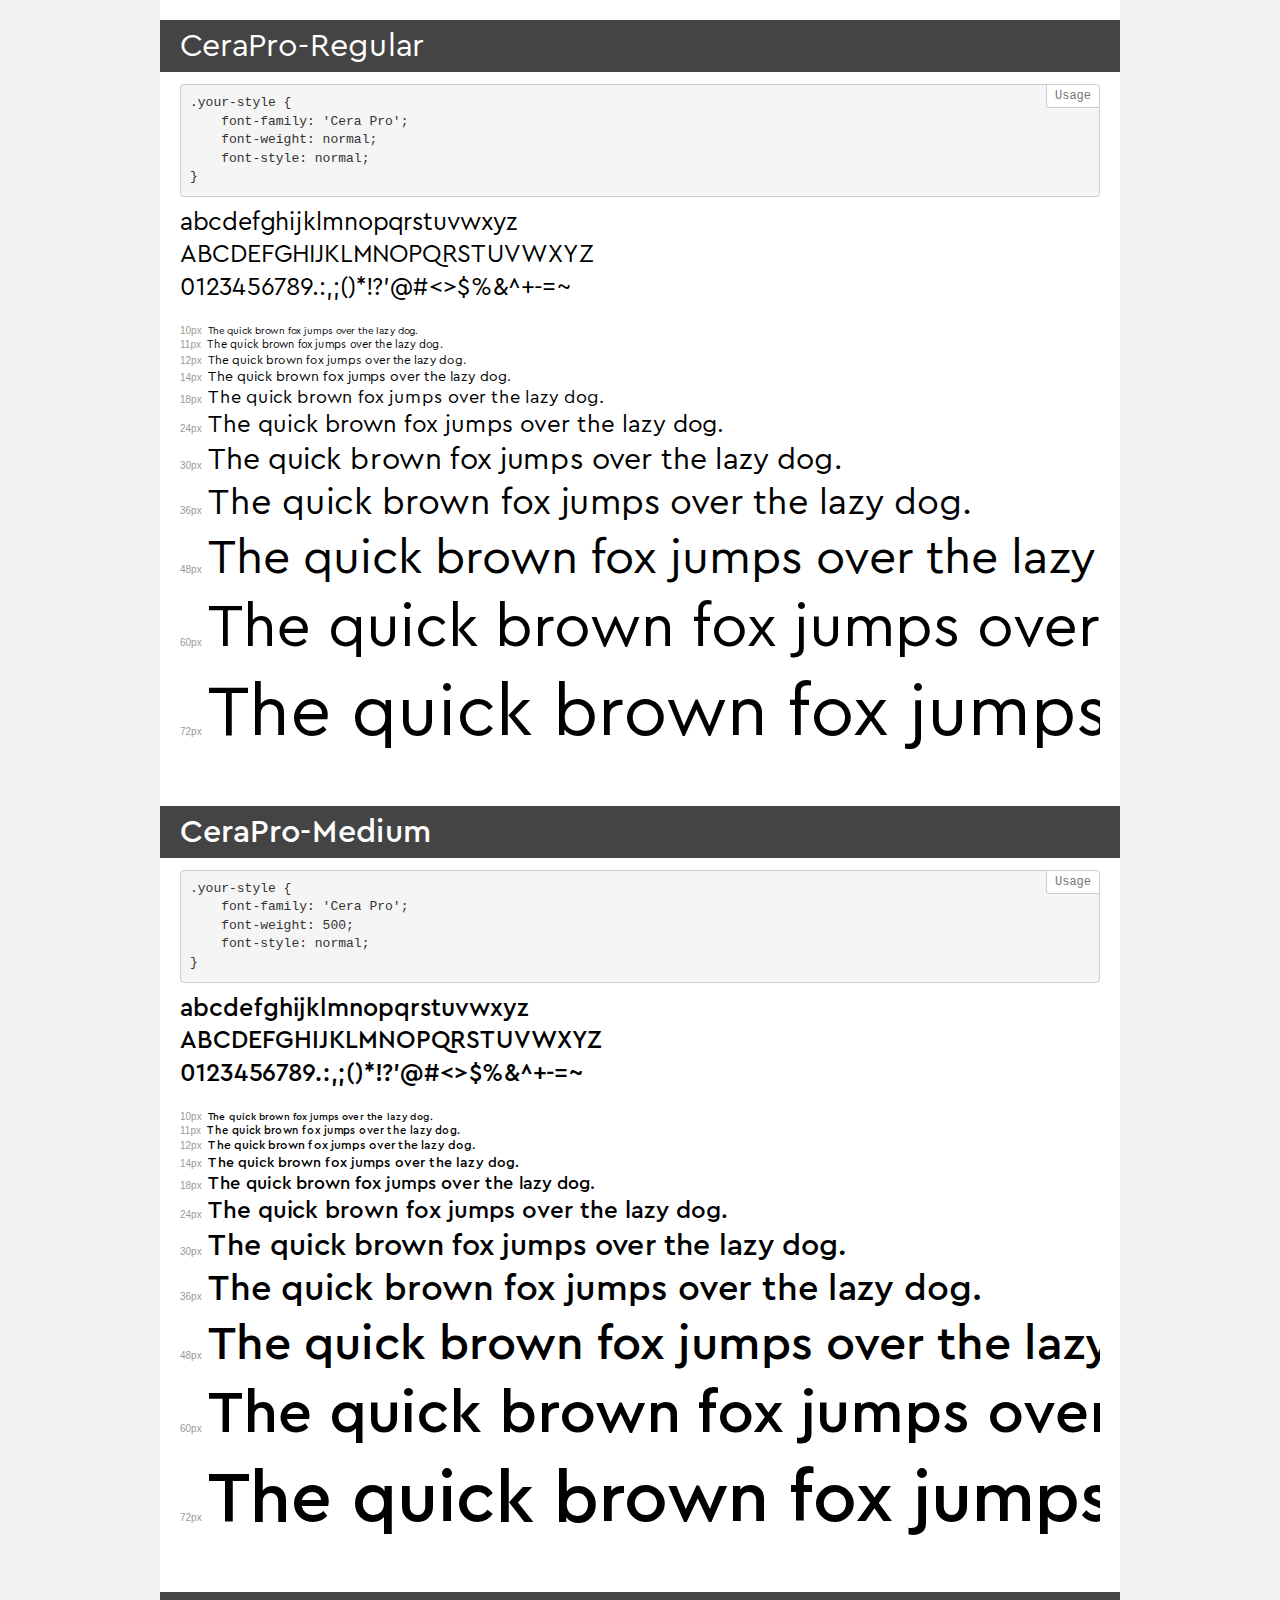
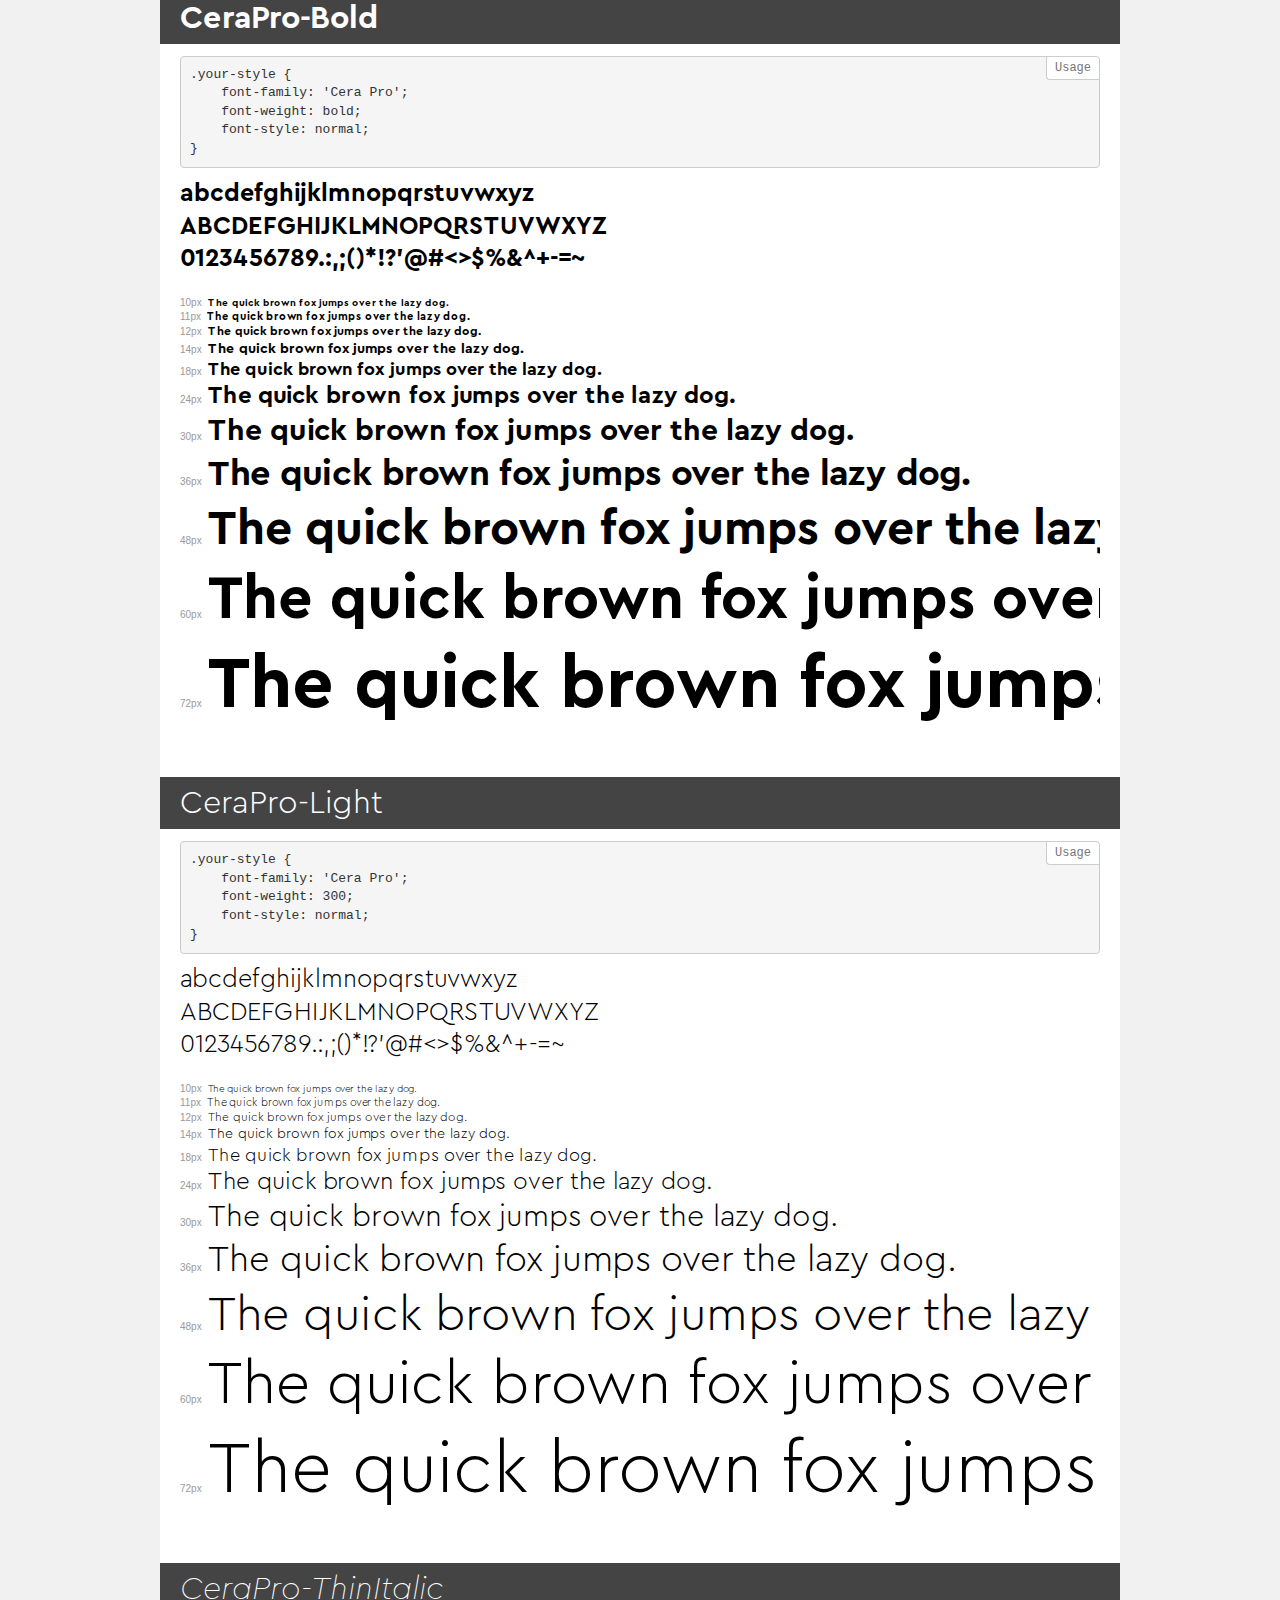
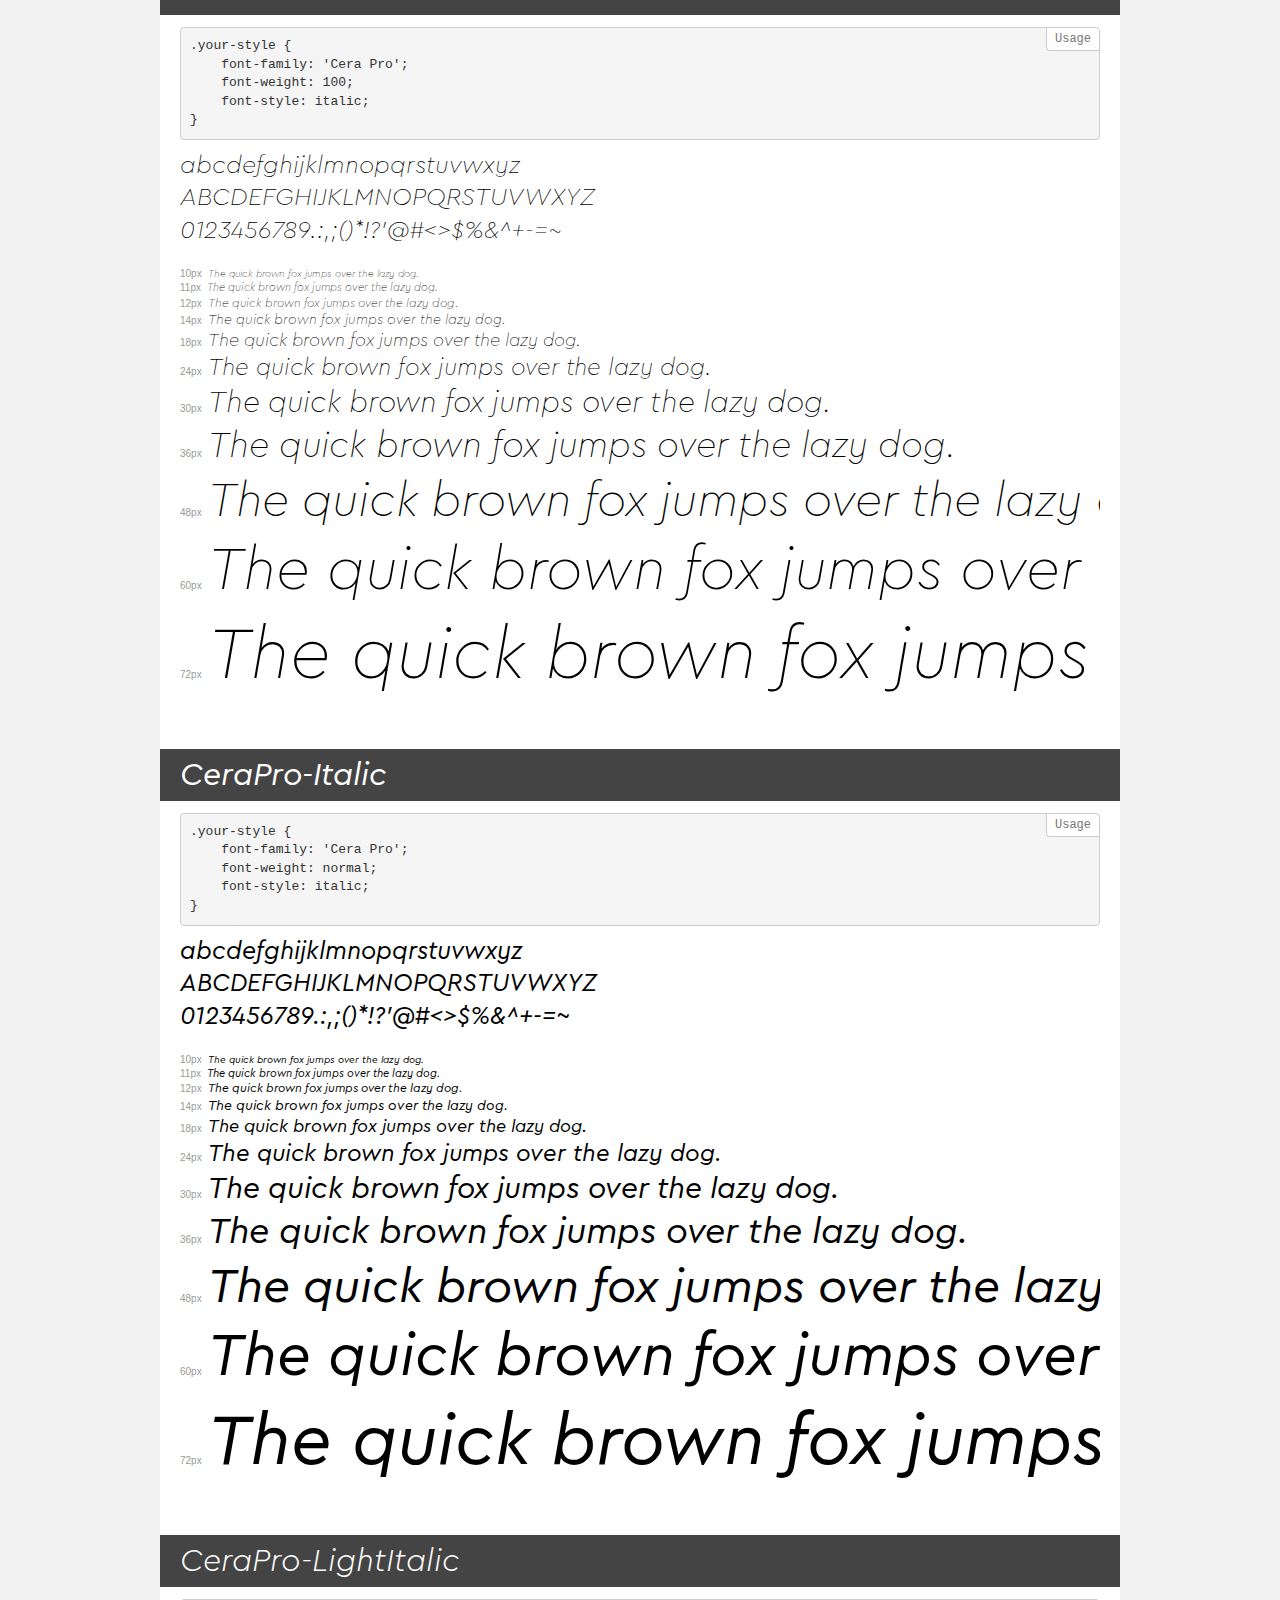
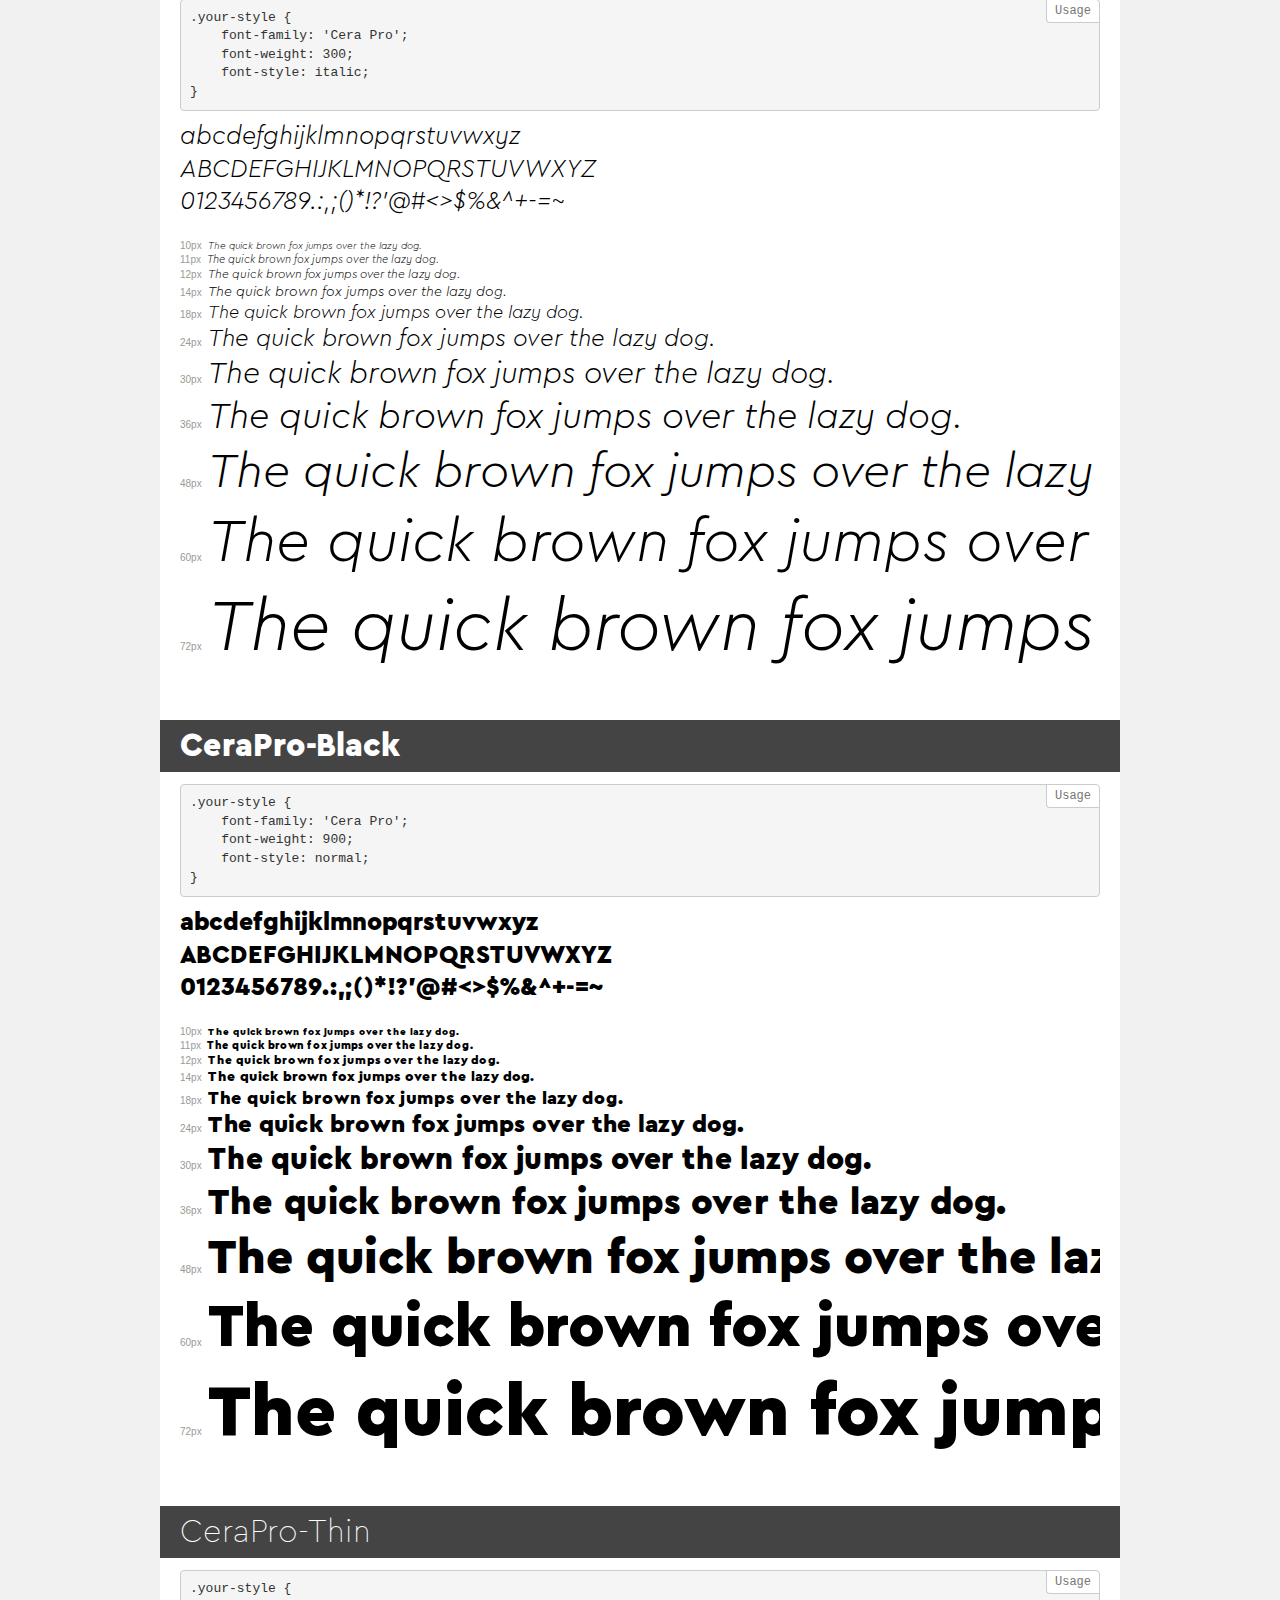
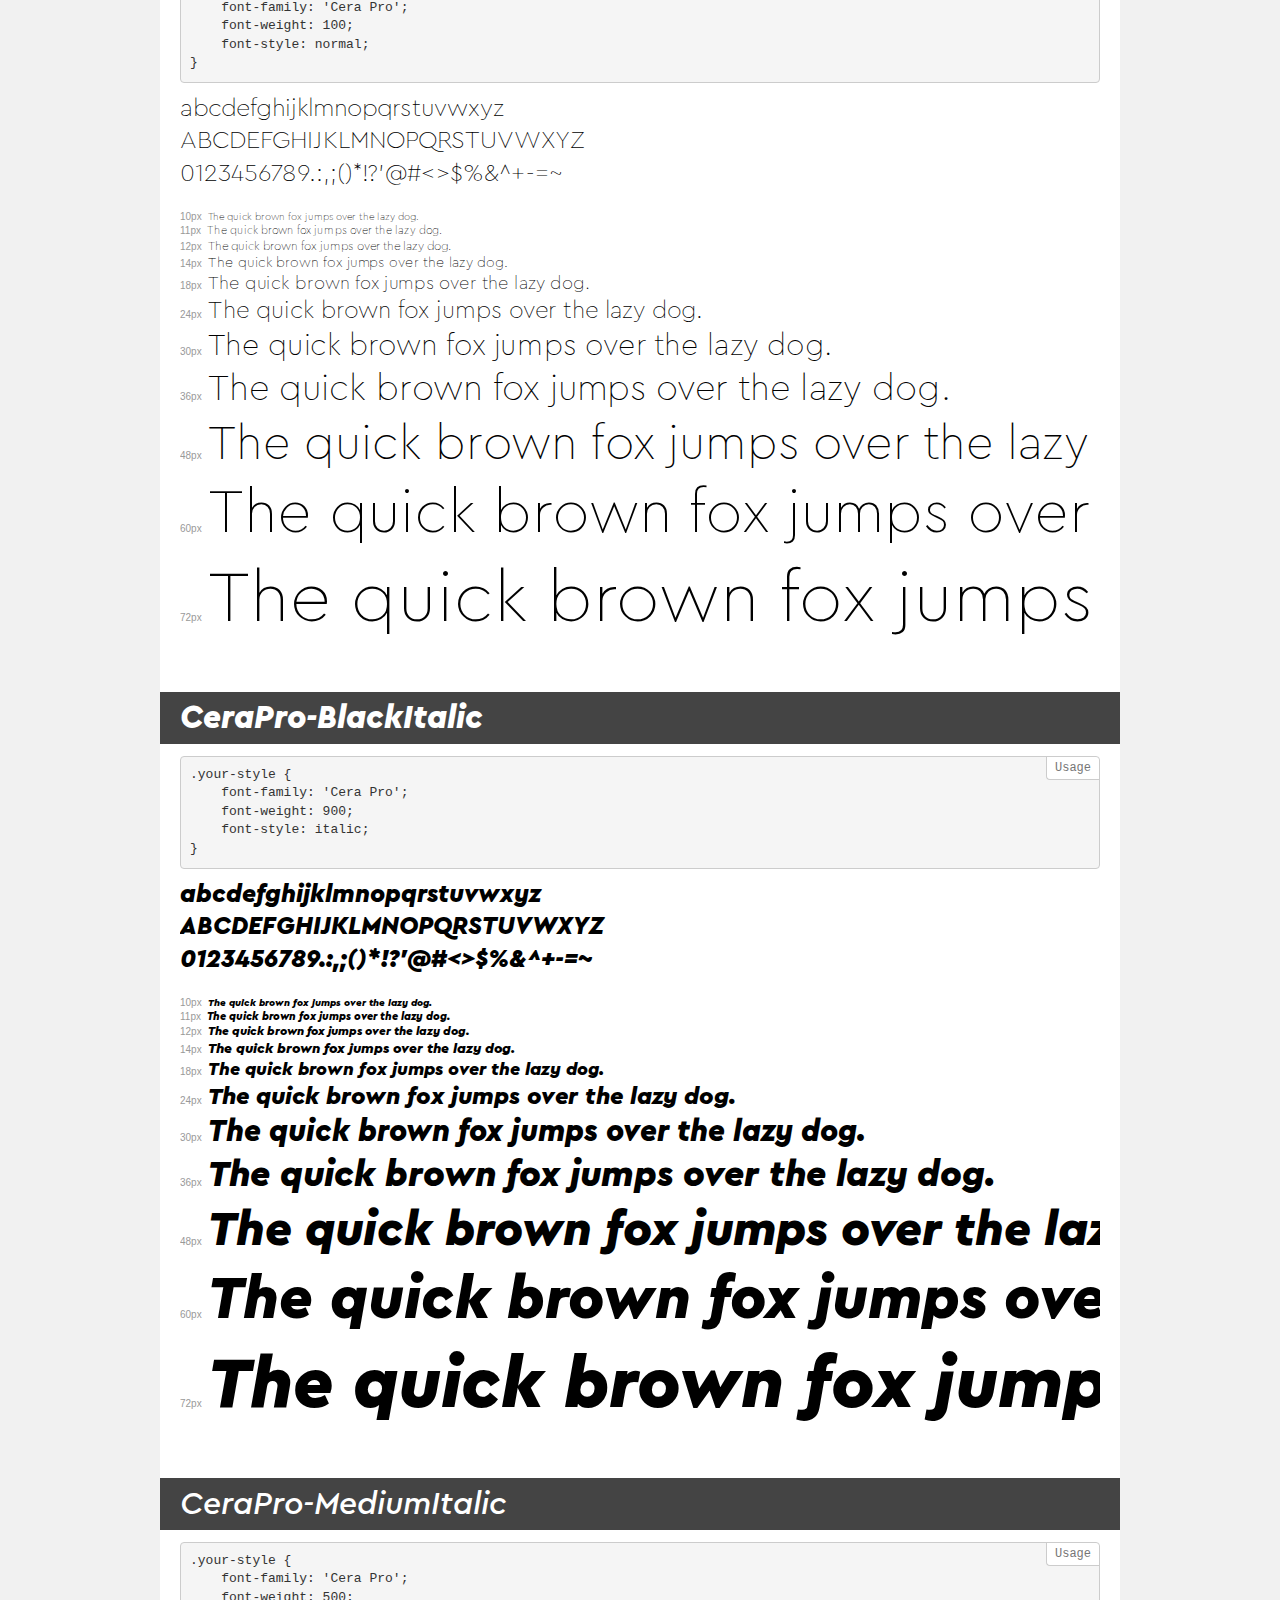
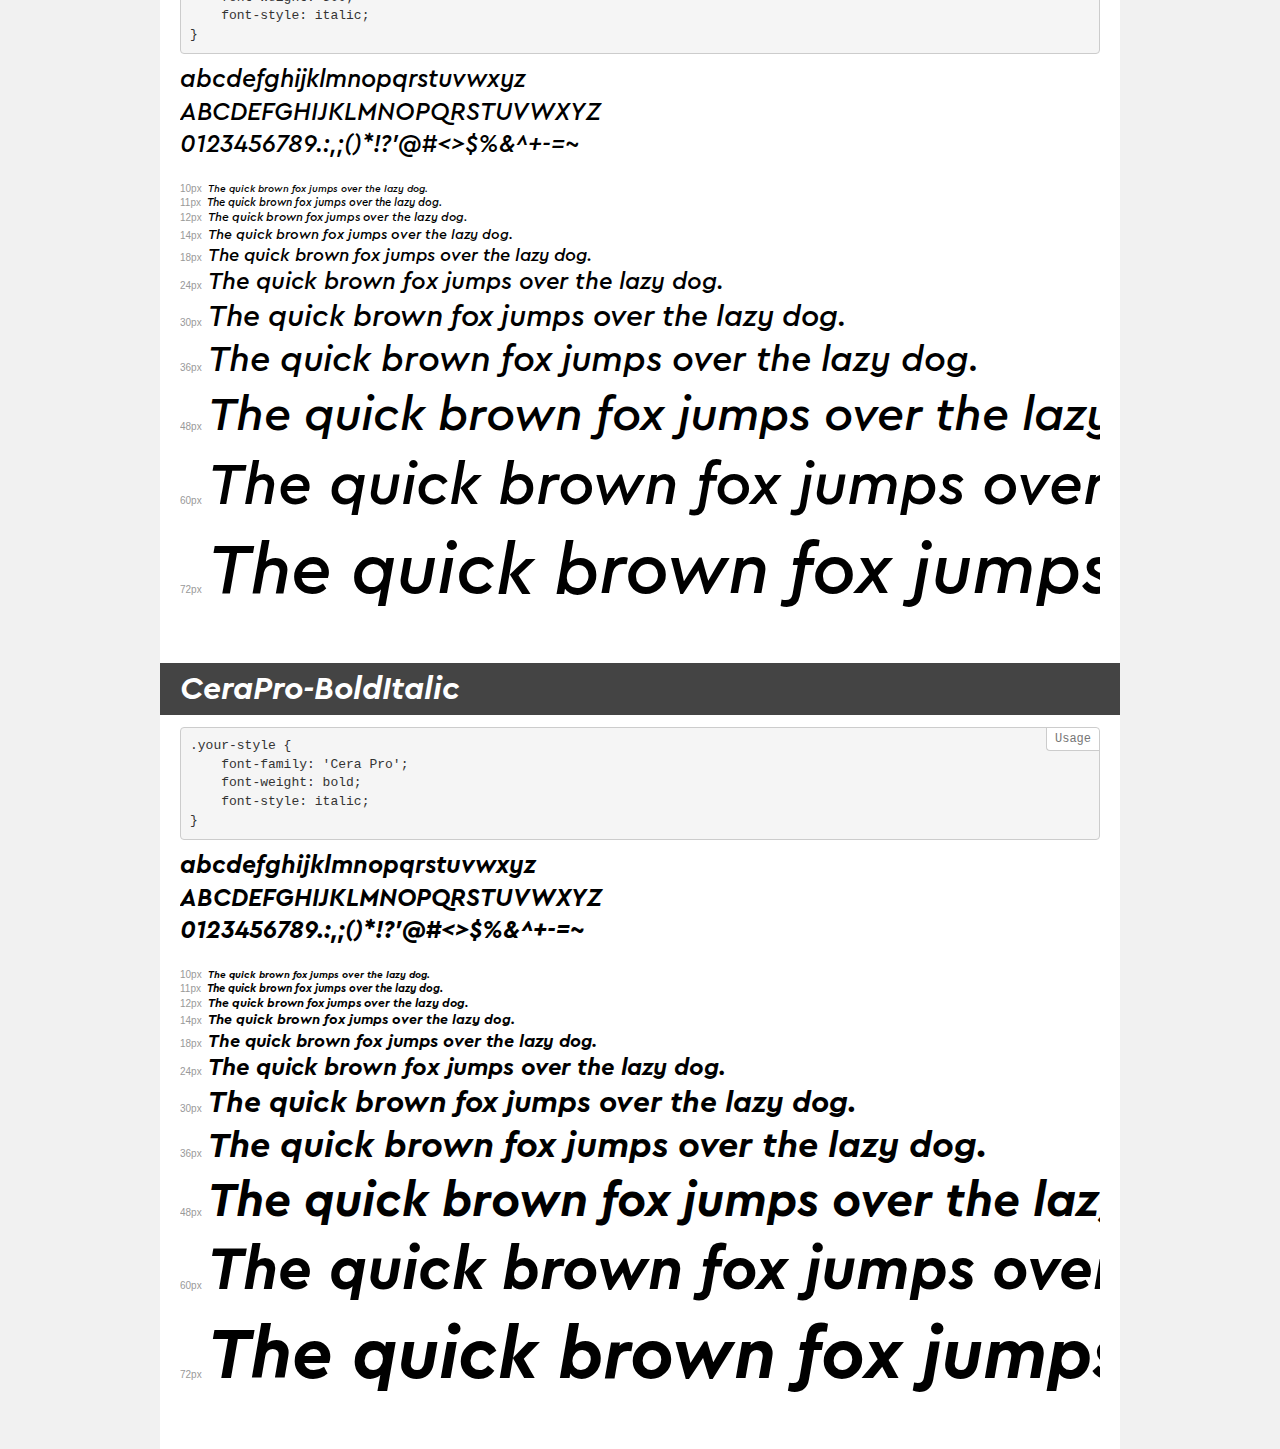
<file: font/transfonter.org-20200530-164303/demo.html>
<!DOCTYPE html>
<html>
<head>
    <meta charset="utf-8">
    <meta http-equiv="X-UA-Compatible" content="IE=edge">
    <meta name="viewport" content="width=device-width, initial-scale=1">
    <meta name="robots" content="noindex, noarchive">
    <meta name="format-detection" content="telephone=no">
    <title>Transfonter demo</title>
    <link href="stylesheet.css" rel="stylesheet">
    <style>
        /*
        http://meyerweb.com/eric/tools/css/reset/
        v2.0 | 20110126
        License: none (public domain)
        */
        html, body, div, span, applet, object, iframe,
        h1, h2, h3, h4, h5, h6, p, blockquote, pre,
        a, abbr, acronym, address, big, cite, code,
        del, dfn, em, img, ins, kbd, q, s, samp,
        small, strike, strong, sub, sup, tt, var,
        b, u, i, center,
        dl, dt, dd, ol, ul, li,
        fieldset, form, label, legend,
        table, caption, tbody, tfoot, thead, tr, th, td,
        article, aside, canvas, details, embed,
        figure, figcaption, footer, header, hgroup,
        menu, nav, output, ruby, section, summary,
        time, mark, audio, video {
            margin: 0;
            padding: 0;
            border: 0;
            font-size: 100%;
            font: inherit;
            vertical-align: baseline;
        }
        /* HTML5 display-role reset for older browsers */
        article, aside, details, figcaption, figure,
        footer, header, hgroup, menu, nav, section {
            display: block;
        }
        body {
            line-height: 1;
        }
        ol, ul {
            list-style: none;
        }
        blockquote, q {
            quotes: none;
        }
        blockquote:before, blockquote:after,
        q:before, q:after {
            content: '';
            content: none;
        }
        table {
            border-collapse: collapse;
            border-spacing: 0;
        }
        /* common styles */
        body {
            background: #f1f1f1;
            color: #000;
        }
        .page {
            background: #fff;
            width: 920px;
            margin: 0 auto;
            padding: 20px 20px 0 20px;
            overflow: hidden;
        }
        .font-container {
            overflow-x: auto;
            overflow-y: hidden;
            margin-bottom: 40px;
            line-height: 1.3;
            white-space: nowrap;
            padding-bottom: 5px;
        }
        h1 {
            position: relative;
            background: #444;
            font-size: 32px;
            color: #fff;
            padding: 10px 20px;
            margin: 0 -20px 12px -20px;
        }
        .letters {
            font-size: 25px;
            margin-bottom: 20px;
        }
        .s10:before {
            content: '10px';
        }
        .s11:before {
            content: '11px';
        }
        .s12:before {
            content: '12px';
        }
        .s14:before {
            content: '14px';
        }
        .s18:before {
            content: '18px';
        }
        .s24:before {
            content: '24px';
        }
        .s30:before {
            content: '30px';
        }
        .s36:before {
            content: '36px';
        }
        .s48:before {
            content: '48px';
        }
        .s60:before {
            content: '60px';
        }
        .s72:before {
            content: '72px';
        }
        .s10:before, .s11:before, .s12:before, .s14:before,
        .s18:before, .s24:before, .s30:before, .s36:before,
        .s48:before, .s60:before, .s72:before {
            font-family: Arial, sans-serif;
            font-size: 10px;
            font-weight: normal;
            font-style: normal;
            color: #999;
            padding-right: 6px;
        }
        pre {
            display: block;
            position: relative;
            padding: 9px;
            margin: 0 0 10px;
            font-family: Monaco, Menlo, Consolas, "Courier New", monospace !important;
            font-size: 13px;
            line-height: 1.428571429;
            color: #333;
            font-weight: normal !important;
            font-style: normal !important;
            background-color: #f5f5f5;
            border: 1px solid #ccc;
            overflow-x: auto;
            border-radius: 4px;
        }
        pre:after {
            display: block;
            position: absolute;
            right: 0;
            top: 0;
            content: 'Usage';
            line-height: 1;
            padding: 5px 8px;
            font-size: 12px;
            color: #767676;
            background-color: #fff;
            border: 1px solid #ccc;
            border-right: none;
            border-top: none;
            border-radius: 0 4px 0 4px;
            z-index: 10;
        }
        /* responsive */
        @media (max-width: 959px) {
            .page {
                width: auto;
                margin: 0;
            }
        }
    </style>
</head>
<body>
<div class="page">
    <div class="demo" style="font-family: 'Cera Pro'; font-weight: normal; font-style: normal;">
        <h1>CeraPro-Regular</h1>
        <pre>.your-style {
    font-family: 'Cera Pro';
    font-weight: normal;
    font-style: normal;
}</pre>
        <div class="font-container">
            <p class="letters">
                abcdefghijklmnopqrstuvwxyz<br>
ABCDEFGHIJKLMNOPQRSTUVWXYZ<br>
                0123456789.:,;()*!?'@#<>$%&^+-=~
            </p>
            <p class="s10" style="font-size: 10px;">The quick brown fox jumps over the lazy dog.</p>
            <p class="s11" style="font-size: 11px;">The quick brown fox jumps over the lazy dog.</p>
            <p class="s12" style="font-size: 12px;">The quick brown fox jumps over the lazy dog.</p>
            <p class="s14" style="font-size: 14px;">The quick brown fox jumps over the lazy dog.</p>
            <p class="s18" style="font-size: 18px;">The quick brown fox jumps over the lazy dog.</p>
            <p class="s24" style="font-size: 24px;">The quick brown fox jumps over the lazy dog.</p>
            <p class="s30" style="font-size: 30px;">The quick brown fox jumps over the lazy dog.</p>
            <p class="s36" style="font-size: 36px;">The quick brown fox jumps over the lazy dog.</p>
            <p class="s48" style="font-size: 48px;">The quick brown fox jumps over the lazy dog.</p>
            <p class="s60" style="font-size: 60px;">The quick brown fox jumps over the lazy dog.</p>
            <p class="s72" style="font-size: 72px;">The quick brown fox jumps over the lazy dog.</p>
        </div>
    </div>
    <div class="demo" style="font-family: 'Cera Pro'; font-weight: 500; font-style: normal;">
        <h1>CeraPro-Medium</h1>
        <pre>.your-style {
    font-family: 'Cera Pro';
    font-weight: 500;
    font-style: normal;
}</pre>
        <div class="font-container">
            <p class="letters">
                abcdefghijklmnopqrstuvwxyz<br>
ABCDEFGHIJKLMNOPQRSTUVWXYZ<br>
                0123456789.:,;()*!?'@#<>$%&^+-=~
            </p>
            <p class="s10" style="font-size: 10px;">The quick brown fox jumps over the lazy dog.</p>
            <p class="s11" style="font-size: 11px;">The quick brown fox jumps over the lazy dog.</p>
            <p class="s12" style="font-size: 12px;">The quick brown fox jumps over the lazy dog.</p>
            <p class="s14" style="font-size: 14px;">The quick brown fox jumps over the lazy dog.</p>
            <p class="s18" style="font-size: 18px;">The quick brown fox jumps over the lazy dog.</p>
            <p class="s24" style="font-size: 24px;">The quick brown fox jumps over the lazy dog.</p>
            <p class="s30" style="font-size: 30px;">The quick brown fox jumps over the lazy dog.</p>
            <p class="s36" style="font-size: 36px;">The quick brown fox jumps over the lazy dog.</p>
            <p class="s48" style="font-size: 48px;">The quick brown fox jumps over the lazy dog.</p>
            <p class="s60" style="font-size: 60px;">The quick brown fox jumps over the lazy dog.</p>
            <p class="s72" style="font-size: 72px;">The quick brown fox jumps over the lazy dog.</p>
        </div>
    </div>
    <div class="demo" style="font-family: 'Cera Pro'; font-weight: bold; font-style: normal;">
        <h1>CeraPro-Bold</h1>
        <pre>.your-style {
    font-family: 'Cera Pro';
    font-weight: bold;
    font-style: normal;
}</pre>
        <div class="font-container">
            <p class="letters">
                abcdefghijklmnopqrstuvwxyz<br>
ABCDEFGHIJKLMNOPQRSTUVWXYZ<br>
                0123456789.:,;()*!?'@#<>$%&^+-=~
            </p>
            <p class="s10" style="font-size: 10px;">The quick brown fox jumps over the lazy dog.</p>
            <p class="s11" style="font-size: 11px;">The quick brown fox jumps over the lazy dog.</p>
            <p class="s12" style="font-size: 12px;">The quick brown fox jumps over the lazy dog.</p>
            <p class="s14" style="font-size: 14px;">The quick brown fox jumps over the lazy dog.</p>
            <p class="s18" style="font-size: 18px;">The quick brown fox jumps over the lazy dog.</p>
            <p class="s24" style="font-size: 24px;">The quick brown fox jumps over the lazy dog.</p>
            <p class="s30" style="font-size: 30px;">The quick brown fox jumps over the lazy dog.</p>
            <p class="s36" style="font-size: 36px;">The quick brown fox jumps over the lazy dog.</p>
            <p class="s48" style="font-size: 48px;">The quick brown fox jumps over the lazy dog.</p>
            <p class="s60" style="font-size: 60px;">The quick brown fox jumps over the lazy dog.</p>
            <p class="s72" style="font-size: 72px;">The quick brown fox jumps over the lazy dog.</p>
        </div>
    </div>
    <div class="demo" style="font-family: 'Cera Pro'; font-weight: 300; font-style: normal;">
        <h1>CeraPro-Light</h1>
        <pre>.your-style {
    font-family: 'Cera Pro';
    font-weight: 300;
    font-style: normal;
}</pre>
        <div class="font-container">
            <p class="letters">
                abcdefghijklmnopqrstuvwxyz<br>
ABCDEFGHIJKLMNOPQRSTUVWXYZ<br>
                0123456789.:,;()*!?'@#<>$%&^+-=~
            </p>
            <p class="s10" style="font-size: 10px;">The quick brown fox jumps over the lazy dog.</p>
            <p class="s11" style="font-size: 11px;">The quick brown fox jumps over the lazy dog.</p>
            <p class="s12" style="font-size: 12px;">The quick brown fox jumps over the lazy dog.</p>
            <p class="s14" style="font-size: 14px;">The quick brown fox jumps over the lazy dog.</p>
            <p class="s18" style="font-size: 18px;">The quick brown fox jumps over the lazy dog.</p>
            <p class="s24" style="font-size: 24px;">The quick brown fox jumps over the lazy dog.</p>
            <p class="s30" style="font-size: 30px;">The quick brown fox jumps over the lazy dog.</p>
            <p class="s36" style="font-size: 36px;">The quick brown fox jumps over the lazy dog.</p>
            <p class="s48" style="font-size: 48px;">The quick brown fox jumps over the lazy dog.</p>
            <p class="s60" style="font-size: 60px;">The quick brown fox jumps over the lazy dog.</p>
            <p class="s72" style="font-size: 72px;">The quick brown fox jumps over the lazy dog.</p>
        </div>
    </div>
    <div class="demo" style="font-family: 'Cera Pro'; font-weight: 100; font-style: italic;">
        <h1>CeraPro-ThinItalic</h1>
        <pre>.your-style {
    font-family: 'Cera Pro';
    font-weight: 100;
    font-style: italic;
}</pre>
        <div class="font-container">
            <p class="letters">
                abcdefghijklmnopqrstuvwxyz<br>
ABCDEFGHIJKLMNOPQRSTUVWXYZ<br>
                0123456789.:,;()*!?'@#<>$%&^+-=~
            </p>
            <p class="s10" style="font-size: 10px;">The quick brown fox jumps over the lazy dog.</p>
            <p class="s11" style="font-size: 11px;">The quick brown fox jumps over the lazy dog.</p>
            <p class="s12" style="font-size: 12px;">The quick brown fox jumps over the lazy dog.</p>
            <p class="s14" style="font-size: 14px;">The quick brown fox jumps over the lazy dog.</p>
            <p class="s18" style="font-size: 18px;">The quick brown fox jumps over the lazy dog.</p>
            <p class="s24" style="font-size: 24px;">The quick brown fox jumps over the lazy dog.</p>
            <p class="s30" style="font-size: 30px;">The quick brown fox jumps over the lazy dog.</p>
            <p class="s36" style="font-size: 36px;">The quick brown fox jumps over the lazy dog.</p>
            <p class="s48" style="font-size: 48px;">The quick brown fox jumps over the lazy dog.</p>
            <p class="s60" style="font-size: 60px;">The quick brown fox jumps over the lazy dog.</p>
            <p class="s72" style="font-size: 72px;">The quick brown fox jumps over the lazy dog.</p>
        </div>
    </div>
    <div class="demo" style="font-family: 'Cera Pro'; font-weight: normal; font-style: italic;">
        <h1>CeraPro-Italic</h1>
        <pre>.your-style {
    font-family: 'Cera Pro';
    font-weight: normal;
    font-style: italic;
}</pre>
        <div class="font-container">
            <p class="letters">
                abcdefghijklmnopqrstuvwxyz<br>
ABCDEFGHIJKLMNOPQRSTUVWXYZ<br>
                0123456789.:,;()*!?'@#<>$%&^+-=~
            </p>
            <p class="s10" style="font-size: 10px;">The quick brown fox jumps over the lazy dog.</p>
            <p class="s11" style="font-size: 11px;">The quick brown fox jumps over the lazy dog.</p>
            <p class="s12" style="font-size: 12px;">The quick brown fox jumps over the lazy dog.</p>
            <p class="s14" style="font-size: 14px;">The quick brown fox jumps over the lazy dog.</p>
            <p class="s18" style="font-size: 18px;">The quick brown fox jumps over the lazy dog.</p>
            <p class="s24" style="font-size: 24px;">The quick brown fox jumps over the lazy dog.</p>
            <p class="s30" style="font-size: 30px;">The quick brown fox jumps over the lazy dog.</p>
            <p class="s36" style="font-size: 36px;">The quick brown fox jumps over the lazy dog.</p>
            <p class="s48" style="font-size: 48px;">The quick brown fox jumps over the lazy dog.</p>
            <p class="s60" style="font-size: 60px;">The quick brown fox jumps over the lazy dog.</p>
            <p class="s72" style="font-size: 72px;">The quick brown fox jumps over the lazy dog.</p>
        </div>
    </div>
    <div class="demo" style="font-family: 'Cera Pro'; font-weight: 300; font-style: italic;">
        <h1>CeraPro-LightItalic</h1>
        <pre>.your-style {
    font-family: 'Cera Pro';
    font-weight: 300;
    font-style: italic;
}</pre>
        <div class="font-container">
            <p class="letters">
                abcdefghijklmnopqrstuvwxyz<br>
ABCDEFGHIJKLMNOPQRSTUVWXYZ<br>
                0123456789.:,;()*!?'@#<>$%&^+-=~
            </p>
            <p class="s10" style="font-size: 10px;">The quick brown fox jumps over the lazy dog.</p>
            <p class="s11" style="font-size: 11px;">The quick brown fox jumps over the lazy dog.</p>
            <p class="s12" style="font-size: 12px;">The quick brown fox jumps over the lazy dog.</p>
            <p class="s14" style="font-size: 14px;">The quick brown fox jumps over the lazy dog.</p>
            <p class="s18" style="font-size: 18px;">The quick brown fox jumps over the lazy dog.</p>
            <p class="s24" style="font-size: 24px;">The quick brown fox jumps over the lazy dog.</p>
            <p class="s30" style="font-size: 30px;">The quick brown fox jumps over the lazy dog.</p>
            <p class="s36" style="font-size: 36px;">The quick brown fox jumps over the lazy dog.</p>
            <p class="s48" style="font-size: 48px;">The quick brown fox jumps over the lazy dog.</p>
            <p class="s60" style="font-size: 60px;">The quick brown fox jumps over the lazy dog.</p>
            <p class="s72" style="font-size: 72px;">The quick brown fox jumps over the lazy dog.</p>
        </div>
    </div>
    <div class="demo" style="font-family: 'Cera Pro'; font-weight: 900; font-style: normal;">
        <h1>CeraPro-Black</h1>
        <pre>.your-style {
    font-family: 'Cera Pro';
    font-weight: 900;
    font-style: normal;
}</pre>
        <div class="font-container">
            <p class="letters">
                abcdefghijklmnopqrstuvwxyz<br>
ABCDEFGHIJKLMNOPQRSTUVWXYZ<br>
                0123456789.:,;()*!?'@#<>$%&^+-=~
            </p>
            <p class="s10" style="font-size: 10px;">The quick brown fox jumps over the lazy dog.</p>
            <p class="s11" style="font-size: 11px;">The quick brown fox jumps over the lazy dog.</p>
            <p class="s12" style="font-size: 12px;">The quick brown fox jumps over the lazy dog.</p>
            <p class="s14" style="font-size: 14px;">The quick brown fox jumps over the lazy dog.</p>
            <p class="s18" style="font-size: 18px;">The quick brown fox jumps over the lazy dog.</p>
            <p class="s24" style="font-size: 24px;">The quick brown fox jumps over the lazy dog.</p>
            <p class="s30" style="font-size: 30px;">The quick brown fox jumps over the lazy dog.</p>
            <p class="s36" style="font-size: 36px;">The quick brown fox jumps over the lazy dog.</p>
            <p class="s48" style="font-size: 48px;">The quick brown fox jumps over the lazy dog.</p>
            <p class="s60" style="font-size: 60px;">The quick brown fox jumps over the lazy dog.</p>
            <p class="s72" style="font-size: 72px;">The quick brown fox jumps over the lazy dog.</p>
        </div>
    </div>
    <div class="demo" style="font-family: 'Cera Pro'; font-weight: 100; font-style: normal;">
        <h1>CeraPro-Thin</h1>
        <pre>.your-style {
    font-family: 'Cera Pro';
    font-weight: 100;
    font-style: normal;
}</pre>
        <div class="font-container">
            <p class="letters">
                abcdefghijklmnopqrstuvwxyz<br>
ABCDEFGHIJKLMNOPQRSTUVWXYZ<br>
                0123456789.:,;()*!?'@#<>$%&^+-=~
            </p>
            <p class="s10" style="font-size: 10px;">The quick brown fox jumps over the lazy dog.</p>
            <p class="s11" style="font-size: 11px;">The quick brown fox jumps over the lazy dog.</p>
            <p class="s12" style="font-size: 12px;">The quick brown fox jumps over the lazy dog.</p>
            <p class="s14" style="font-size: 14px;">The quick brown fox jumps over the lazy dog.</p>
            <p class="s18" style="font-size: 18px;">The quick brown fox jumps over the lazy dog.</p>
            <p class="s24" style="font-size: 24px;">The quick brown fox jumps over the lazy dog.</p>
            <p class="s30" style="font-size: 30px;">The quick brown fox jumps over the lazy dog.</p>
            <p class="s36" style="font-size: 36px;">The quick brown fox jumps over the lazy dog.</p>
            <p class="s48" style="font-size: 48px;">The quick brown fox jumps over the lazy dog.</p>
            <p class="s60" style="font-size: 60px;">The quick brown fox jumps over the lazy dog.</p>
            <p class="s72" style="font-size: 72px;">The quick brown fox jumps over the lazy dog.</p>
        </div>
    </div>
    <div class="demo" style="font-family: 'Cera Pro'; font-weight: 900; font-style: italic;">
        <h1>CeraPro-BlackItalic</h1>
        <pre>.your-style {
    font-family: 'Cera Pro';
    font-weight: 900;
    font-style: italic;
}</pre>
        <div class="font-container">
            <p class="letters">
                abcdefghijklmnopqrstuvwxyz<br>
ABCDEFGHIJKLMNOPQRSTUVWXYZ<br>
                0123456789.:,;()*!?'@#<>$%&^+-=~
            </p>
            <p class="s10" style="font-size: 10px;">The quick brown fox jumps over the lazy dog.</p>
            <p class="s11" style="font-size: 11px;">The quick brown fox jumps over the lazy dog.</p>
            <p class="s12" style="font-size: 12px;">The quick brown fox jumps over the lazy dog.</p>
            <p class="s14" style="font-size: 14px;">The quick brown fox jumps over the lazy dog.</p>
            <p class="s18" style="font-size: 18px;">The quick brown fox jumps over the lazy dog.</p>
            <p class="s24" style="font-size: 24px;">The quick brown fox jumps over the lazy dog.</p>
            <p class="s30" style="font-size: 30px;">The quick brown fox jumps over the lazy dog.</p>
            <p class="s36" style="font-size: 36px;">The quick brown fox jumps over the lazy dog.</p>
            <p class="s48" style="font-size: 48px;">The quick brown fox jumps over the lazy dog.</p>
            <p class="s60" style="font-size: 60px;">The quick brown fox jumps over the lazy dog.</p>
            <p class="s72" style="font-size: 72px;">The quick brown fox jumps over the lazy dog.</p>
        </div>
    </div>
    <div class="demo" style="font-family: 'Cera Pro'; font-weight: 500; font-style: italic;">
        <h1>CeraPro-MediumItalic</h1>
        <pre>.your-style {
    font-family: 'Cera Pro';
    font-weight: 500;
    font-style: italic;
}</pre>
        <div class="font-container">
            <p class="letters">
                abcdefghijklmnopqrstuvwxyz<br>
ABCDEFGHIJKLMNOPQRSTUVWXYZ<br>
                0123456789.:,;()*!?'@#<>$%&^+-=~
            </p>
            <p class="s10" style="font-size: 10px;">The quick brown fox jumps over the lazy dog.</p>
            <p class="s11" style="font-size: 11px;">The quick brown fox jumps over the lazy dog.</p>
            <p class="s12" style="font-size: 12px;">The quick brown fox jumps over the lazy dog.</p>
            <p class="s14" style="font-size: 14px;">The quick brown fox jumps over the lazy dog.</p>
            <p class="s18" style="font-size: 18px;">The quick brown fox jumps over the lazy dog.</p>
            <p class="s24" style="font-size: 24px;">The quick brown fox jumps over the lazy dog.</p>
            <p class="s30" style="font-size: 30px;">The quick brown fox jumps over the lazy dog.</p>
            <p class="s36" style="font-size: 36px;">The quick brown fox jumps over the lazy dog.</p>
            <p class="s48" style="font-size: 48px;">The quick brown fox jumps over the lazy dog.</p>
            <p class="s60" style="font-size: 60px;">The quick brown fox jumps over the lazy dog.</p>
            <p class="s72" style="font-size: 72px;">The quick brown fox jumps over the lazy dog.</p>
        </div>
    </div>
    <div class="demo" style="font-family: 'Cera Pro'; font-weight: bold; font-style: italic;">
        <h1>CeraPro-BoldItalic</h1>
        <pre>.your-style {
    font-family: 'Cera Pro';
    font-weight: bold;
    font-style: italic;
}</pre>
        <div class="font-container">
            <p class="letters">
                abcdefghijklmnopqrstuvwxyz<br>
ABCDEFGHIJKLMNOPQRSTUVWXYZ<br>
                0123456789.:,;()*!?'@#<>$%&^+-=~
            </p>
            <p class="s10" style="font-size: 10px;">The quick brown fox jumps over the lazy dog.</p>
            <p class="s11" style="font-size: 11px;">The quick brown fox jumps over the lazy dog.</p>
            <p class="s12" style="font-size: 12px;">The quick brown fox jumps over the lazy dog.</p>
            <p class="s14" style="font-size: 14px;">The quick brown fox jumps over the lazy dog.</p>
            <p class="s18" style="font-size: 18px;">The quick brown fox jumps over the lazy dog.</p>
            <p class="s24" style="font-size: 24px;">The quick brown fox jumps over the lazy dog.</p>
            <p class="s30" style="font-size: 30px;">The quick brown fox jumps over the lazy dog.</p>
            <p class="s36" style="font-size: 36px;">The quick brown fox jumps over the lazy dog.</p>
            <p class="s48" style="font-size: 48px;">The quick brown fox jumps over the lazy dog.</p>
            <p class="s60" style="font-size: 60px;">The quick brown fox jumps over the lazy dog.</p>
            <p class="s72" style="font-size: 72px;">The quick brown fox jumps over the lazy dog.</p>
        </div>
    </div>
</div>
</body>
</html>
</file>
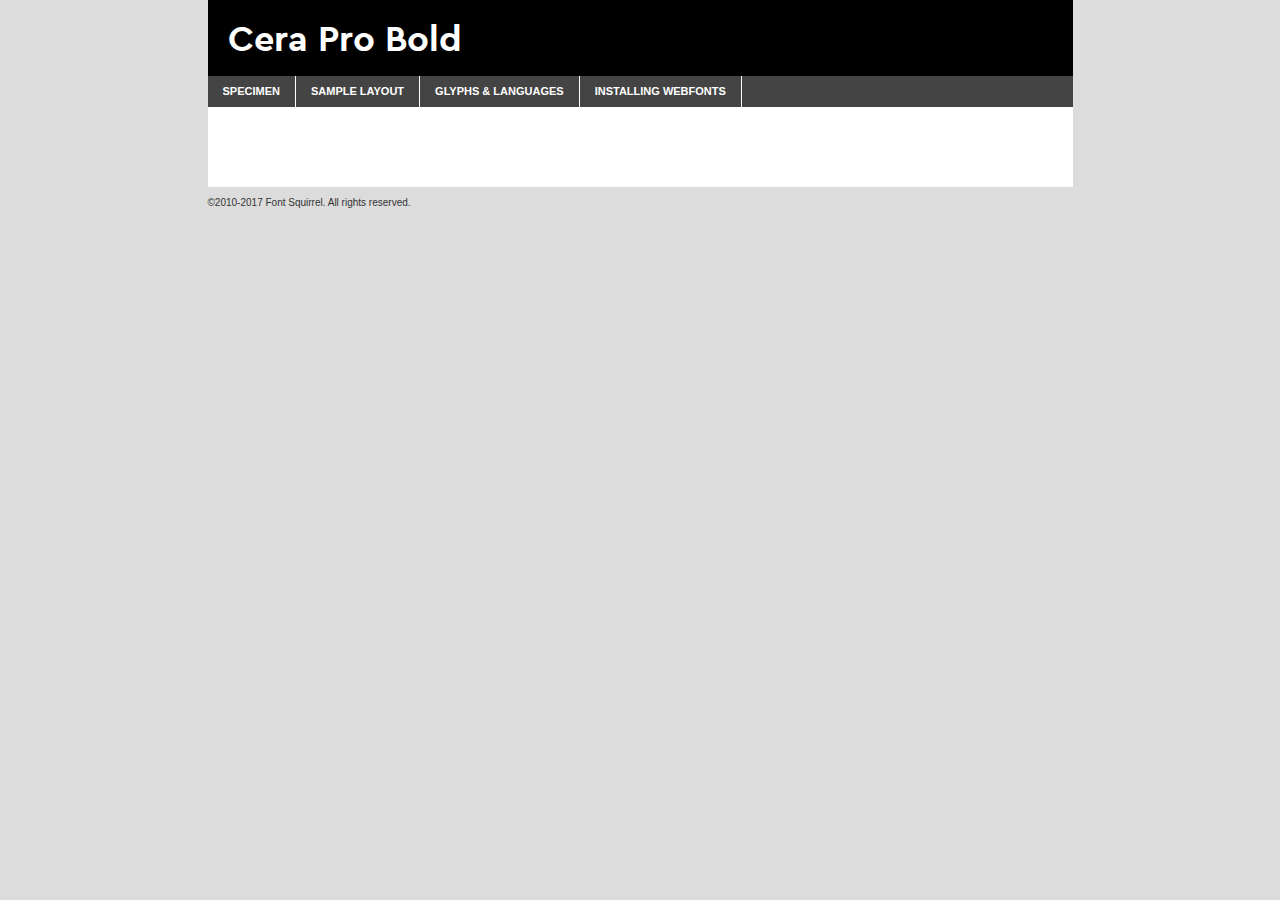
<file: font/webfontkit-20200530-124334s/cerapro-bold-demo.html>
<!DOCTYPE html PUBLIC "-//W3C//DTD XHTML 1.0 Transitional//EN"
	"http://www.w3.org/TR/xhtml1/DTD/xhtml1-transitional.dtd">

<html xmlns="http://www.w3.org/1999/xhtml" xml:lang="en" lang="en">
<head>
	<meta http-equiv="Content-Type" content="text/html; charset=utf-8" />
	<script src="http://ajax.googleapis.com/ajax/libs/jquery/1.7.2/jquery.min.js" type="text/javascript" charset="utf-8"></script>
	<script type="text/javascript">
	(function($){$.fn.easyTabs=function(option){var param=jQuery.extend({fadeSpeed:"fast",defaultContent:1,activeClass:'active'},option);$(this).each(function(){var thisId="#"+this.id;if(param.defaultContent==''){param.defaultContent=1;}
	if(typeof param.defaultContent=="number")
	{var defaultTab=$(thisId+" .tabs li:eq("+(param.defaultContent-1)+") a").attr('href').substr(1);}else{var defaultTab=param.defaultContent;}
	$(thisId+" .tabs li a").each(function(){var tabToHide=$(this).attr('href').substr(1);$("#"+tabToHide).addClass('easytabs-tab-content');});hideAll();changeContent(defaultTab);function hideAll(){$(thisId+" .easytabs-tab-content").hide();}
	function changeContent(tabId){hideAll();$(thisId+" .tabs li").removeClass(param.activeClass);$(thisId+" .tabs li a[href=#"+tabId+"]").closest('li').addClass(param.activeClass);if(param.fadeSpeed!="none")
	{$(thisId+" #"+tabId).fadeIn(param.fadeSpeed);}else{$(thisId+" #"+tabId).show();}}
	$(thisId+" .tabs li").click(function(){var tabId=$(this).find('a').attr('href').substr(1);changeContent(tabId);return false;});});}})(jQuery);
	</script>
	<link rel="stylesheet" href="specimen_files/specimen_stylesheet.css" type="text/css" charset="utf-8" />
	<link rel="stylesheet" href="stylesheet.css" type="text/css" charset="utf-8" />

	<style type="text/css">
					body{
				font-family: 'cera_probold';
							}
		</style>

	<title>Cera Pro Bold Specimen</title>
	
	
	<script type="text/javascript" charset="utf-8">
		$(document).ready(function() {
			$('#container').easyTabs({defaultContent:1});
		});
	</script>
</head>

<body>
<div id="container">
	<div id="header">
		Cera Pro Bold	</div>
	<ul class="tabs">
		<li><a href="#specimen">Specimen</a></li>
		<li><a href="#layout">Sample Layout</a></li>
				<li><a href="#glyphs">Glyphs &amp; Languages</a></li>
		<li><a href="#installing">Installing Webfonts</a></li>
		
	</ul>
	
	<div id="main_content">

		
			<div id="specimen">
		
				<div class="section">
					<div class="grid12 firstcol">
						<div class="huge">AaBb</div>
					</div>
				</div>
		
				<div class="section">
					<div class="glyph_range">A&#x200B;B&#x200b;C&#x200b;D&#x200b;E&#x200b;F&#x200b;G&#x200b;H&#x200b;I&#x200b;J&#x200b;K&#x200b;L&#x200b;M&#x200b;N&#x200b;O&#x200b;P&#x200b;Q&#x200b;R&#x200b;S&#x200b;T&#x200b;U&#x200b;V&#x200b;W&#x200b;X&#x200b;Y&#x200b;Z&#x200b;a&#x200b;b&#x200b;c&#x200b;d&#x200b;e&#x200b;f&#x200b;g&#x200b;h&#x200b;i&#x200b;j&#x200b;k&#x200b;l&#x200b;m&#x200b;n&#x200b;o&#x200b;p&#x200b;q&#x200b;r&#x200b;s&#x200b;t&#x200b;u&#x200b;v&#x200b;w&#x200b;x&#x200b;y&#x200b;z&#x200b;1&#x200b;2&#x200b;3&#x200b;4&#x200b;5&#x200b;6&#x200b;7&#x200b;8&#x200b;9&#x200b;0&#x200b;&amp;&#x200b;.&#x200b;,&#x200b;?&#x200b;!&#x200b;&#64;&#x200b;(&#x200b;)&#x200b;#&#x200b;$&#x200b;%&#x200b;*&#x200b;+&#x200b;-&#x200b;=&#x200b;:&#x200b;;</div>
				</div>
				<div class="section">
					<div class="grid12 firstcol">
						<table class="sample_table">
							<tr><td>10</td><td class="size10">abcdefghijklmnopqrstuvwxyzABCDEFGHIJKLMNOPQRSTUVWXYZ0123456789abcdefghijklmnopqrstuvwxyzABCDEFGHIJKLMNOPQRSTUVWXYZ0123456789abcdefghijklmnopqrstuvwxyzABCDEFGHIJKLMNOPQRSTUVWXYZ</td></tr>
							<tr><td>11</td><td class="size11">abcdefghijklmnopqrstuvwxyzABCDEFGHIJKLMNOPQRSTUVWXYZ0123456789abcdefghijklmnopqrstuvwxyzABCDEFGHIJKLMNOPQRSTUVWXYZ0123456789abcdefghijklmnopqrstuvwxyzABCDEFGHIJKLMNOPQRSTUVWXYZ</td></tr>
							<tr><td>12</td><td class="size12">abcdefghijklmnopqrstuvwxyzABCDEFGHIJKLMNOPQRSTUVWXYZ0123456789abcdefghijklmnopqrstuvwxyzABCDEFGHIJKLMNOPQRSTUVWXYZ0123456789abcdefghijklmnopqrstuvwxyzABCDEFGHIJKLMNOPQRSTUVWXYZ</td></tr>
							<tr><td>13</td><td class="size13">abcdefghijklmnopqrstuvwxyzABCDEFGHIJKLMNOPQRSTUVWXYZ0123456789abcdefghijklmnopqrstuvwxyzABCDEFGHIJKLMNOPQRSTUVWXYZ0123456789abcdefghijklmnopqrstuvwxyzABCDEFGHIJKLMNOPQRSTUVWXYZ</td></tr>
							<tr><td>14</td><td class="size14">abcdefghijklmnopqrstuvwxyzABCDEFGHIJKLMNOPQRSTUVWXYZ0123456789abcdefghijklmnopqrstuvwxyzABCDEFGHIJKLMNOPQRSTUVWXYZ0123456789abcdefghijklmnopqrstuvwxyzABCDEFGHIJKLMNOPQRSTUVWXYZ</td></tr>
							<tr><td>16</td><td class="size16">abcdefghijklmnopqrstuvwxyzABCDEFGHIJKLMNOPQRSTUVWXYZ0123456789abcdefghijklmnopqrstuvwxyzABCDEFGHIJKLMNOPQRSTUVWXYZ</td></tr>
							<tr><td>18</td><td class="size18">abcdefghijklmnopqrstuvwxyzABCDEFGHIJKLMNOPQRSTUVWXYZ0123456789abcdefghijklmnopqrstuvwxyzABCDEFGHIJKLMNOPQRSTUVWXYZ</td></tr>
							<tr><td>20</td><td class="size20">abcdefghijklmnopqrstuvwxyzABCDEFGHIJKLMNOPQRSTUVWXYZ0123456789abcdefghijklmnopqrstuvwxyzABCDEFGHIJKLMNOPQRSTUVWXYZ</td></tr>
							<tr><td>24</td><td class="size24">abcdefghijklmnopqrstuvwxyzABCDEFGHIJKLMNOPQRSTUVWXYZ0123456789abcdefghijklmnopqrstuvwxyzABCDEFGHIJKLMNOPQRSTUVWXYZ</td></tr>
							<tr><td>30</td><td class="size30">abcdefghijklmnopqrstuvwxyzABCDEFGHIJKLMNOPQRSTUVWXYZ0123456789abcdefghijklmnopqrstuvwxyzABCDEFGHIJKLMNOPQRSTUVWXYZ</td></tr>
							<tr><td>36</td><td class="size36">abcdefghijklmnopqrstuvwxyzABCDEFGHIJKLMNOPQRSTUVWXYZ0123456789abcdefghijklmnopqrstuvwxyzABCDEFGHIJKLMNOPQRSTUVWXYZ</td></tr>
							<tr><td>48</td><td class="size48">abcdefghijklmnopqrstuvwxyzABCDEFGHIJKLMNOPQRSTUVWXYZ0123456789abcdefghijklmnopqrstuvwxyzABCDEFGHIJKLMNOPQRSTUVWXYZ</td></tr>
							<tr><td>60</td><td class="size60">abcdefghijklmnopqrstuvwxyzABCDEFGHIJKLMNOPQRSTUVWXYZ0123456789abcdefghijklmnopqrstuvwxyzABCDEFGHIJKLMNOPQRSTUVWXYZ</td></tr>
							<tr><td>72</td><td class="size72">abcdefghijklmnopqrstuvwxyzABCDEFGHIJKLMNOPQRSTUVWXYZ0123456789abcdefghijklmnopqrstuvwxyzABCDEFGHIJKLMNOPQRSTUVWXYZ</td></tr>
							<tr><td>90</td><td class="size90">abcdefghijklmnopqrstuvwxyzABCDEFGHIJKLMNOPQRSTUVWXYZ0123456789abcdefghijklmnopqrstuvwxyzABCDEFGHIJKLMNOPQRSTUVWXYZ</td></tr>
						</table>
				
					</div>
			
				</div>
		
		
		
								<div class="section" id="bodycomparison">


										<div id="xheight">
				<div class="fontbody">&#x25FC;&#x25FC;&#x25FC;&#x25FC;&#x25FC;&#x25FC;&#x25FC;&#x25FC;&#x25FC;&#x25FC;&#x25FC;&#x25FC;&#x25FC;&#x25FC;&#x25FC;&#x25FC;&#x25FC;&#x25FC;&#x25FC;&#x25FC;&#x25FC;&#x25FC;&#x25FC;&#x25FC;&#x25FC;&#x25FC;&#x25FC;&#x25FC;&#x25FC;&#x25FC;&#x25FC;&#x25FC;&#x25FC;&#x25FC;&#x25FC;&#x25FC;&#x25FC;&#x25FC;&#x25FC;&#x25FC;&#x25FC;&#x25FC;&#x25FC;&#x25FC;&#x25FC;&#x25FC;&#x25FC;&#x25FC;&#x25FC;&#x25FC;&#x25FC;&#x25FC;&#x25FC;&#x25FC;&#x25FC;&#x25FC;&#x25FC;&#x25FC;&#x25FC;&#x25FC;&#x25FC;&#x25FC;&#x25FC;&#x25FC;&#x25FC;&#x25FC;&#x25FC;&#x25FC;&#x25FC;&#x25FC;&#x25FC;&#x25FC;&#x25FC;&#x25FC;&#x25FC;&#x25FC;&#x25FC;&#x25FC;&#x25FC;&#x25FC;&#x25FC;&#x25FC;&#x25FC;&#x25FC;&#x25FC;&#x25FC;&#x25FC;&#x25FC;&#x25FC;&#x25FC;&#x25FC;&#x25FC;&#x25FC;&#x25FC;&#x25FC;&#x25FC;&#x25FC;&#x25FC;&#x25FC;body</div><div class="arialbody">body</div><div class="verdanabody">body</div><div class="georgiabody">body</div></div>
										<div class="fontbody" style="z-index:1">
											body<span>Cera Pro Bold</span>
										</div>
										<div class="arialbody" style="z-index:1">
											body<span>Arial</span>
										</div>
										<div class="verdanabody" style="z-index:1">
											body<span>Verdana</span>
										</div>
										<div class="georgiabody" style="z-index:1">
											body<span>Georgia</span>
										</div>



								</div>
		
		
				<div class="section psample psample_row1" id="">
					
					<div class="grid2 firstcol">
						<p class="size10"><span>10.</span>Aenean lacinia bibendum nulla sed consectetur. Fusce dapibus, tellus ac cursus commodo, tortor mauris condimentum nibh, ut fermentum massa justo sit amet risus. Nullam id dolor id nibh ultricies vehicula ut id elit. Cum sociis natoque penatibus et magnis dis parturient montes, nascetur ridiculus mus. Nulla vitae elit libero, a pharetra augue.</p>
			
					</div>
					<div class="grid3">
						<p class="size11"><span>11.</span>Aenean lacinia bibendum nulla sed consectetur. Fusce dapibus, tellus ac cursus commodo, tortor mauris condimentum nibh, ut fermentum massa justo sit amet risus. Nullam id dolor id nibh ultricies vehicula ut id elit. Cum sociis natoque penatibus et magnis dis parturient montes, nascetur ridiculus mus. Nulla vitae elit libero, a pharetra augue.</p>
			
					</div>
					<div class="grid3">
						<p class="size12"><span>12.</span>Aenean lacinia bibendum nulla sed consectetur. Fusce dapibus, tellus ac cursus commodo, tortor mauris condimentum nibh, ut fermentum massa justo sit amet risus. Nullam id dolor id nibh ultricies vehicula ut id elit. Cum sociis natoque penatibus et magnis dis parturient montes, nascetur ridiculus mus. Nulla vitae elit libero, a pharetra augue.</p>
			
					</div>
					<div class="grid4">
						<p class="size13"><span>13.</span>Aenean lacinia bibendum nulla sed consectetur. Fusce dapibus, tellus ac cursus commodo, tortor mauris condimentum nibh, ut fermentum massa justo sit amet risus. Nullam id dolor id nibh ultricies vehicula ut id elit. Cum sociis natoque penatibus et magnis dis parturient montes, nascetur ridiculus mus. Nulla vitae elit libero, a pharetra augue.</p>
			
					</div>
					<div class="white_blend"></div>
					
				</div>
				<div class="section psample psample_row2" id="">
					<div class="grid3 firstcol">
						<p class="size14"><span>14.</span>Aenean lacinia bibendum nulla sed consectetur. Fusce dapibus, tellus ac cursus commodo, tortor mauris condimentum nibh, ut fermentum massa justo sit amet risus. Nullam id dolor id nibh ultricies vehicula ut id elit. Cum sociis natoque penatibus et magnis dis parturient montes, nascetur ridiculus mus. Nulla vitae elit libero, a pharetra augue.</p>
			
					</div>
					<div class="grid4">
						<p class="size16"><span>16.</span>Aenean lacinia bibendum nulla sed consectetur. Fusce dapibus, tellus ac cursus commodo, tortor mauris condimentum nibh, ut fermentum massa justo sit amet risus. Nullam id dolor id nibh ultricies vehicula ut id elit. Cum sociis natoque penatibus et magnis dis parturient montes, nascetur ridiculus mus. Nulla vitae elit libero, a pharetra augue.</p>
			
					</div>
					<div class="grid5">
						<p class="size18"><span>18.</span>Aenean lacinia bibendum nulla sed consectetur. Fusce dapibus, tellus ac cursus commodo, tortor mauris condimentum nibh, ut fermentum massa justo sit amet risus. Nullam id dolor id nibh ultricies vehicula ut id elit. Cum sociis natoque penatibus et magnis dis parturient montes, nascetur ridiculus mus. Nulla vitae elit libero, a pharetra augue.</p>
			
					</div>

					<div class="white_blend"></div>

				</div>
				
				<div class="section psample psample_row3" id="">
					<div class="grid5 firstcol">
						<p class="size20"><span>20.</span>Aenean lacinia bibendum nulla sed consectetur. Fusce dapibus, tellus ac cursus commodo, tortor mauris condimentum nibh, ut fermentum massa justo sit amet risus. Nullam id dolor id nibh ultricies vehicula ut id elit. Cum sociis natoque penatibus et magnis dis parturient montes, nascetur ridiculus mus. Nulla vitae elit libero, a pharetra augue.</p>
					</div>
					<div class="grid7">
						<p class="size24"><span>24.</span>Aenean lacinia bibendum nulla sed consectetur. Fusce dapibus, tellus ac cursus commodo, tortor mauris condimentum nibh, ut fermentum massa justo sit amet risus. Nullam id dolor id nibh ultricies vehicula ut id elit. Cum sociis natoque penatibus et magnis dis parturient montes, nascetur ridiculus mus. Nulla vitae elit libero, a pharetra augue.</p>
					</div>
					
					<div class="white_blend"></div>
					
				</div>
				
				<div class="section psample psample_row4" id="">
					<div class="grid12 firstcol">
						<p class="size30"><span>30.</span>Aenean lacinia bibendum nulla sed consectetur. Fusce dapibus, tellus ac cursus commodo, tortor mauris condimentum nibh, ut fermentum massa justo sit amet risus. Nullam id dolor id nibh ultricies vehicula ut id elit. Cum sociis natoque penatibus et magnis dis parturient montes, nascetur ridiculus mus. Nulla vitae elit libero, a pharetra augue.</p>
					</div>
					<div class="white_blend"></div>
					
				</div>
				
				
				
				<div class="section psample psample_row1 fullreverse">
					<div class="grid2 firstcol">
						<p class="size10"><span>10.</span>Aenean lacinia bibendum nulla sed consectetur. Fusce dapibus, tellus ac cursus commodo, tortor mauris condimentum nibh, ut fermentum massa justo sit amet risus. Nullam id dolor id nibh ultricies vehicula ut id elit. Cum sociis natoque penatibus et magnis dis parturient montes, nascetur ridiculus mus. Nulla vitae elit libero, a pharetra augue.</p>
			
					</div>
					<div class="grid3">
						<p class="size11"><span>11.</span>Aenean lacinia bibendum nulla sed consectetur. Fusce dapibus, tellus ac cursus commodo, tortor mauris condimentum nibh, ut fermentum massa justo sit amet risus. Nullam id dolor id nibh ultricies vehicula ut id elit. Cum sociis natoque penatibus et magnis dis parturient montes, nascetur ridiculus mus. Nulla vitae elit libero, a pharetra augue.</p>
			
					</div>
					<div class="grid3">
						<p class="size12"><span>12.</span>Aenean lacinia bibendum nulla sed consectetur. Fusce dapibus, tellus ac cursus commodo, tortor mauris condimentum nibh, ut fermentum massa justo sit amet risus. Nullam id dolor id nibh ultricies vehicula ut id elit. Cum sociis natoque penatibus et magnis dis parturient montes, nascetur ridiculus mus. Nulla vitae elit libero, a pharetra augue.</p>
			
					</div>
					<div class="grid4">
						<p class="size13"><span>13.</span>Aenean lacinia bibendum nulla sed consectetur. Fusce dapibus, tellus ac cursus commodo, tortor mauris condimentum nibh, ut fermentum massa justo sit amet risus. Nullam id dolor id nibh ultricies vehicula ut id elit. Cum sociis natoque penatibus et magnis dis parturient montes, nascetur ridiculus mus. Nulla vitae elit libero, a pharetra augue.</p>
			
					</div>
					<div class="black_blend"></div>
					
				</div>
				
				<div class="section psample psample_row2 fullreverse">
					<div class="grid3 firstcol">
						<p class="size14"><span>14.</span>Aenean lacinia bibendum nulla sed consectetur. Fusce dapibus, tellus ac cursus commodo, tortor mauris condimentum nibh, ut fermentum massa justo sit amet risus. Nullam id dolor id nibh ultricies vehicula ut id elit. Cum sociis natoque penatibus et magnis dis parturient montes, nascetur ridiculus mus. Nulla vitae elit libero, a pharetra augue.</p>
			
					</div>
					<div class="grid4">
						<p class="size16"><span>16.</span>Aenean lacinia bibendum nulla sed consectetur. Fusce dapibus, tellus ac cursus commodo, tortor mauris condimentum nibh, ut fermentum massa justo sit amet risus. Nullam id dolor id nibh ultricies vehicula ut id elit. Cum sociis natoque penatibus et magnis dis parturient montes, nascetur ridiculus mus. Nulla vitae elit libero, a pharetra augue.</p>
			
					</div>
					<div class="grid5">
						<p class="size18"><span>18.</span>Aenean lacinia bibendum nulla sed consectetur. Fusce dapibus, tellus ac cursus commodo, tortor mauris condimentum nibh, ut fermentum massa justo sit amet risus. Nullam id dolor id nibh ultricies vehicula ut id elit. Cum sociis natoque penatibus et magnis dis parturient montes, nascetur ridiculus mus. Nulla vitae elit libero, a pharetra augue.</p>
			
					</div>
					<div class="black_blend"></div>

				</div>
				
				<div class="section psample fullreverse psample_row3" id="">
					<div class="grid5 firstcol">
						<p class="size20"><span>20.</span>Aenean lacinia bibendum nulla sed consectetur. Fusce dapibus, tellus ac cursus commodo, tortor mauris condimentum nibh, ut fermentum massa justo sit amet risus. Nullam id dolor id nibh ultricies vehicula ut id elit. Cum sociis natoque penatibus et magnis dis parturient montes, nascetur ridiculus mus. Nulla vitae elit libero, a pharetra augue.</p>
					</div>
					<div class="grid7">
						<p class="size24"><span>24.</span>Aenean lacinia bibendum nulla sed consectetur. Fusce dapibus, tellus ac cursus commodo, tortor mauris condimentum nibh, ut fermentum massa justo sit amet risus. Nullam id dolor id nibh ultricies vehicula ut id elit. Cum sociis natoque penatibus et magnis dis parturient montes, nascetur ridiculus mus. Nulla vitae elit libero, a pharetra augue.</p>
					</div>
					
					<div class="black_blend"></div>
					
				</div>
				
				<div class="section psample fullreverse psample_row4" id="" style="border-bottom: 20px #000 solid;">
					<div class="grid12 firstcol">
						<p class="size30"><span>30.</span>Aenean lacinia bibendum nulla sed consectetur. Fusce dapibus, tellus ac cursus commodo, tortor mauris condimentum nibh, ut fermentum massa justo sit amet risus. Nullam id dolor id nibh ultricies vehicula ut id elit. Cum sociis natoque penatibus et magnis dis parturient montes, nascetur ridiculus mus. Nulla vitae elit libero, a pharetra augue.</p>
					</div>
					<div class="black_blend"></div>
					
				</div>
				
				
				
				
			</div>
			
			<div id="layout">
				
				<div class="section">
					
					<div class="grid12 firstcol">
						<h1>Lorem Ipsum Dolor</h1>
						<h2>Etiam porta sem malesuada magna mollis euismod</h2>
						
						<p class="byline">By <a href="#link">Aenean Lacinia</a></p>
					</div>
				</div>
				<div class="section">
					<div class="grid8 firstcol">
						<p class="large">Donec sed odio dui. Morbi leo risus, porta ac consectetur ac, vestibulum at eros. Fusce dapibus, tellus ac cursus commodo, tortor mauris condimentum nibh, ut fermentum massa justo sit amet risus. </p>

						
						<h3>Pellentesque ornare sem</h3>

						<p>Maecenas sed diam eget risus varius blandit sit amet non magna. Maecenas faucibus mollis interdum. Donec ullamcorper nulla non metus auctor fringilla. Nullam id dolor id nibh ultricies vehicula ut id elit. Nullam id dolor id nibh ultricies vehicula ut id elit. </p>

						<p>Aenean eu leo quam. Pellentesque ornare sem lacinia quam venenatis vestibulum. Lorem ipsum dolor sit amet, consectetur adipiscing elit. Cum sociis natoque penatibus et magnis dis parturient montes, nascetur ridiculus mus. </p>

						<p>Nulla vitae elit libero, a pharetra augue. Praesent commodo cursus magna, vel scelerisque nisl consectetur et. Aenean lacinia bibendum nulla sed consectetur. </p>

						<p>Nullam quis risus eget urna mollis ornare vel eu leo. Nullam quis risus eget urna mollis ornare vel eu leo. Maecenas sed diam eget risus varius blandit sit amet non magna. Donec ullamcorper nulla non metus auctor fringilla. </p>

						<h3>Cras mattis consectetur</h3>

						<p>Aenean eu leo quam. Pellentesque ornare sem lacinia quam venenatis vestibulum. Aenean lacinia bibendum nulla sed consectetur. Integer posuere erat a ante venenatis dapibus posuere velit aliquet. Cras mattis consectetur purus sit amet fermentum. </p>

						<p>Nullam id dolor id nibh ultricies vehicula ut id elit. Nullam quis risus eget urna mollis ornare vel eu leo. Cras mattis consectetur purus sit amet fermentum.</p>
					</div>
					
					<div class="grid4 sidebar">
						
						<div class="box reverse">
							<p class="last">Nullam quis risus eget urna mollis ornare vel eu leo. Donec ullamcorper nulla non metus auctor fringilla. Cras mattis consectetur purus sit amet fermentum. Sed posuere consectetur est at lobortis. Lorem ipsum dolor sit amet, consectetur adipiscing elit. </p>
						</div>
						
						<p class="caption">Maecenas sed diam eget risus varius.</p>

						<p>Vestibulum id ligula porta felis euismod semper. Integer posuere erat a ante venenatis dapibus posuere velit aliquet. Vestibulum id ligula porta felis euismod semper. Sed posuere consectetur est at lobortis. Maecenas sed diam eget risus varius blandit sit amet non magna. Fusce dapibus, tellus ac cursus commodo, tortor mauris condimentum nibh, ut fermentum massa justo sit amet risus. </p>

					

						<p>Duis mollis, est non commodo luctus, nisi erat porttitor ligula, eget lacinia odio sem nec elit. Aenean lacinia bibendum nulla sed consectetur. Vivamus sagittis lacus vel augue laoreet rutrum faucibus dolor auctor. Aenean lacinia bibendum nulla sed consectetur. Nullam quis risus eget urna mollis ornare vel eu leo. </p>

						<p>Praesent commodo cursus magna, vel scelerisque nisl consectetur et. Donec ullamcorper nulla non metus auctor fringilla. Maecenas faucibus mollis interdum. Fusce dapibus, tellus ac cursus commodo, tortor mauris condimentum nibh, ut fermentum massa justo sit amet risus. </p>

					</div>
				</div>
				
			</div>


			



		<div id="glyphs">
			<div class="section">
				<div class="grid12 firstcol">
			
				<h1>Language Support</h1>
				<p>The subset of Cera Pro Bold in this kit supports the following languages:<br />
			
					Albanian, Basque, Breton, Chamorro, Danish, Dutch, English, Faroese, Finnish, French, Frisian, Galician, German, Icelandic, Italian, Malagasy, Norwegian, Portuguese, Spanish, Alsatian, Aragonese, Arapaho, Arrernte, Asturian, Aymara, Bislama, Cebuano, Corsican, Fijian, French_creole, Genoese, Gilbertese, Greenlandic, Haitian_creole, Hiligaynon, Hmong, Hopi, Ibanag, Iloko_ilokano, Indonesian, Interglossa_glosa, Interlingua, Irish_gaelic, Jerriais, Lojban, Lombard, Luxembourgeois, Manx, Mohawk, Norfolk_pitcairnese, Occitan, Oromo, Pangasinan, Papiamento, Piedmontese, Potawatomi, Rhaeto-romance, Romansh, Rotokas, Sami_lule, Samoan, Sardinian, Scots_gaelic, Seychelles_creole, Shona, Sicilian, Somali, Southern_ndebele, Swahili, Swati_swazi, Tagalog_filipino_pilipino, Tetum, Tok_pisin, Uyghur_latinized, Volapuk, Walloon, Warlpiri, Xhosa, Yapese, Zulu, Latinbasic, Ubasic, Demo				</p>
				<h1>Glyph Chart</h1>
				<p>The subset of Cera Pro Bold in this kit includes all the glyphs listed below. Unicode entities are included above each glyph to help you insert individual characters into your layout.</p>
				<div id="glyph_chart">
			
																				 <div><p>&amp;#13;</p>&#13;</div>
																				 <div><p>&amp;#32;</p>&#32;</div>
																				 <div><p>&amp;#33;</p>&#33;</div>
																				 <div><p>&amp;#34;</p>&#34;</div>
																				 <div><p>&amp;#35;</p>&#35;</div>
																				 <div><p>&amp;#36;</p>&#36;</div>
																				 <div><p>&amp;#37;</p>&#37;</div>
																				 <div><p>&amp;#38;</p>&#38;</div>
																				 <div><p>&amp;#39;</p>&#39;</div>
																				 <div><p>&amp;#40;</p>&#40;</div>
																				 <div><p>&amp;#41;</p>&#41;</div>
																				 <div><p>&amp;#42;</p>&#42;</div>
																				 <div><p>&amp;#43;</p>&#43;</div>
																				 <div><p>&amp;#44;</p>&#44;</div>
																				 <div><p>&amp;#45;</p>&#45;</div>
																				 <div><p>&amp;#46;</p>&#46;</div>
																				 <div><p>&amp;#47;</p>&#47;</div>
																				 <div><p>&amp;#48;</p>&#48;</div>
																				 <div><p>&amp;#49;</p>&#49;</div>
																				 <div><p>&amp;#50;</p>&#50;</div>
																				 <div><p>&amp;#51;</p>&#51;</div>
																				 <div><p>&amp;#52;</p>&#52;</div>
																				 <div><p>&amp;#53;</p>&#53;</div>
																				 <div><p>&amp;#54;</p>&#54;</div>
																				 <div><p>&amp;#55;</p>&#55;</div>
																				 <div><p>&amp;#56;</p>&#56;</div>
																				 <div><p>&amp;#57;</p>&#57;</div>
																				 <div><p>&amp;#58;</p>&#58;</div>
																				 <div><p>&amp;#59;</p>&#59;</div>
																				 <div><p>&amp;#60;</p>&#60;</div>
																				 <div><p>&amp;#61;</p>&#61;</div>
																				 <div><p>&amp;#62;</p>&#62;</div>
																				 <div><p>&amp;#63;</p>&#63;</div>
																				 <div><p>&amp;#64;</p>&#64;</div>
																				 <div><p>&amp;#65;</p>&#65;</div>
																				 <div><p>&amp;#66;</p>&#66;</div>
																				 <div><p>&amp;#67;</p>&#67;</div>
																				 <div><p>&amp;#68;</p>&#68;</div>
																				 <div><p>&amp;#69;</p>&#69;</div>
																				 <div><p>&amp;#70;</p>&#70;</div>
																				 <div><p>&amp;#71;</p>&#71;</div>
																				 <div><p>&amp;#72;</p>&#72;</div>
																				 <div><p>&amp;#73;</p>&#73;</div>
																				 <div><p>&amp;#74;</p>&#74;</div>
																				 <div><p>&amp;#75;</p>&#75;</div>
																				 <div><p>&amp;#76;</p>&#76;</div>
																				 <div><p>&amp;#77;</p>&#77;</div>
																				 <div><p>&amp;#78;</p>&#78;</div>
																				 <div><p>&amp;#79;</p>&#79;</div>
																				 <div><p>&amp;#80;</p>&#80;</div>
																				 <div><p>&amp;#81;</p>&#81;</div>
																				 <div><p>&amp;#82;</p>&#82;</div>
																				 <div><p>&amp;#83;</p>&#83;</div>
																				 <div><p>&amp;#84;</p>&#84;</div>
																				 <div><p>&amp;#85;</p>&#85;</div>
																				 <div><p>&amp;#86;</p>&#86;</div>
																				 <div><p>&amp;#87;</p>&#87;</div>
																				 <div><p>&amp;#88;</p>&#88;</div>
																				 <div><p>&amp;#89;</p>&#89;</div>
																				 <div><p>&amp;#90;</p>&#90;</div>
																				 <div><p>&amp;#91;</p>&#91;</div>
																				 <div><p>&amp;#92;</p>&#92;</div>
																				 <div><p>&amp;#93;</p>&#93;</div>
																				 <div><p>&amp;#94;</p>&#94;</div>
																				 <div><p>&amp;#95;</p>&#95;</div>
																				 <div><p>&amp;#96;</p>&#96;</div>
																				 <div><p>&amp;#97;</p>&#97;</div>
																				 <div><p>&amp;#98;</p>&#98;</div>
																				 <div><p>&amp;#99;</p>&#99;</div>
																				 <div><p>&amp;#100;</p>&#100;</div>
																				 <div><p>&amp;#101;</p>&#101;</div>
																				 <div><p>&amp;#102;</p>&#102;</div>
																				 <div><p>&amp;#103;</p>&#103;</div>
																				 <div><p>&amp;#104;</p>&#104;</div>
																				 <div><p>&amp;#105;</p>&#105;</div>
																				 <div><p>&amp;#106;</p>&#106;</div>
																				 <div><p>&amp;#107;</p>&#107;</div>
																				 <div><p>&amp;#108;</p>&#108;</div>
																				 <div><p>&amp;#109;</p>&#109;</div>
																				 <div><p>&amp;#110;</p>&#110;</div>
																				 <div><p>&amp;#111;</p>&#111;</div>
																				 <div><p>&amp;#112;</p>&#112;</div>
																				 <div><p>&amp;#113;</p>&#113;</div>
																				 <div><p>&amp;#114;</p>&#114;</div>
																				 <div><p>&amp;#115;</p>&#115;</div>
																				 <div><p>&amp;#116;</p>&#116;</div>
																				 <div><p>&amp;#117;</p>&#117;</div>
																				 <div><p>&amp;#118;</p>&#118;</div>
																				 <div><p>&amp;#119;</p>&#119;</div>
																				 <div><p>&amp;#120;</p>&#120;</div>
																				 <div><p>&amp;#121;</p>&#121;</div>
																				 <div><p>&amp;#122;</p>&#122;</div>
																				 <div><p>&amp;#123;</p>&#123;</div>
																				 <div><p>&amp;#124;</p>&#124;</div>
																				 <div><p>&amp;#125;</p>&#125;</div>
																				 <div><p>&amp;#126;</p>&#126;</div>
																				 <div><p>&amp;#160;</p>&#160;</div>
																				 <div><p>&amp;#161;</p>&#161;</div>
																				 <div><p>&amp;#162;</p>&#162;</div>
																				 <div><p>&amp;#163;</p>&#163;</div>
																				 <div><p>&amp;#164;</p>&#164;</div>
																				 <div><p>&amp;#165;</p>&#165;</div>
																				 <div><p>&amp;#166;</p>&#166;</div>
																				 <div><p>&amp;#167;</p>&#167;</div>
																				 <div><p>&amp;#168;</p>&#168;</div>
																				 <div><p>&amp;#169;</p>&#169;</div>
																				 <div><p>&amp;#170;</p>&#170;</div>
																				 <div><p>&amp;#171;</p>&#171;</div>
																				 <div><p>&amp;#172;</p>&#172;</div>
																				 <div><p>&amp;#173;</p>&#173;</div>
																				 <div><p>&amp;#174;</p>&#174;</div>
																				 <div><p>&amp;#175;</p>&#175;</div>
																				 <div><p>&amp;#176;</p>&#176;</div>
																				 <div><p>&amp;#177;</p>&#177;</div>
																				 <div><p>&amp;#178;</p>&#178;</div>
																				 <div><p>&amp;#179;</p>&#179;</div>
																				 <div><p>&amp;#180;</p>&#180;</div>
																				 <div><p>&amp;#181;</p>&#181;</div>
																				 <div><p>&amp;#182;</p>&#182;</div>
																				 <div><p>&amp;#183;</p>&#183;</div>
																				 <div><p>&amp;#184;</p>&#184;</div>
																				 <div><p>&amp;#185;</p>&#185;</div>
																				 <div><p>&amp;#186;</p>&#186;</div>
																				 <div><p>&amp;#187;</p>&#187;</div>
																				 <div><p>&amp;#188;</p>&#188;</div>
																				 <div><p>&amp;#189;</p>&#189;</div>
																				 <div><p>&amp;#190;</p>&#190;</div>
																				 <div><p>&amp;#191;</p>&#191;</div>
																				 <div><p>&amp;#192;</p>&#192;</div>
																				 <div><p>&amp;#193;</p>&#193;</div>
																				 <div><p>&amp;#194;</p>&#194;</div>
																				 <div><p>&amp;#195;</p>&#195;</div>
																				 <div><p>&amp;#196;</p>&#196;</div>
																				 <div><p>&amp;#197;</p>&#197;</div>
																				 <div><p>&amp;#198;</p>&#198;</div>
																				 <div><p>&amp;#199;</p>&#199;</div>
																				 <div><p>&amp;#200;</p>&#200;</div>
																				 <div><p>&amp;#201;</p>&#201;</div>
																				 <div><p>&amp;#202;</p>&#202;</div>
																				 <div><p>&amp;#203;</p>&#203;</div>
																				 <div><p>&amp;#204;</p>&#204;</div>
																				 <div><p>&amp;#205;</p>&#205;</div>
																				 <div><p>&amp;#206;</p>&#206;</div>
																				 <div><p>&amp;#207;</p>&#207;</div>
																				 <div><p>&amp;#208;</p>&#208;</div>
																				 <div><p>&amp;#209;</p>&#209;</div>
																				 <div><p>&amp;#210;</p>&#210;</div>
																				 <div><p>&amp;#211;</p>&#211;</div>
																				 <div><p>&amp;#212;</p>&#212;</div>
																				 <div><p>&amp;#213;</p>&#213;</div>
																				 <div><p>&amp;#214;</p>&#214;</div>
																				 <div><p>&amp;#215;</p>&#215;</div>
																				 <div><p>&amp;#216;</p>&#216;</div>
																				 <div><p>&amp;#217;</p>&#217;</div>
																				 <div><p>&amp;#218;</p>&#218;</div>
																				 <div><p>&amp;#219;</p>&#219;</div>
																				 <div><p>&amp;#220;</p>&#220;</div>
																				 <div><p>&amp;#221;</p>&#221;</div>
																				 <div><p>&amp;#222;</p>&#222;</div>
																				 <div><p>&amp;#223;</p>&#223;</div>
																				 <div><p>&amp;#224;</p>&#224;</div>
																				 <div><p>&amp;#225;</p>&#225;</div>
																				 <div><p>&amp;#226;</p>&#226;</div>
																				 <div><p>&amp;#227;</p>&#227;</div>
																				 <div><p>&amp;#228;</p>&#228;</div>
																				 <div><p>&amp;#229;</p>&#229;</div>
																				 <div><p>&amp;#230;</p>&#230;</div>
																				 <div><p>&amp;#231;</p>&#231;</div>
																				 <div><p>&amp;#232;</p>&#232;</div>
																				 <div><p>&amp;#233;</p>&#233;</div>
																				 <div><p>&amp;#234;</p>&#234;</div>
																				 <div><p>&amp;#235;</p>&#235;</div>
																				 <div><p>&amp;#236;</p>&#236;</div>
																				 <div><p>&amp;#237;</p>&#237;</div>
																				 <div><p>&amp;#238;</p>&#238;</div>
																				 <div><p>&amp;#239;</p>&#239;</div>
																				 <div><p>&amp;#240;</p>&#240;</div>
																				 <div><p>&amp;#241;</p>&#241;</div>
																				 <div><p>&amp;#242;</p>&#242;</div>
																				 <div><p>&amp;#243;</p>&#243;</div>
																				 <div><p>&amp;#244;</p>&#244;</div>
																				 <div><p>&amp;#245;</p>&#245;</div>
																				 <div><p>&amp;#246;</p>&#246;</div>
																				 <div><p>&amp;#247;</p>&#247;</div>
																				 <div><p>&amp;#248;</p>&#248;</div>
																				 <div><p>&amp;#249;</p>&#249;</div>
																				 <div><p>&amp;#250;</p>&#250;</div>
																				 <div><p>&amp;#251;</p>&#251;</div>
																				 <div><p>&amp;#252;</p>&#252;</div>
																				 <div><p>&amp;#253;</p>&#253;</div>
																				 <div><p>&amp;#254;</p>&#254;</div>
																				 <div><p>&amp;#255;</p>&#255;</div>
																				 <div><p>&amp;#338;</p>&#338;</div>
																				 <div><p>&amp;#339;</p>&#339;</div>
																				 <div><p>&amp;#376;</p>&#376;</div>
																				 <div><p>&amp;#710;</p>&#710;</div>
																				 <div><p>&amp;#732;</p>&#732;</div>
																				 <div><p>&amp;#8192;</p>&#8192;</div>
																				 <div><p>&amp;#8193;</p>&#8193;</div>
																				 <div><p>&amp;#8194;</p>&#8194;</div>
																				 <div><p>&amp;#8195;</p>&#8195;</div>
																				 <div><p>&amp;#8196;</p>&#8196;</div>
																				 <div><p>&amp;#8197;</p>&#8197;</div>
																				 <div><p>&amp;#8198;</p>&#8198;</div>
																				 <div><p>&amp;#8199;</p>&#8199;</div>
																				 <div><p>&amp;#8200;</p>&#8200;</div>
																				 <div><p>&amp;#8201;</p>&#8201;</div>
																				 <div><p>&amp;#8202;</p>&#8202;</div>
																				 <div><p>&amp;#8208;</p>&#8208;</div>
																				 <div><p>&amp;#8209;</p>&#8209;</div>
																				 <div><p>&amp;#8210;</p>&#8210;</div>
																				 <div><p>&amp;#8211;</p>&#8211;</div>
																				 <div><p>&amp;#8212;</p>&#8212;</div>
																				 <div><p>&amp;#8216;</p>&#8216;</div>
																				 <div><p>&amp;#8217;</p>&#8217;</div>
																				 <div><p>&amp;#8218;</p>&#8218;</div>
																				 <div><p>&amp;#8220;</p>&#8220;</div>
																				 <div><p>&amp;#8221;</p>&#8221;</div>
																				 <div><p>&amp;#8222;</p>&#8222;</div>
																				 <div><p>&amp;#8226;</p>&#8226;</div>
																				 <div><p>&amp;#8230;</p>&#8230;</div>
																				 <div><p>&amp;#8239;</p>&#8239;</div>
																				 <div><p>&amp;#8249;</p>&#8249;</div>
																				 <div><p>&amp;#8250;</p>&#8250;</div>
																				 <div><p>&amp;#8287;</p>&#8287;</div>
																				 <div><p>&amp;#8364;</p>&#8364;</div>
																				 <div><p>&amp;#8482;</p>&#8482;</div>
																				 <div><p>&amp;#9724;</p>&#9724;</div>
																				 <div><p>&amp;#64257;</p>&#64257;</div>
																				 <div><p>&amp;#64258;</p>&#64258;</div>
																																						</div>	
				</div>
		
		
			</div>
		</div>
		
		
		<div id="specs">
			
		</div>
	
		<div id="installing">
			<div class="section">
				<div class="grid7 firstcol">
					<h1>Installing Webfonts</h1>
					
					<p>Webfonts are supported by all major browser platforms but not all in the same way. There are currently four different font formats that must be included in order to target all browsers. This includes TTF, WOFF, EOT and SVG.</p>
					
					<h2>1. Upload your webfonts</h2>
					<p>You must upload your webfont kit to your website. They should be in or near the same directory as your CSS files.</p>
					
					<h2>2. Include the webfont stylesheet</h2>
					<p>A special CSS @font-face declaration helps the various browsers select the appropriate font it needs without causing you a bunch of headaches. Learn more about this syntax by reading the <a href="https://www.fontspring.com/blog/further-hardening-of-the-bulletproof-syntax">Fontspring blog post</a> about it. The code for it is as follows:</p>


<code>
@font-face{ 
	font-family: 'MyWebFont';
	src: url('WebFont.eot');
	src: url('WebFont.eot?#iefix') format('embedded-opentype'),
	     url('WebFont.woff') format('woff'),
	     url('WebFont.ttf') format('truetype'),
	     url('WebFont.svg#webfont') format('svg');
}
</code>

	<p>We've already gone ahead and generated the code for you. All you have to do is link to the stylesheet in your HTML, like this:</p>
	<code>&lt;link rel=&quot;stylesheet&quot; href=&quot;stylesheet.css&quot; type=&quot;text/css&quot; charset=&quot;utf-8&quot; /&gt;</code>

					<h2>3. Modify your own stylesheet</h2>
					<p>To take advantage of your new fonts, you must tell your stylesheet to use them. Look at the original @font-face declaration above and find the property called "font-family." The name linked there will be what you use to reference the font. Prepend that webfont name to the font stack in the "font-family" property, inside the selector you want to change. For example:</p>
<code>p { font-family: 'WebFont', Arial, sans-serif; }</code>

<h2>4. Test</h2>
<p>Getting webfonts to work cross-browser <em>can</em> be tricky. Use the information in the sidebar to help you if you find that fonts aren't loading in a particular browser.</p>
				</div>
				
				<div class="grid5 sidebar">
					<div class="box">
						<h2>Troubleshooting<br />Font-Face Problems</h2>
						<p>Having trouble getting your webfonts to load in your new website? Here are some tips to sort out what might be the problem.</p>

						<h3>Fonts not showing in any browser</h3>

						<p>This sounds like you need to work on the plumbing. You either did not upload the fonts to the correct directory, or you did not link the fonts properly in the CSS. If you've confirmed that all this is correct and you still have a problem, take a look at your .htaccess file and see if requests are getting intercepted.</p>

						<h3>Fonts not loading in iPhone or iPad</h3>

						<p>The most common problem here is that you are serving the fonts from an IIS server. IIS refuses to serve files that have unknown MIME types. If that is the case, you must set the MIME type for SVG to "image/svg+xml" in the server settings. Follow these instructions from Microsoft if you need help.</p>

						<h3>Fonts not loading in Firefox</h3>

						<p>The primary reason for this failure? You are still using a version Firefox older than 3.5. So upgrade already! If that isn't it, then you are very likely serving fonts from a different domain. Firefox requires that all font assets be served from the same domain. Lastly it is possible that you need to add WOFF to your list of MIME types (if you are serving via IIS.)</p>

						<h3>Fonts not loading in IE</h3>

						<p>Are you looking at Internet Explorer on an actual Windows machine or are you cheating by using a service like Adobe BrowserLab? Many of these screenshot services do not render @font-face for IE. Best to test it on a real machine.</p>

						<h3>Fonts not loading in IE9</h3>

						<p>IE9, like Firefox, requires that fonts be served from the same domain as the website. Make sure that is the case.</p>
					</div>
				</div>
			</div>
			
		</div>
	
	</div>
	<div id="footer">
		<p>&copy;2010-2017 Font Squirrel. All rights reserved.</p>
	</div>
</div>
</body>
</html>
</file>
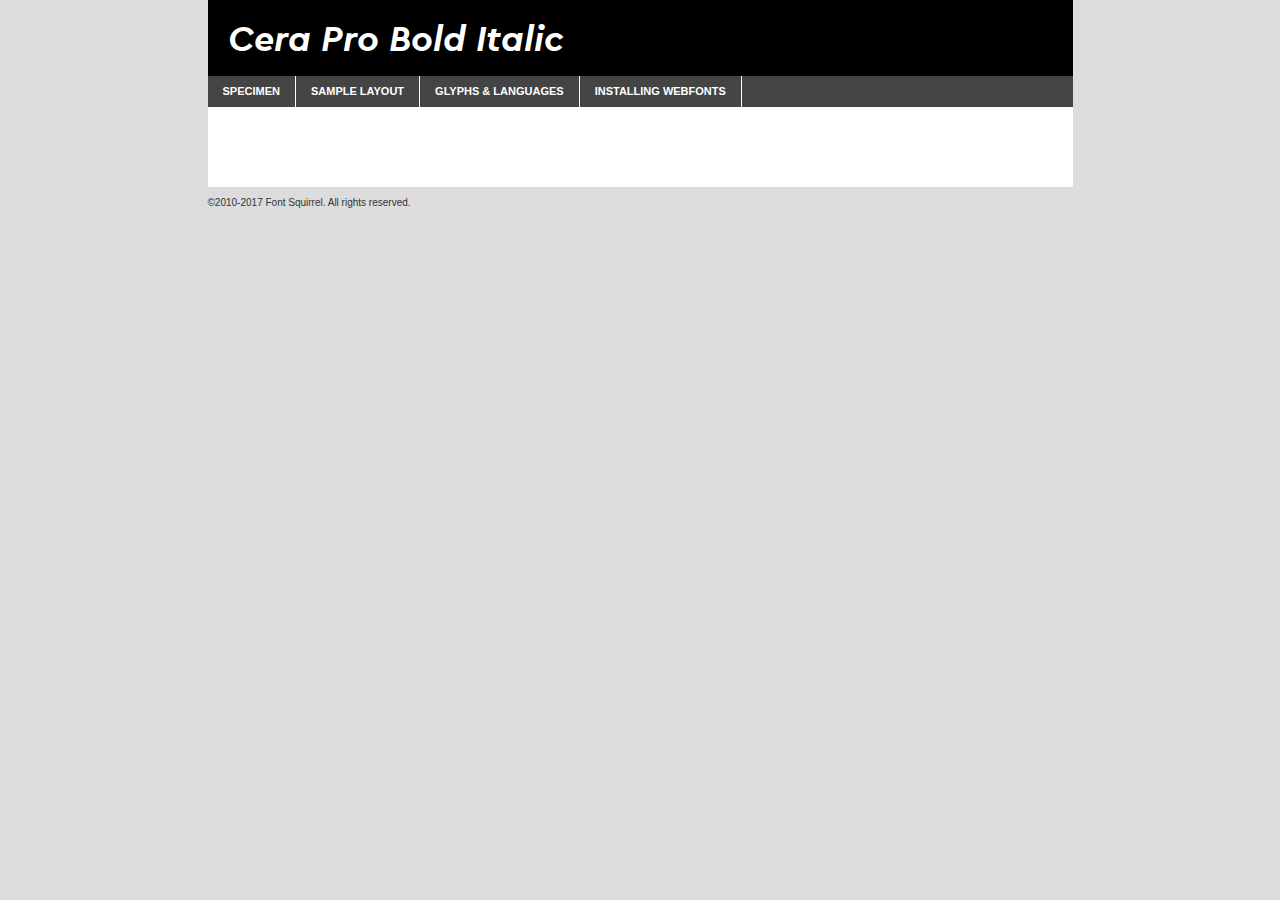
<file: font/webfontkit-20200530-124334s/cerapro-bolditalic-demo.html>
<!DOCTYPE html PUBLIC "-//W3C//DTD XHTML 1.0 Transitional//EN"
	"http://www.w3.org/TR/xhtml1/DTD/xhtml1-transitional.dtd">

<html xmlns="http://www.w3.org/1999/xhtml" xml:lang="en" lang="en">
<head>
	<meta http-equiv="Content-Type" content="text/html; charset=utf-8" />
	<script src="http://ajax.googleapis.com/ajax/libs/jquery/1.7.2/jquery.min.js" type="text/javascript" charset="utf-8"></script>
	<script type="text/javascript">
	(function($){$.fn.easyTabs=function(option){var param=jQuery.extend({fadeSpeed:"fast",defaultContent:1,activeClass:'active'},option);$(this).each(function(){var thisId="#"+this.id;if(param.defaultContent==''){param.defaultContent=1;}
	if(typeof param.defaultContent=="number")
	{var defaultTab=$(thisId+" .tabs li:eq("+(param.defaultContent-1)+") a").attr('href').substr(1);}else{var defaultTab=param.defaultContent;}
	$(thisId+" .tabs li a").each(function(){var tabToHide=$(this).attr('href').substr(1);$("#"+tabToHide).addClass('easytabs-tab-content');});hideAll();changeContent(defaultTab);function hideAll(){$(thisId+" .easytabs-tab-content").hide();}
	function changeContent(tabId){hideAll();$(thisId+" .tabs li").removeClass(param.activeClass);$(thisId+" .tabs li a[href=#"+tabId+"]").closest('li').addClass(param.activeClass);if(param.fadeSpeed!="none")
	{$(thisId+" #"+tabId).fadeIn(param.fadeSpeed);}else{$(thisId+" #"+tabId).show();}}
	$(thisId+" .tabs li").click(function(){var tabId=$(this).find('a').attr('href').substr(1);changeContent(tabId);return false;});});}})(jQuery);
	</script>
	<link rel="stylesheet" href="specimen_files/specimen_stylesheet.css" type="text/css" charset="utf-8" />
	<link rel="stylesheet" href="stylesheet.css" type="text/css" charset="utf-8" />

	<style type="text/css">
					body{
				font-family: 'cera_probold_italic';
							}
		</style>

	<title>Cera Pro Bold Italic Specimen</title>
	
	
	<script type="text/javascript" charset="utf-8">
		$(document).ready(function() {
			$('#container').easyTabs({defaultContent:1});
		});
	</script>
</head>

<body>
<div id="container">
	<div id="header">
		Cera Pro Bold Italic	</div>
	<ul class="tabs">
		<li><a href="#specimen">Specimen</a></li>
		<li><a href="#layout">Sample Layout</a></li>
				<li><a href="#glyphs">Glyphs &amp; Languages</a></li>
		<li><a href="#installing">Installing Webfonts</a></li>
		
	</ul>
	
	<div id="main_content">

		
			<div id="specimen">
		
				<div class="section">
					<div class="grid12 firstcol">
						<div class="huge">AaBb</div>
					</div>
				</div>
		
				<div class="section">
					<div class="glyph_range">A&#x200B;B&#x200b;C&#x200b;D&#x200b;E&#x200b;F&#x200b;G&#x200b;H&#x200b;I&#x200b;J&#x200b;K&#x200b;L&#x200b;M&#x200b;N&#x200b;O&#x200b;P&#x200b;Q&#x200b;R&#x200b;S&#x200b;T&#x200b;U&#x200b;V&#x200b;W&#x200b;X&#x200b;Y&#x200b;Z&#x200b;a&#x200b;b&#x200b;c&#x200b;d&#x200b;e&#x200b;f&#x200b;g&#x200b;h&#x200b;i&#x200b;j&#x200b;k&#x200b;l&#x200b;m&#x200b;n&#x200b;o&#x200b;p&#x200b;q&#x200b;r&#x200b;s&#x200b;t&#x200b;u&#x200b;v&#x200b;w&#x200b;x&#x200b;y&#x200b;z&#x200b;1&#x200b;2&#x200b;3&#x200b;4&#x200b;5&#x200b;6&#x200b;7&#x200b;8&#x200b;9&#x200b;0&#x200b;&amp;&#x200b;.&#x200b;,&#x200b;?&#x200b;!&#x200b;&#64;&#x200b;(&#x200b;)&#x200b;#&#x200b;$&#x200b;%&#x200b;*&#x200b;+&#x200b;-&#x200b;=&#x200b;:&#x200b;;</div>
				</div>
				<div class="section">
					<div class="grid12 firstcol">
						<table class="sample_table">
							<tr><td>10</td><td class="size10">abcdefghijklmnopqrstuvwxyzABCDEFGHIJKLMNOPQRSTUVWXYZ0123456789abcdefghijklmnopqrstuvwxyzABCDEFGHIJKLMNOPQRSTUVWXYZ0123456789abcdefghijklmnopqrstuvwxyzABCDEFGHIJKLMNOPQRSTUVWXYZ</td></tr>
							<tr><td>11</td><td class="size11">abcdefghijklmnopqrstuvwxyzABCDEFGHIJKLMNOPQRSTUVWXYZ0123456789abcdefghijklmnopqrstuvwxyzABCDEFGHIJKLMNOPQRSTUVWXYZ0123456789abcdefghijklmnopqrstuvwxyzABCDEFGHIJKLMNOPQRSTUVWXYZ</td></tr>
							<tr><td>12</td><td class="size12">abcdefghijklmnopqrstuvwxyzABCDEFGHIJKLMNOPQRSTUVWXYZ0123456789abcdefghijklmnopqrstuvwxyzABCDEFGHIJKLMNOPQRSTUVWXYZ0123456789abcdefghijklmnopqrstuvwxyzABCDEFGHIJKLMNOPQRSTUVWXYZ</td></tr>
							<tr><td>13</td><td class="size13">abcdefghijklmnopqrstuvwxyzABCDEFGHIJKLMNOPQRSTUVWXYZ0123456789abcdefghijklmnopqrstuvwxyzABCDEFGHIJKLMNOPQRSTUVWXYZ0123456789abcdefghijklmnopqrstuvwxyzABCDEFGHIJKLMNOPQRSTUVWXYZ</td></tr>
							<tr><td>14</td><td class="size14">abcdefghijklmnopqrstuvwxyzABCDEFGHIJKLMNOPQRSTUVWXYZ0123456789abcdefghijklmnopqrstuvwxyzABCDEFGHIJKLMNOPQRSTUVWXYZ0123456789abcdefghijklmnopqrstuvwxyzABCDEFGHIJKLMNOPQRSTUVWXYZ</td></tr>
							<tr><td>16</td><td class="size16">abcdefghijklmnopqrstuvwxyzABCDEFGHIJKLMNOPQRSTUVWXYZ0123456789abcdefghijklmnopqrstuvwxyzABCDEFGHIJKLMNOPQRSTUVWXYZ</td></tr>
							<tr><td>18</td><td class="size18">abcdefghijklmnopqrstuvwxyzABCDEFGHIJKLMNOPQRSTUVWXYZ0123456789abcdefghijklmnopqrstuvwxyzABCDEFGHIJKLMNOPQRSTUVWXYZ</td></tr>
							<tr><td>20</td><td class="size20">abcdefghijklmnopqrstuvwxyzABCDEFGHIJKLMNOPQRSTUVWXYZ0123456789abcdefghijklmnopqrstuvwxyzABCDEFGHIJKLMNOPQRSTUVWXYZ</td></tr>
							<tr><td>24</td><td class="size24">abcdefghijklmnopqrstuvwxyzABCDEFGHIJKLMNOPQRSTUVWXYZ0123456789abcdefghijklmnopqrstuvwxyzABCDEFGHIJKLMNOPQRSTUVWXYZ</td></tr>
							<tr><td>30</td><td class="size30">abcdefghijklmnopqrstuvwxyzABCDEFGHIJKLMNOPQRSTUVWXYZ0123456789abcdefghijklmnopqrstuvwxyzABCDEFGHIJKLMNOPQRSTUVWXYZ</td></tr>
							<tr><td>36</td><td class="size36">abcdefghijklmnopqrstuvwxyzABCDEFGHIJKLMNOPQRSTUVWXYZ0123456789abcdefghijklmnopqrstuvwxyzABCDEFGHIJKLMNOPQRSTUVWXYZ</td></tr>
							<tr><td>48</td><td class="size48">abcdefghijklmnopqrstuvwxyzABCDEFGHIJKLMNOPQRSTUVWXYZ0123456789abcdefghijklmnopqrstuvwxyzABCDEFGHIJKLMNOPQRSTUVWXYZ</td></tr>
							<tr><td>60</td><td class="size60">abcdefghijklmnopqrstuvwxyzABCDEFGHIJKLMNOPQRSTUVWXYZ0123456789abcdefghijklmnopqrstuvwxyzABCDEFGHIJKLMNOPQRSTUVWXYZ</td></tr>
							<tr><td>72</td><td class="size72">abcdefghijklmnopqrstuvwxyzABCDEFGHIJKLMNOPQRSTUVWXYZ0123456789abcdefghijklmnopqrstuvwxyzABCDEFGHIJKLMNOPQRSTUVWXYZ</td></tr>
							<tr><td>90</td><td class="size90">abcdefghijklmnopqrstuvwxyzABCDEFGHIJKLMNOPQRSTUVWXYZ0123456789abcdefghijklmnopqrstuvwxyzABCDEFGHIJKLMNOPQRSTUVWXYZ</td></tr>
						</table>
				
					</div>
			
				</div>
		
		
		
								<div class="section" id="bodycomparison">


										<div id="xheight">
				<div class="fontbody">&#x25FC;&#x25FC;&#x25FC;&#x25FC;&#x25FC;&#x25FC;&#x25FC;&#x25FC;&#x25FC;&#x25FC;&#x25FC;&#x25FC;&#x25FC;&#x25FC;&#x25FC;&#x25FC;&#x25FC;&#x25FC;&#x25FC;&#x25FC;&#x25FC;&#x25FC;&#x25FC;&#x25FC;&#x25FC;&#x25FC;&#x25FC;&#x25FC;&#x25FC;&#x25FC;&#x25FC;&#x25FC;&#x25FC;&#x25FC;&#x25FC;&#x25FC;&#x25FC;&#x25FC;&#x25FC;&#x25FC;&#x25FC;&#x25FC;&#x25FC;&#x25FC;&#x25FC;&#x25FC;&#x25FC;&#x25FC;&#x25FC;&#x25FC;&#x25FC;&#x25FC;&#x25FC;&#x25FC;&#x25FC;&#x25FC;&#x25FC;&#x25FC;&#x25FC;&#x25FC;&#x25FC;&#x25FC;&#x25FC;&#x25FC;&#x25FC;&#x25FC;&#x25FC;&#x25FC;&#x25FC;&#x25FC;&#x25FC;&#x25FC;&#x25FC;&#x25FC;&#x25FC;&#x25FC;&#x25FC;&#x25FC;&#x25FC;&#x25FC;&#x25FC;&#x25FC;&#x25FC;&#x25FC;&#x25FC;&#x25FC;&#x25FC;&#x25FC;&#x25FC;&#x25FC;&#x25FC;&#x25FC;&#x25FC;&#x25FC;&#x25FC;&#x25FC;&#x25FC;&#x25FC;&#x25FC;body</div><div class="arialbody">body</div><div class="verdanabody">body</div><div class="georgiabody">body</div></div>
										<div class="fontbody" style="z-index:1">
											body<span>Cera Pro Bold Italic</span>
										</div>
										<div class="arialbody" style="z-index:1">
											body<span>Arial</span>
										</div>
										<div class="verdanabody" style="z-index:1">
											body<span>Verdana</span>
										</div>
										<div class="georgiabody" style="z-index:1">
											body<span>Georgia</span>
										</div>



								</div>
		
		
				<div class="section psample psample_row1" id="">
					
					<div class="grid2 firstcol">
						<p class="size10"><span>10.</span>Aenean lacinia bibendum nulla sed consectetur. Fusce dapibus, tellus ac cursus commodo, tortor mauris condimentum nibh, ut fermentum massa justo sit amet risus. Nullam id dolor id nibh ultricies vehicula ut id elit. Cum sociis natoque penatibus et magnis dis parturient montes, nascetur ridiculus mus. Nulla vitae elit libero, a pharetra augue.</p>
			
					</div>
					<div class="grid3">
						<p class="size11"><span>11.</span>Aenean lacinia bibendum nulla sed consectetur. Fusce dapibus, tellus ac cursus commodo, tortor mauris condimentum nibh, ut fermentum massa justo sit amet risus. Nullam id dolor id nibh ultricies vehicula ut id elit. Cum sociis natoque penatibus et magnis dis parturient montes, nascetur ridiculus mus. Nulla vitae elit libero, a pharetra augue.</p>
			
					</div>
					<div class="grid3">
						<p class="size12"><span>12.</span>Aenean lacinia bibendum nulla sed consectetur. Fusce dapibus, tellus ac cursus commodo, tortor mauris condimentum nibh, ut fermentum massa justo sit amet risus. Nullam id dolor id nibh ultricies vehicula ut id elit. Cum sociis natoque penatibus et magnis dis parturient montes, nascetur ridiculus mus. Nulla vitae elit libero, a pharetra augue.</p>
			
					</div>
					<div class="grid4">
						<p class="size13"><span>13.</span>Aenean lacinia bibendum nulla sed consectetur. Fusce dapibus, tellus ac cursus commodo, tortor mauris condimentum nibh, ut fermentum massa justo sit amet risus. Nullam id dolor id nibh ultricies vehicula ut id elit. Cum sociis natoque penatibus et magnis dis parturient montes, nascetur ridiculus mus. Nulla vitae elit libero, a pharetra augue.</p>
			
					</div>
					<div class="white_blend"></div>
					
				</div>
				<div class="section psample psample_row2" id="">
					<div class="grid3 firstcol">
						<p class="size14"><span>14.</span>Aenean lacinia bibendum nulla sed consectetur. Fusce dapibus, tellus ac cursus commodo, tortor mauris condimentum nibh, ut fermentum massa justo sit amet risus. Nullam id dolor id nibh ultricies vehicula ut id elit. Cum sociis natoque penatibus et magnis dis parturient montes, nascetur ridiculus mus. Nulla vitae elit libero, a pharetra augue.</p>
			
					</div>
					<div class="grid4">
						<p class="size16"><span>16.</span>Aenean lacinia bibendum nulla sed consectetur. Fusce dapibus, tellus ac cursus commodo, tortor mauris condimentum nibh, ut fermentum massa justo sit amet risus. Nullam id dolor id nibh ultricies vehicula ut id elit. Cum sociis natoque penatibus et magnis dis parturient montes, nascetur ridiculus mus. Nulla vitae elit libero, a pharetra augue.</p>
			
					</div>
					<div class="grid5">
						<p class="size18"><span>18.</span>Aenean lacinia bibendum nulla sed consectetur. Fusce dapibus, tellus ac cursus commodo, tortor mauris condimentum nibh, ut fermentum massa justo sit amet risus. Nullam id dolor id nibh ultricies vehicula ut id elit. Cum sociis natoque penatibus et magnis dis parturient montes, nascetur ridiculus mus. Nulla vitae elit libero, a pharetra augue.</p>
			
					</div>

					<div class="white_blend"></div>

				</div>
				
				<div class="section psample psample_row3" id="">
					<div class="grid5 firstcol">
						<p class="size20"><span>20.</span>Aenean lacinia bibendum nulla sed consectetur. Fusce dapibus, tellus ac cursus commodo, tortor mauris condimentum nibh, ut fermentum massa justo sit amet risus. Nullam id dolor id nibh ultricies vehicula ut id elit. Cum sociis natoque penatibus et magnis dis parturient montes, nascetur ridiculus mus. Nulla vitae elit libero, a pharetra augue.</p>
					</div>
					<div class="grid7">
						<p class="size24"><span>24.</span>Aenean lacinia bibendum nulla sed consectetur. Fusce dapibus, tellus ac cursus commodo, tortor mauris condimentum nibh, ut fermentum massa justo sit amet risus. Nullam id dolor id nibh ultricies vehicula ut id elit. Cum sociis natoque penatibus et magnis dis parturient montes, nascetur ridiculus mus. Nulla vitae elit libero, a pharetra augue.</p>
					</div>
					
					<div class="white_blend"></div>
					
				</div>
				
				<div class="section psample psample_row4" id="">
					<div class="grid12 firstcol">
						<p class="size30"><span>30.</span>Aenean lacinia bibendum nulla sed consectetur. Fusce dapibus, tellus ac cursus commodo, tortor mauris condimentum nibh, ut fermentum massa justo sit amet risus. Nullam id dolor id nibh ultricies vehicula ut id elit. Cum sociis natoque penatibus et magnis dis parturient montes, nascetur ridiculus mus. Nulla vitae elit libero, a pharetra augue.</p>
					</div>
					<div class="white_blend"></div>
					
				</div>
				
				
				
				<div class="section psample psample_row1 fullreverse">
					<div class="grid2 firstcol">
						<p class="size10"><span>10.</span>Aenean lacinia bibendum nulla sed consectetur. Fusce dapibus, tellus ac cursus commodo, tortor mauris condimentum nibh, ut fermentum massa justo sit amet risus. Nullam id dolor id nibh ultricies vehicula ut id elit. Cum sociis natoque penatibus et magnis dis parturient montes, nascetur ridiculus mus. Nulla vitae elit libero, a pharetra augue.</p>
			
					</div>
					<div class="grid3">
						<p class="size11"><span>11.</span>Aenean lacinia bibendum nulla sed consectetur. Fusce dapibus, tellus ac cursus commodo, tortor mauris condimentum nibh, ut fermentum massa justo sit amet risus. Nullam id dolor id nibh ultricies vehicula ut id elit. Cum sociis natoque penatibus et magnis dis parturient montes, nascetur ridiculus mus. Nulla vitae elit libero, a pharetra augue.</p>
			
					</div>
					<div class="grid3">
						<p class="size12"><span>12.</span>Aenean lacinia bibendum nulla sed consectetur. Fusce dapibus, tellus ac cursus commodo, tortor mauris condimentum nibh, ut fermentum massa justo sit amet risus. Nullam id dolor id nibh ultricies vehicula ut id elit. Cum sociis natoque penatibus et magnis dis parturient montes, nascetur ridiculus mus. Nulla vitae elit libero, a pharetra augue.</p>
			
					</div>
					<div class="grid4">
						<p class="size13"><span>13.</span>Aenean lacinia bibendum nulla sed consectetur. Fusce dapibus, tellus ac cursus commodo, tortor mauris condimentum nibh, ut fermentum massa justo sit amet risus. Nullam id dolor id nibh ultricies vehicula ut id elit. Cum sociis natoque penatibus et magnis dis parturient montes, nascetur ridiculus mus. Nulla vitae elit libero, a pharetra augue.</p>
			
					</div>
					<div class="black_blend"></div>
					
				</div>
				
				<div class="section psample psample_row2 fullreverse">
					<div class="grid3 firstcol">
						<p class="size14"><span>14.</span>Aenean lacinia bibendum nulla sed consectetur. Fusce dapibus, tellus ac cursus commodo, tortor mauris condimentum nibh, ut fermentum massa justo sit amet risus. Nullam id dolor id nibh ultricies vehicula ut id elit. Cum sociis natoque penatibus et magnis dis parturient montes, nascetur ridiculus mus. Nulla vitae elit libero, a pharetra augue.</p>
			
					</div>
					<div class="grid4">
						<p class="size16"><span>16.</span>Aenean lacinia bibendum nulla sed consectetur. Fusce dapibus, tellus ac cursus commodo, tortor mauris condimentum nibh, ut fermentum massa justo sit amet risus. Nullam id dolor id nibh ultricies vehicula ut id elit. Cum sociis natoque penatibus et magnis dis parturient montes, nascetur ridiculus mus. Nulla vitae elit libero, a pharetra augue.</p>
			
					</div>
					<div class="grid5">
						<p class="size18"><span>18.</span>Aenean lacinia bibendum nulla sed consectetur. Fusce dapibus, tellus ac cursus commodo, tortor mauris condimentum nibh, ut fermentum massa justo sit amet risus. Nullam id dolor id nibh ultricies vehicula ut id elit. Cum sociis natoque penatibus et magnis dis parturient montes, nascetur ridiculus mus. Nulla vitae elit libero, a pharetra augue.</p>
			
					</div>
					<div class="black_blend"></div>

				</div>
				
				<div class="section psample fullreverse psample_row3" id="">
					<div class="grid5 firstcol">
						<p class="size20"><span>20.</span>Aenean lacinia bibendum nulla sed consectetur. Fusce dapibus, tellus ac cursus commodo, tortor mauris condimentum nibh, ut fermentum massa justo sit amet risus. Nullam id dolor id nibh ultricies vehicula ut id elit. Cum sociis natoque penatibus et magnis dis parturient montes, nascetur ridiculus mus. Nulla vitae elit libero, a pharetra augue.</p>
					</div>
					<div class="grid7">
						<p class="size24"><span>24.</span>Aenean lacinia bibendum nulla sed consectetur. Fusce dapibus, tellus ac cursus commodo, tortor mauris condimentum nibh, ut fermentum massa justo sit amet risus. Nullam id dolor id nibh ultricies vehicula ut id elit. Cum sociis natoque penatibus et magnis dis parturient montes, nascetur ridiculus mus. Nulla vitae elit libero, a pharetra augue.</p>
					</div>
					
					<div class="black_blend"></div>
					
				</div>
				
				<div class="section psample fullreverse psample_row4" id="" style="border-bottom: 20px #000 solid;">
					<div class="grid12 firstcol">
						<p class="size30"><span>30.</span>Aenean lacinia bibendum nulla sed consectetur. Fusce dapibus, tellus ac cursus commodo, tortor mauris condimentum nibh, ut fermentum massa justo sit amet risus. Nullam id dolor id nibh ultricies vehicula ut id elit. Cum sociis natoque penatibus et magnis dis parturient montes, nascetur ridiculus mus. Nulla vitae elit libero, a pharetra augue.</p>
					</div>
					<div class="black_blend"></div>
					
				</div>
				
				
				
				
			</div>
			
			<div id="layout">
				
				<div class="section">
					
					<div class="grid12 firstcol">
						<h1>Lorem Ipsum Dolor</h1>
						<h2>Etiam porta sem malesuada magna mollis euismod</h2>
						
						<p class="byline">By <a href="#link">Aenean Lacinia</a></p>
					</div>
				</div>
				<div class="section">
					<div class="grid8 firstcol">
						<p class="large">Donec sed odio dui. Morbi leo risus, porta ac consectetur ac, vestibulum at eros. Fusce dapibus, tellus ac cursus commodo, tortor mauris condimentum nibh, ut fermentum massa justo sit amet risus. </p>

						
						<h3>Pellentesque ornare sem</h3>

						<p>Maecenas sed diam eget risus varius blandit sit amet non magna. Maecenas faucibus mollis interdum. Donec ullamcorper nulla non metus auctor fringilla. Nullam id dolor id nibh ultricies vehicula ut id elit. Nullam id dolor id nibh ultricies vehicula ut id elit. </p>

						<p>Aenean eu leo quam. Pellentesque ornare sem lacinia quam venenatis vestibulum. Lorem ipsum dolor sit amet, consectetur adipiscing elit. Cum sociis natoque penatibus et magnis dis parturient montes, nascetur ridiculus mus. </p>

						<p>Nulla vitae elit libero, a pharetra augue. Praesent commodo cursus magna, vel scelerisque nisl consectetur et. Aenean lacinia bibendum nulla sed consectetur. </p>

						<p>Nullam quis risus eget urna mollis ornare vel eu leo. Nullam quis risus eget urna mollis ornare vel eu leo. Maecenas sed diam eget risus varius blandit sit amet non magna. Donec ullamcorper nulla non metus auctor fringilla. </p>

						<h3>Cras mattis consectetur</h3>

						<p>Aenean eu leo quam. Pellentesque ornare sem lacinia quam venenatis vestibulum. Aenean lacinia bibendum nulla sed consectetur. Integer posuere erat a ante venenatis dapibus posuere velit aliquet. Cras mattis consectetur purus sit amet fermentum. </p>

						<p>Nullam id dolor id nibh ultricies vehicula ut id elit. Nullam quis risus eget urna mollis ornare vel eu leo. Cras mattis consectetur purus sit amet fermentum.</p>
					</div>
					
					<div class="grid4 sidebar">
						
						<div class="box reverse">
							<p class="last">Nullam quis risus eget urna mollis ornare vel eu leo. Donec ullamcorper nulla non metus auctor fringilla. Cras mattis consectetur purus sit amet fermentum. Sed posuere consectetur est at lobortis. Lorem ipsum dolor sit amet, consectetur adipiscing elit. </p>
						</div>
						
						<p class="caption">Maecenas sed diam eget risus varius.</p>

						<p>Vestibulum id ligula porta felis euismod semper. Integer posuere erat a ante venenatis dapibus posuere velit aliquet. Vestibulum id ligula porta felis euismod semper. Sed posuere consectetur est at lobortis. Maecenas sed diam eget risus varius blandit sit amet non magna. Fusce dapibus, tellus ac cursus commodo, tortor mauris condimentum nibh, ut fermentum massa justo sit amet risus. </p>

					

						<p>Duis mollis, est non commodo luctus, nisi erat porttitor ligula, eget lacinia odio sem nec elit. Aenean lacinia bibendum nulla sed consectetur. Vivamus sagittis lacus vel augue laoreet rutrum faucibus dolor auctor. Aenean lacinia bibendum nulla sed consectetur. Nullam quis risus eget urna mollis ornare vel eu leo. </p>

						<p>Praesent commodo cursus magna, vel scelerisque nisl consectetur et. Donec ullamcorper nulla non metus auctor fringilla. Maecenas faucibus mollis interdum. Fusce dapibus, tellus ac cursus commodo, tortor mauris condimentum nibh, ut fermentum massa justo sit amet risus. </p>

					</div>
				</div>
				
			</div>


			



		<div id="glyphs">
			<div class="section">
				<div class="grid12 firstcol">
			
				<h1>Language Support</h1>
				<p>The subset of Cera Pro Bold Italic in this kit supports the following languages:<br />
			
					Albanian, Basque, Breton, Chamorro, Danish, Dutch, English, Faroese, Finnish, French, Frisian, Galician, German, Icelandic, Italian, Malagasy, Norwegian, Portuguese, Spanish, Alsatian, Aragonese, Arapaho, Arrernte, Asturian, Aymara, Bislama, Cebuano, Corsican, Fijian, French_creole, Genoese, Gilbertese, Greenlandic, Haitian_creole, Hiligaynon, Hmong, Hopi, Ibanag, Iloko_ilokano, Indonesian, Interglossa_glosa, Interlingua, Irish_gaelic, Jerriais, Lojban, Lombard, Luxembourgeois, Manx, Mohawk, Norfolk_pitcairnese, Occitan, Oromo, Pangasinan, Papiamento, Piedmontese, Potawatomi, Rhaeto-romance, Romansh, Rotokas, Sami_lule, Samoan, Sardinian, Scots_gaelic, Seychelles_creole, Shona, Sicilian, Somali, Southern_ndebele, Swahili, Swati_swazi, Tagalog_filipino_pilipino, Tetum, Tok_pisin, Uyghur_latinized, Volapuk, Walloon, Warlpiri, Xhosa, Yapese, Zulu, Latinbasic, Ubasic, Demo				</p>
				<h1>Glyph Chart</h1>
				<p>The subset of Cera Pro Bold Italic in this kit includes all the glyphs listed below. Unicode entities are included above each glyph to help you insert individual characters into your layout.</p>
				<div id="glyph_chart">
			
																				 <div><p>&amp;#13;</p>&#13;</div>
																				 <div><p>&amp;#32;</p>&#32;</div>
																				 <div><p>&amp;#33;</p>&#33;</div>
																				 <div><p>&amp;#34;</p>&#34;</div>
																				 <div><p>&amp;#35;</p>&#35;</div>
																				 <div><p>&amp;#36;</p>&#36;</div>
																				 <div><p>&amp;#37;</p>&#37;</div>
																				 <div><p>&amp;#38;</p>&#38;</div>
																				 <div><p>&amp;#39;</p>&#39;</div>
																				 <div><p>&amp;#40;</p>&#40;</div>
																				 <div><p>&amp;#41;</p>&#41;</div>
																				 <div><p>&amp;#42;</p>&#42;</div>
																				 <div><p>&amp;#43;</p>&#43;</div>
																				 <div><p>&amp;#44;</p>&#44;</div>
																				 <div><p>&amp;#45;</p>&#45;</div>
																				 <div><p>&amp;#46;</p>&#46;</div>
																				 <div><p>&amp;#47;</p>&#47;</div>
																				 <div><p>&amp;#48;</p>&#48;</div>
																				 <div><p>&amp;#49;</p>&#49;</div>
																				 <div><p>&amp;#50;</p>&#50;</div>
																				 <div><p>&amp;#51;</p>&#51;</div>
																				 <div><p>&amp;#52;</p>&#52;</div>
																				 <div><p>&amp;#53;</p>&#53;</div>
																				 <div><p>&amp;#54;</p>&#54;</div>
																				 <div><p>&amp;#55;</p>&#55;</div>
																				 <div><p>&amp;#56;</p>&#56;</div>
																				 <div><p>&amp;#57;</p>&#57;</div>
																				 <div><p>&amp;#58;</p>&#58;</div>
																				 <div><p>&amp;#59;</p>&#59;</div>
																				 <div><p>&amp;#60;</p>&#60;</div>
																				 <div><p>&amp;#61;</p>&#61;</div>
																				 <div><p>&amp;#62;</p>&#62;</div>
																				 <div><p>&amp;#63;</p>&#63;</div>
																				 <div><p>&amp;#64;</p>&#64;</div>
																				 <div><p>&amp;#65;</p>&#65;</div>
																				 <div><p>&amp;#66;</p>&#66;</div>
																				 <div><p>&amp;#67;</p>&#67;</div>
																				 <div><p>&amp;#68;</p>&#68;</div>
																				 <div><p>&amp;#69;</p>&#69;</div>
																				 <div><p>&amp;#70;</p>&#70;</div>
																				 <div><p>&amp;#71;</p>&#71;</div>
																				 <div><p>&amp;#72;</p>&#72;</div>
																				 <div><p>&amp;#73;</p>&#73;</div>
																				 <div><p>&amp;#74;</p>&#74;</div>
																				 <div><p>&amp;#75;</p>&#75;</div>
																				 <div><p>&amp;#76;</p>&#76;</div>
																				 <div><p>&amp;#77;</p>&#77;</div>
																				 <div><p>&amp;#78;</p>&#78;</div>
																				 <div><p>&amp;#79;</p>&#79;</div>
																				 <div><p>&amp;#80;</p>&#80;</div>
																				 <div><p>&amp;#81;</p>&#81;</div>
																				 <div><p>&amp;#82;</p>&#82;</div>
																				 <div><p>&amp;#83;</p>&#83;</div>
																				 <div><p>&amp;#84;</p>&#84;</div>
																				 <div><p>&amp;#85;</p>&#85;</div>
																				 <div><p>&amp;#86;</p>&#86;</div>
																				 <div><p>&amp;#87;</p>&#87;</div>
																				 <div><p>&amp;#88;</p>&#88;</div>
																				 <div><p>&amp;#89;</p>&#89;</div>
																				 <div><p>&amp;#90;</p>&#90;</div>
																				 <div><p>&amp;#91;</p>&#91;</div>
																				 <div><p>&amp;#92;</p>&#92;</div>
																				 <div><p>&amp;#93;</p>&#93;</div>
																				 <div><p>&amp;#94;</p>&#94;</div>
																				 <div><p>&amp;#95;</p>&#95;</div>
																				 <div><p>&amp;#96;</p>&#96;</div>
																				 <div><p>&amp;#97;</p>&#97;</div>
																				 <div><p>&amp;#98;</p>&#98;</div>
																				 <div><p>&amp;#99;</p>&#99;</div>
																				 <div><p>&amp;#100;</p>&#100;</div>
																				 <div><p>&amp;#101;</p>&#101;</div>
																				 <div><p>&amp;#102;</p>&#102;</div>
																				 <div><p>&amp;#103;</p>&#103;</div>
																				 <div><p>&amp;#104;</p>&#104;</div>
																				 <div><p>&amp;#105;</p>&#105;</div>
																				 <div><p>&amp;#106;</p>&#106;</div>
																				 <div><p>&amp;#107;</p>&#107;</div>
																				 <div><p>&amp;#108;</p>&#108;</div>
																				 <div><p>&amp;#109;</p>&#109;</div>
																				 <div><p>&amp;#110;</p>&#110;</div>
																				 <div><p>&amp;#111;</p>&#111;</div>
																				 <div><p>&amp;#112;</p>&#112;</div>
																				 <div><p>&amp;#113;</p>&#113;</div>
																				 <div><p>&amp;#114;</p>&#114;</div>
																				 <div><p>&amp;#115;</p>&#115;</div>
																				 <div><p>&amp;#116;</p>&#116;</div>
																				 <div><p>&amp;#117;</p>&#117;</div>
																				 <div><p>&amp;#118;</p>&#118;</div>
																				 <div><p>&amp;#119;</p>&#119;</div>
																				 <div><p>&amp;#120;</p>&#120;</div>
																				 <div><p>&amp;#121;</p>&#121;</div>
																				 <div><p>&amp;#122;</p>&#122;</div>
																				 <div><p>&amp;#123;</p>&#123;</div>
																				 <div><p>&amp;#124;</p>&#124;</div>
																				 <div><p>&amp;#125;</p>&#125;</div>
																				 <div><p>&amp;#126;</p>&#126;</div>
																				 <div><p>&amp;#160;</p>&#160;</div>
																				 <div><p>&amp;#161;</p>&#161;</div>
																				 <div><p>&amp;#162;</p>&#162;</div>
																				 <div><p>&amp;#163;</p>&#163;</div>
																				 <div><p>&amp;#164;</p>&#164;</div>
																				 <div><p>&amp;#165;</p>&#165;</div>
																				 <div><p>&amp;#166;</p>&#166;</div>
																				 <div><p>&amp;#167;</p>&#167;</div>
																				 <div><p>&amp;#168;</p>&#168;</div>
																				 <div><p>&amp;#169;</p>&#169;</div>
																				 <div><p>&amp;#170;</p>&#170;</div>
																				 <div><p>&amp;#171;</p>&#171;</div>
																				 <div><p>&amp;#172;</p>&#172;</div>
																				 <div><p>&amp;#173;</p>&#173;</div>
																				 <div><p>&amp;#174;</p>&#174;</div>
																				 <div><p>&amp;#175;</p>&#175;</div>
																				 <div><p>&amp;#176;</p>&#176;</div>
																				 <div><p>&amp;#177;</p>&#177;</div>
																				 <div><p>&amp;#178;</p>&#178;</div>
																				 <div><p>&amp;#179;</p>&#179;</div>
																				 <div><p>&amp;#180;</p>&#180;</div>
																				 <div><p>&amp;#181;</p>&#181;</div>
																				 <div><p>&amp;#182;</p>&#182;</div>
																				 <div><p>&amp;#183;</p>&#183;</div>
																				 <div><p>&amp;#184;</p>&#184;</div>
																				 <div><p>&amp;#185;</p>&#185;</div>
																				 <div><p>&amp;#186;</p>&#186;</div>
																				 <div><p>&amp;#187;</p>&#187;</div>
																				 <div><p>&amp;#188;</p>&#188;</div>
																				 <div><p>&amp;#189;</p>&#189;</div>
																				 <div><p>&amp;#190;</p>&#190;</div>
																				 <div><p>&amp;#191;</p>&#191;</div>
																				 <div><p>&amp;#192;</p>&#192;</div>
																				 <div><p>&amp;#193;</p>&#193;</div>
																				 <div><p>&amp;#194;</p>&#194;</div>
																				 <div><p>&amp;#195;</p>&#195;</div>
																				 <div><p>&amp;#196;</p>&#196;</div>
																				 <div><p>&amp;#197;</p>&#197;</div>
																				 <div><p>&amp;#198;</p>&#198;</div>
																				 <div><p>&amp;#199;</p>&#199;</div>
																				 <div><p>&amp;#200;</p>&#200;</div>
																				 <div><p>&amp;#201;</p>&#201;</div>
																				 <div><p>&amp;#202;</p>&#202;</div>
																				 <div><p>&amp;#203;</p>&#203;</div>
																				 <div><p>&amp;#204;</p>&#204;</div>
																				 <div><p>&amp;#205;</p>&#205;</div>
																				 <div><p>&amp;#206;</p>&#206;</div>
																				 <div><p>&amp;#207;</p>&#207;</div>
																				 <div><p>&amp;#208;</p>&#208;</div>
																				 <div><p>&amp;#209;</p>&#209;</div>
																				 <div><p>&amp;#210;</p>&#210;</div>
																				 <div><p>&amp;#211;</p>&#211;</div>
																				 <div><p>&amp;#212;</p>&#212;</div>
																				 <div><p>&amp;#213;</p>&#213;</div>
																				 <div><p>&amp;#214;</p>&#214;</div>
																				 <div><p>&amp;#215;</p>&#215;</div>
																				 <div><p>&amp;#216;</p>&#216;</div>
																				 <div><p>&amp;#217;</p>&#217;</div>
																				 <div><p>&amp;#218;</p>&#218;</div>
																				 <div><p>&amp;#219;</p>&#219;</div>
																				 <div><p>&amp;#220;</p>&#220;</div>
																				 <div><p>&amp;#221;</p>&#221;</div>
																				 <div><p>&amp;#222;</p>&#222;</div>
																				 <div><p>&amp;#223;</p>&#223;</div>
																				 <div><p>&amp;#224;</p>&#224;</div>
																				 <div><p>&amp;#225;</p>&#225;</div>
																				 <div><p>&amp;#226;</p>&#226;</div>
																				 <div><p>&amp;#227;</p>&#227;</div>
																				 <div><p>&amp;#228;</p>&#228;</div>
																				 <div><p>&amp;#229;</p>&#229;</div>
																				 <div><p>&amp;#230;</p>&#230;</div>
																				 <div><p>&amp;#231;</p>&#231;</div>
																				 <div><p>&amp;#232;</p>&#232;</div>
																				 <div><p>&amp;#233;</p>&#233;</div>
																				 <div><p>&amp;#234;</p>&#234;</div>
																				 <div><p>&amp;#235;</p>&#235;</div>
																				 <div><p>&amp;#236;</p>&#236;</div>
																				 <div><p>&amp;#237;</p>&#237;</div>
																				 <div><p>&amp;#238;</p>&#238;</div>
																				 <div><p>&amp;#239;</p>&#239;</div>
																				 <div><p>&amp;#240;</p>&#240;</div>
																				 <div><p>&amp;#241;</p>&#241;</div>
																				 <div><p>&amp;#242;</p>&#242;</div>
																				 <div><p>&amp;#243;</p>&#243;</div>
																				 <div><p>&amp;#244;</p>&#244;</div>
																				 <div><p>&amp;#245;</p>&#245;</div>
																				 <div><p>&amp;#246;</p>&#246;</div>
																				 <div><p>&amp;#247;</p>&#247;</div>
																				 <div><p>&amp;#248;</p>&#248;</div>
																				 <div><p>&amp;#249;</p>&#249;</div>
																				 <div><p>&amp;#250;</p>&#250;</div>
																				 <div><p>&amp;#251;</p>&#251;</div>
																				 <div><p>&amp;#252;</p>&#252;</div>
																				 <div><p>&amp;#253;</p>&#253;</div>
																				 <div><p>&amp;#254;</p>&#254;</div>
																				 <div><p>&amp;#255;</p>&#255;</div>
																				 <div><p>&amp;#338;</p>&#338;</div>
																				 <div><p>&amp;#339;</p>&#339;</div>
																				 <div><p>&amp;#376;</p>&#376;</div>
																				 <div><p>&amp;#710;</p>&#710;</div>
																				 <div><p>&amp;#732;</p>&#732;</div>
																				 <div><p>&amp;#8192;</p>&#8192;</div>
																				 <div><p>&amp;#8193;</p>&#8193;</div>
																				 <div><p>&amp;#8194;</p>&#8194;</div>
																				 <div><p>&amp;#8195;</p>&#8195;</div>
																				 <div><p>&amp;#8196;</p>&#8196;</div>
																				 <div><p>&amp;#8197;</p>&#8197;</div>
																				 <div><p>&amp;#8198;</p>&#8198;</div>
																				 <div><p>&amp;#8199;</p>&#8199;</div>
																				 <div><p>&amp;#8200;</p>&#8200;</div>
																				 <div><p>&amp;#8201;</p>&#8201;</div>
																				 <div><p>&amp;#8202;</p>&#8202;</div>
																				 <div><p>&amp;#8208;</p>&#8208;</div>
																				 <div><p>&amp;#8209;</p>&#8209;</div>
																				 <div><p>&amp;#8210;</p>&#8210;</div>
																				 <div><p>&amp;#8211;</p>&#8211;</div>
																				 <div><p>&amp;#8212;</p>&#8212;</div>
																				 <div><p>&amp;#8216;</p>&#8216;</div>
																				 <div><p>&amp;#8217;</p>&#8217;</div>
																				 <div><p>&amp;#8218;</p>&#8218;</div>
																				 <div><p>&amp;#8220;</p>&#8220;</div>
																				 <div><p>&amp;#8221;</p>&#8221;</div>
																				 <div><p>&amp;#8222;</p>&#8222;</div>
																				 <div><p>&amp;#8226;</p>&#8226;</div>
																				 <div><p>&amp;#8230;</p>&#8230;</div>
																				 <div><p>&amp;#8239;</p>&#8239;</div>
																				 <div><p>&amp;#8249;</p>&#8249;</div>
																				 <div><p>&amp;#8250;</p>&#8250;</div>
																				 <div><p>&amp;#8287;</p>&#8287;</div>
																				 <div><p>&amp;#8364;</p>&#8364;</div>
																				 <div><p>&amp;#8482;</p>&#8482;</div>
																				 <div><p>&amp;#9724;</p>&#9724;</div>
																				 <div><p>&amp;#64257;</p>&#64257;</div>
																				 <div><p>&amp;#64258;</p>&#64258;</div>
																																						</div>	
				</div>
		
		
			</div>
		</div>
		
		
		<div id="specs">
			
		</div>
	
		<div id="installing">
			<div class="section">
				<div class="grid7 firstcol">
					<h1>Installing Webfonts</h1>
					
					<p>Webfonts are supported by all major browser platforms but not all in the same way. There are currently four different font formats that must be included in order to target all browsers. This includes TTF, WOFF, EOT and SVG.</p>
					
					<h2>1. Upload your webfonts</h2>
					<p>You must upload your webfont kit to your website. They should be in or near the same directory as your CSS files.</p>
					
					<h2>2. Include the webfont stylesheet</h2>
					<p>A special CSS @font-face declaration helps the various browsers select the appropriate font it needs without causing you a bunch of headaches. Learn more about this syntax by reading the <a href="https://www.fontspring.com/blog/further-hardening-of-the-bulletproof-syntax">Fontspring blog post</a> about it. The code for it is as follows:</p>


<code>
@font-face{ 
	font-family: 'MyWebFont';
	src: url('WebFont.eot');
	src: url('WebFont.eot?#iefix') format('embedded-opentype'),
	     url('WebFont.woff') format('woff'),
	     url('WebFont.ttf') format('truetype'),
	     url('WebFont.svg#webfont') format('svg');
}
</code>

	<p>We've already gone ahead and generated the code for you. All you have to do is link to the stylesheet in your HTML, like this:</p>
	<code>&lt;link rel=&quot;stylesheet&quot; href=&quot;stylesheet.css&quot; type=&quot;text/css&quot; charset=&quot;utf-8&quot; /&gt;</code>

					<h2>3. Modify your own stylesheet</h2>
					<p>To take advantage of your new fonts, you must tell your stylesheet to use them. Look at the original @font-face declaration above and find the property called "font-family." The name linked there will be what you use to reference the font. Prepend that webfont name to the font stack in the "font-family" property, inside the selector you want to change. For example:</p>
<code>p { font-family: 'WebFont', Arial, sans-serif; }</code>

<h2>4. Test</h2>
<p>Getting webfonts to work cross-browser <em>can</em> be tricky. Use the information in the sidebar to help you if you find that fonts aren't loading in a particular browser.</p>
				</div>
				
				<div class="grid5 sidebar">
					<div class="box">
						<h2>Troubleshooting<br />Font-Face Problems</h2>
						<p>Having trouble getting your webfonts to load in your new website? Here are some tips to sort out what might be the problem.</p>

						<h3>Fonts not showing in any browser</h3>

						<p>This sounds like you need to work on the plumbing. You either did not upload the fonts to the correct directory, or you did not link the fonts properly in the CSS. If you've confirmed that all this is correct and you still have a problem, take a look at your .htaccess file and see if requests are getting intercepted.</p>

						<h3>Fonts not loading in iPhone or iPad</h3>

						<p>The most common problem here is that you are serving the fonts from an IIS server. IIS refuses to serve files that have unknown MIME types. If that is the case, you must set the MIME type for SVG to "image/svg+xml" in the server settings. Follow these instructions from Microsoft if you need help.</p>

						<h3>Fonts not loading in Firefox</h3>

						<p>The primary reason for this failure? You are still using a version Firefox older than 3.5. So upgrade already! If that isn't it, then you are very likely serving fonts from a different domain. Firefox requires that all font assets be served from the same domain. Lastly it is possible that you need to add WOFF to your list of MIME types (if you are serving via IIS.)</p>

						<h3>Fonts not loading in IE</h3>

						<p>Are you looking at Internet Explorer on an actual Windows machine or are you cheating by using a service like Adobe BrowserLab? Many of these screenshot services do not render @font-face for IE. Best to test it on a real machine.</p>

						<h3>Fonts not loading in IE9</h3>

						<p>IE9, like Firefox, requires that fonts be served from the same domain as the website. Make sure that is the case.</p>
					</div>
				</div>
			</div>
			
		</div>
	
	</div>
	<div id="footer">
		<p>&copy;2010-2017 Font Squirrel. All rights reserved.</p>
	</div>
</div>
</body>
</html>
</file>
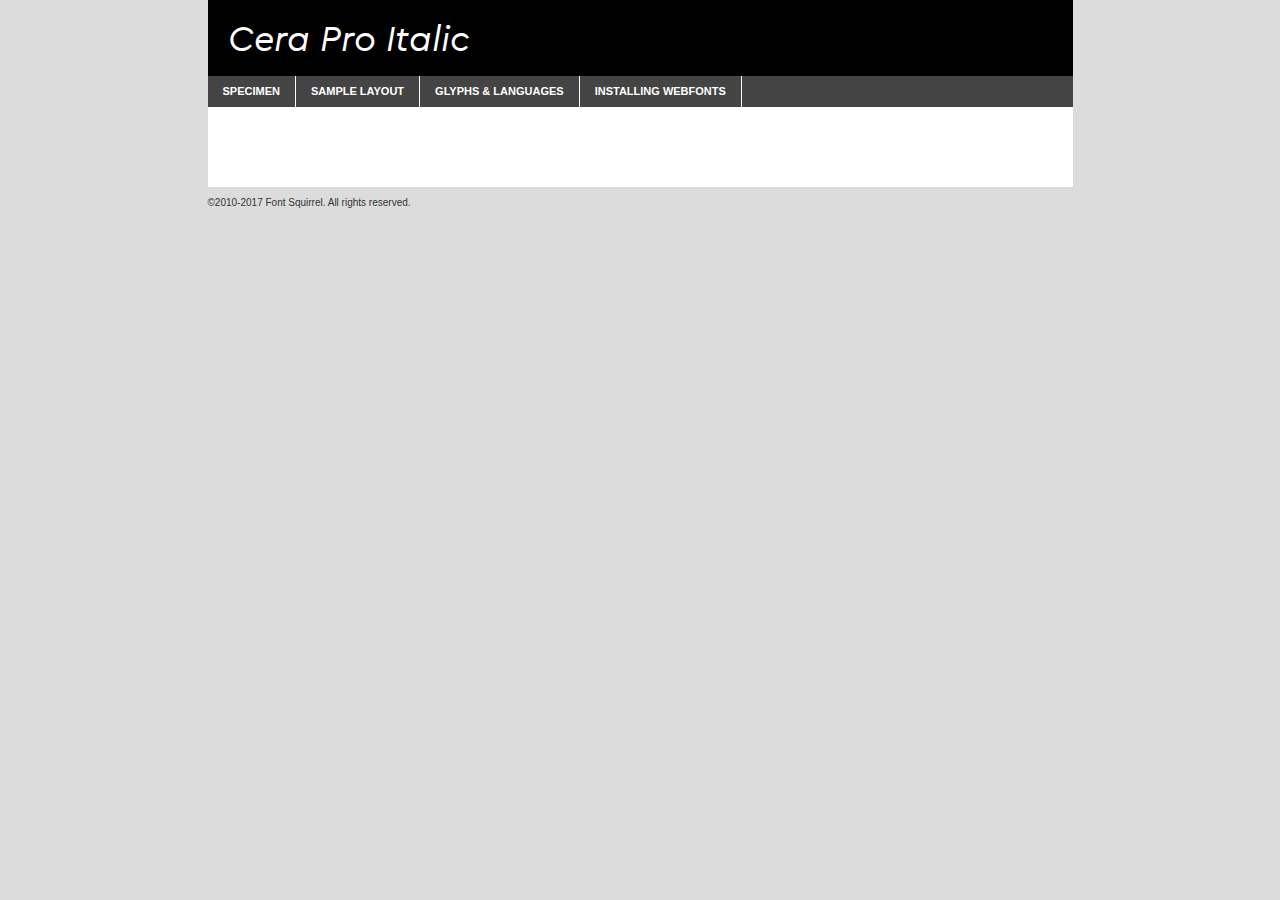
<file: font/webfontkit-20200530-124334s/cerapro-italic-demo.html>
<!DOCTYPE html PUBLIC "-//W3C//DTD XHTML 1.0 Transitional//EN"
	"http://www.w3.org/TR/xhtml1/DTD/xhtml1-transitional.dtd">

<html xmlns="http://www.w3.org/1999/xhtml" xml:lang="en" lang="en">
<head>
	<meta http-equiv="Content-Type" content="text/html; charset=utf-8" />
	<script src="http://ajax.googleapis.com/ajax/libs/jquery/1.7.2/jquery.min.js" type="text/javascript" charset="utf-8"></script>
	<script type="text/javascript">
	(function($){$.fn.easyTabs=function(option){var param=jQuery.extend({fadeSpeed:"fast",defaultContent:1,activeClass:'active'},option);$(this).each(function(){var thisId="#"+this.id;if(param.defaultContent==''){param.defaultContent=1;}
	if(typeof param.defaultContent=="number")
	{var defaultTab=$(thisId+" .tabs li:eq("+(param.defaultContent-1)+") a").attr('href').substr(1);}else{var defaultTab=param.defaultContent;}
	$(thisId+" .tabs li a").each(function(){var tabToHide=$(this).attr('href').substr(1);$("#"+tabToHide).addClass('easytabs-tab-content');});hideAll();changeContent(defaultTab);function hideAll(){$(thisId+" .easytabs-tab-content").hide();}
	function changeContent(tabId){hideAll();$(thisId+" .tabs li").removeClass(param.activeClass);$(thisId+" .tabs li a[href=#"+tabId+"]").closest('li').addClass(param.activeClass);if(param.fadeSpeed!="none")
	{$(thisId+" #"+tabId).fadeIn(param.fadeSpeed);}else{$(thisId+" #"+tabId).show();}}
	$(thisId+" .tabs li").click(function(){var tabId=$(this).find('a').attr('href').substr(1);changeContent(tabId);return false;});});}})(jQuery);
	</script>
	<link rel="stylesheet" href="specimen_files/specimen_stylesheet.css" type="text/css" charset="utf-8" />
	<link rel="stylesheet" href="stylesheet.css" type="text/css" charset="utf-8" />

	<style type="text/css">
					body{
				font-family: 'cera_proitalic';
							}
		</style>

	<title>Cera Pro Italic Specimen</title>
	
	
	<script type="text/javascript" charset="utf-8">
		$(document).ready(function() {
			$('#container').easyTabs({defaultContent:1});
		});
	</script>
</head>

<body>
<div id="container">
	<div id="header">
		Cera Pro Italic	</div>
	<ul class="tabs">
		<li><a href="#specimen">Specimen</a></li>
		<li><a href="#layout">Sample Layout</a></li>
				<li><a href="#glyphs">Glyphs &amp; Languages</a></li>
		<li><a href="#installing">Installing Webfonts</a></li>
		
	</ul>
	
	<div id="main_content">

		
			<div id="specimen">
		
				<div class="section">
					<div class="grid12 firstcol">
						<div class="huge">AaBb</div>
					</div>
				</div>
		
				<div class="section">
					<div class="glyph_range">A&#x200B;B&#x200b;C&#x200b;D&#x200b;E&#x200b;F&#x200b;G&#x200b;H&#x200b;I&#x200b;J&#x200b;K&#x200b;L&#x200b;M&#x200b;N&#x200b;O&#x200b;P&#x200b;Q&#x200b;R&#x200b;S&#x200b;T&#x200b;U&#x200b;V&#x200b;W&#x200b;X&#x200b;Y&#x200b;Z&#x200b;a&#x200b;b&#x200b;c&#x200b;d&#x200b;e&#x200b;f&#x200b;g&#x200b;h&#x200b;i&#x200b;j&#x200b;k&#x200b;l&#x200b;m&#x200b;n&#x200b;o&#x200b;p&#x200b;q&#x200b;r&#x200b;s&#x200b;t&#x200b;u&#x200b;v&#x200b;w&#x200b;x&#x200b;y&#x200b;z&#x200b;1&#x200b;2&#x200b;3&#x200b;4&#x200b;5&#x200b;6&#x200b;7&#x200b;8&#x200b;9&#x200b;0&#x200b;&amp;&#x200b;.&#x200b;,&#x200b;?&#x200b;!&#x200b;&#64;&#x200b;(&#x200b;)&#x200b;#&#x200b;$&#x200b;%&#x200b;*&#x200b;+&#x200b;-&#x200b;=&#x200b;:&#x200b;;</div>
				</div>
				<div class="section">
					<div class="grid12 firstcol">
						<table class="sample_table">
							<tr><td>10</td><td class="size10">abcdefghijklmnopqrstuvwxyzABCDEFGHIJKLMNOPQRSTUVWXYZ0123456789abcdefghijklmnopqrstuvwxyzABCDEFGHIJKLMNOPQRSTUVWXYZ0123456789abcdefghijklmnopqrstuvwxyzABCDEFGHIJKLMNOPQRSTUVWXYZ</td></tr>
							<tr><td>11</td><td class="size11">abcdefghijklmnopqrstuvwxyzABCDEFGHIJKLMNOPQRSTUVWXYZ0123456789abcdefghijklmnopqrstuvwxyzABCDEFGHIJKLMNOPQRSTUVWXYZ0123456789abcdefghijklmnopqrstuvwxyzABCDEFGHIJKLMNOPQRSTUVWXYZ</td></tr>
							<tr><td>12</td><td class="size12">abcdefghijklmnopqrstuvwxyzABCDEFGHIJKLMNOPQRSTUVWXYZ0123456789abcdefghijklmnopqrstuvwxyzABCDEFGHIJKLMNOPQRSTUVWXYZ0123456789abcdefghijklmnopqrstuvwxyzABCDEFGHIJKLMNOPQRSTUVWXYZ</td></tr>
							<tr><td>13</td><td class="size13">abcdefghijklmnopqrstuvwxyzABCDEFGHIJKLMNOPQRSTUVWXYZ0123456789abcdefghijklmnopqrstuvwxyzABCDEFGHIJKLMNOPQRSTUVWXYZ0123456789abcdefghijklmnopqrstuvwxyzABCDEFGHIJKLMNOPQRSTUVWXYZ</td></tr>
							<tr><td>14</td><td class="size14">abcdefghijklmnopqrstuvwxyzABCDEFGHIJKLMNOPQRSTUVWXYZ0123456789abcdefghijklmnopqrstuvwxyzABCDEFGHIJKLMNOPQRSTUVWXYZ0123456789abcdefghijklmnopqrstuvwxyzABCDEFGHIJKLMNOPQRSTUVWXYZ</td></tr>
							<tr><td>16</td><td class="size16">abcdefghijklmnopqrstuvwxyzABCDEFGHIJKLMNOPQRSTUVWXYZ0123456789abcdefghijklmnopqrstuvwxyzABCDEFGHIJKLMNOPQRSTUVWXYZ</td></tr>
							<tr><td>18</td><td class="size18">abcdefghijklmnopqrstuvwxyzABCDEFGHIJKLMNOPQRSTUVWXYZ0123456789abcdefghijklmnopqrstuvwxyzABCDEFGHIJKLMNOPQRSTUVWXYZ</td></tr>
							<tr><td>20</td><td class="size20">abcdefghijklmnopqrstuvwxyzABCDEFGHIJKLMNOPQRSTUVWXYZ0123456789abcdefghijklmnopqrstuvwxyzABCDEFGHIJKLMNOPQRSTUVWXYZ</td></tr>
							<tr><td>24</td><td class="size24">abcdefghijklmnopqrstuvwxyzABCDEFGHIJKLMNOPQRSTUVWXYZ0123456789abcdefghijklmnopqrstuvwxyzABCDEFGHIJKLMNOPQRSTUVWXYZ</td></tr>
							<tr><td>30</td><td class="size30">abcdefghijklmnopqrstuvwxyzABCDEFGHIJKLMNOPQRSTUVWXYZ0123456789abcdefghijklmnopqrstuvwxyzABCDEFGHIJKLMNOPQRSTUVWXYZ</td></tr>
							<tr><td>36</td><td class="size36">abcdefghijklmnopqrstuvwxyzABCDEFGHIJKLMNOPQRSTUVWXYZ0123456789abcdefghijklmnopqrstuvwxyzABCDEFGHIJKLMNOPQRSTUVWXYZ</td></tr>
							<tr><td>48</td><td class="size48">abcdefghijklmnopqrstuvwxyzABCDEFGHIJKLMNOPQRSTUVWXYZ0123456789abcdefghijklmnopqrstuvwxyzABCDEFGHIJKLMNOPQRSTUVWXYZ</td></tr>
							<tr><td>60</td><td class="size60">abcdefghijklmnopqrstuvwxyzABCDEFGHIJKLMNOPQRSTUVWXYZ0123456789abcdefghijklmnopqrstuvwxyzABCDEFGHIJKLMNOPQRSTUVWXYZ</td></tr>
							<tr><td>72</td><td class="size72">abcdefghijklmnopqrstuvwxyzABCDEFGHIJKLMNOPQRSTUVWXYZ0123456789abcdefghijklmnopqrstuvwxyzABCDEFGHIJKLMNOPQRSTUVWXYZ</td></tr>
							<tr><td>90</td><td class="size90">abcdefghijklmnopqrstuvwxyzABCDEFGHIJKLMNOPQRSTUVWXYZ0123456789abcdefghijklmnopqrstuvwxyzABCDEFGHIJKLMNOPQRSTUVWXYZ</td></tr>
						</table>
				
					</div>
			
				</div>
		
		
		
								<div class="section" id="bodycomparison">


										<div id="xheight">
				<div class="fontbody">&#x25FC;&#x25FC;&#x25FC;&#x25FC;&#x25FC;&#x25FC;&#x25FC;&#x25FC;&#x25FC;&#x25FC;&#x25FC;&#x25FC;&#x25FC;&#x25FC;&#x25FC;&#x25FC;&#x25FC;&#x25FC;&#x25FC;&#x25FC;&#x25FC;&#x25FC;&#x25FC;&#x25FC;&#x25FC;&#x25FC;&#x25FC;&#x25FC;&#x25FC;&#x25FC;&#x25FC;&#x25FC;&#x25FC;&#x25FC;&#x25FC;&#x25FC;&#x25FC;&#x25FC;&#x25FC;&#x25FC;&#x25FC;&#x25FC;&#x25FC;&#x25FC;&#x25FC;&#x25FC;&#x25FC;&#x25FC;&#x25FC;&#x25FC;&#x25FC;&#x25FC;&#x25FC;&#x25FC;&#x25FC;&#x25FC;&#x25FC;&#x25FC;&#x25FC;&#x25FC;&#x25FC;&#x25FC;&#x25FC;&#x25FC;&#x25FC;&#x25FC;&#x25FC;&#x25FC;&#x25FC;&#x25FC;&#x25FC;&#x25FC;&#x25FC;&#x25FC;&#x25FC;&#x25FC;&#x25FC;&#x25FC;&#x25FC;&#x25FC;&#x25FC;&#x25FC;&#x25FC;&#x25FC;&#x25FC;&#x25FC;&#x25FC;&#x25FC;&#x25FC;&#x25FC;&#x25FC;&#x25FC;&#x25FC;&#x25FC;&#x25FC;&#x25FC;&#x25FC;&#x25FC;&#x25FC;body</div><div class="arialbody">body</div><div class="verdanabody">body</div><div class="georgiabody">body</div></div>
										<div class="fontbody" style="z-index:1">
											body<span>Cera Pro Italic</span>
										</div>
										<div class="arialbody" style="z-index:1">
											body<span>Arial</span>
										</div>
										<div class="verdanabody" style="z-index:1">
											body<span>Verdana</span>
										</div>
										<div class="georgiabody" style="z-index:1">
											body<span>Georgia</span>
										</div>



								</div>
		
		
				<div class="section psample psample_row1" id="">
					
					<div class="grid2 firstcol">
						<p class="size10"><span>10.</span>Aenean lacinia bibendum nulla sed consectetur. Fusce dapibus, tellus ac cursus commodo, tortor mauris condimentum nibh, ut fermentum massa justo sit amet risus. Nullam id dolor id nibh ultricies vehicula ut id elit. Cum sociis natoque penatibus et magnis dis parturient montes, nascetur ridiculus mus. Nulla vitae elit libero, a pharetra augue.</p>
			
					</div>
					<div class="grid3">
						<p class="size11"><span>11.</span>Aenean lacinia bibendum nulla sed consectetur. Fusce dapibus, tellus ac cursus commodo, tortor mauris condimentum nibh, ut fermentum massa justo sit amet risus. Nullam id dolor id nibh ultricies vehicula ut id elit. Cum sociis natoque penatibus et magnis dis parturient montes, nascetur ridiculus mus. Nulla vitae elit libero, a pharetra augue.</p>
			
					</div>
					<div class="grid3">
						<p class="size12"><span>12.</span>Aenean lacinia bibendum nulla sed consectetur. Fusce dapibus, tellus ac cursus commodo, tortor mauris condimentum nibh, ut fermentum massa justo sit amet risus. Nullam id dolor id nibh ultricies vehicula ut id elit. Cum sociis natoque penatibus et magnis dis parturient montes, nascetur ridiculus mus. Nulla vitae elit libero, a pharetra augue.</p>
			
					</div>
					<div class="grid4">
						<p class="size13"><span>13.</span>Aenean lacinia bibendum nulla sed consectetur. Fusce dapibus, tellus ac cursus commodo, tortor mauris condimentum nibh, ut fermentum massa justo sit amet risus. Nullam id dolor id nibh ultricies vehicula ut id elit. Cum sociis natoque penatibus et magnis dis parturient montes, nascetur ridiculus mus. Nulla vitae elit libero, a pharetra augue.</p>
			
					</div>
					<div class="white_blend"></div>
					
				</div>
				<div class="section psample psample_row2" id="">
					<div class="grid3 firstcol">
						<p class="size14"><span>14.</span>Aenean lacinia bibendum nulla sed consectetur. Fusce dapibus, tellus ac cursus commodo, tortor mauris condimentum nibh, ut fermentum massa justo sit amet risus. Nullam id dolor id nibh ultricies vehicula ut id elit. Cum sociis natoque penatibus et magnis dis parturient montes, nascetur ridiculus mus. Nulla vitae elit libero, a pharetra augue.</p>
			
					</div>
					<div class="grid4">
						<p class="size16"><span>16.</span>Aenean lacinia bibendum nulla sed consectetur. Fusce dapibus, tellus ac cursus commodo, tortor mauris condimentum nibh, ut fermentum massa justo sit amet risus. Nullam id dolor id nibh ultricies vehicula ut id elit. Cum sociis natoque penatibus et magnis dis parturient montes, nascetur ridiculus mus. Nulla vitae elit libero, a pharetra augue.</p>
			
					</div>
					<div class="grid5">
						<p class="size18"><span>18.</span>Aenean lacinia bibendum nulla sed consectetur. Fusce dapibus, tellus ac cursus commodo, tortor mauris condimentum nibh, ut fermentum massa justo sit amet risus. Nullam id dolor id nibh ultricies vehicula ut id elit. Cum sociis natoque penatibus et magnis dis parturient montes, nascetur ridiculus mus. Nulla vitae elit libero, a pharetra augue.</p>
			
					</div>

					<div class="white_blend"></div>

				</div>
				
				<div class="section psample psample_row3" id="">
					<div class="grid5 firstcol">
						<p class="size20"><span>20.</span>Aenean lacinia bibendum nulla sed consectetur. Fusce dapibus, tellus ac cursus commodo, tortor mauris condimentum nibh, ut fermentum massa justo sit amet risus. Nullam id dolor id nibh ultricies vehicula ut id elit. Cum sociis natoque penatibus et magnis dis parturient montes, nascetur ridiculus mus. Nulla vitae elit libero, a pharetra augue.</p>
					</div>
					<div class="grid7">
						<p class="size24"><span>24.</span>Aenean lacinia bibendum nulla sed consectetur. Fusce dapibus, tellus ac cursus commodo, tortor mauris condimentum nibh, ut fermentum massa justo sit amet risus. Nullam id dolor id nibh ultricies vehicula ut id elit. Cum sociis natoque penatibus et magnis dis parturient montes, nascetur ridiculus mus. Nulla vitae elit libero, a pharetra augue.</p>
					</div>
					
					<div class="white_blend"></div>
					
				</div>
				
				<div class="section psample psample_row4" id="">
					<div class="grid12 firstcol">
						<p class="size30"><span>30.</span>Aenean lacinia bibendum nulla sed consectetur. Fusce dapibus, tellus ac cursus commodo, tortor mauris condimentum nibh, ut fermentum massa justo sit amet risus. Nullam id dolor id nibh ultricies vehicula ut id elit. Cum sociis natoque penatibus et magnis dis parturient montes, nascetur ridiculus mus. Nulla vitae elit libero, a pharetra augue.</p>
					</div>
					<div class="white_blend"></div>
					
				</div>
				
				
				
				<div class="section psample psample_row1 fullreverse">
					<div class="grid2 firstcol">
						<p class="size10"><span>10.</span>Aenean lacinia bibendum nulla sed consectetur. Fusce dapibus, tellus ac cursus commodo, tortor mauris condimentum nibh, ut fermentum massa justo sit amet risus. Nullam id dolor id nibh ultricies vehicula ut id elit. Cum sociis natoque penatibus et magnis dis parturient montes, nascetur ridiculus mus. Nulla vitae elit libero, a pharetra augue.</p>
			
					</div>
					<div class="grid3">
						<p class="size11"><span>11.</span>Aenean lacinia bibendum nulla sed consectetur. Fusce dapibus, tellus ac cursus commodo, tortor mauris condimentum nibh, ut fermentum massa justo sit amet risus. Nullam id dolor id nibh ultricies vehicula ut id elit. Cum sociis natoque penatibus et magnis dis parturient montes, nascetur ridiculus mus. Nulla vitae elit libero, a pharetra augue.</p>
			
					</div>
					<div class="grid3">
						<p class="size12"><span>12.</span>Aenean lacinia bibendum nulla sed consectetur. Fusce dapibus, tellus ac cursus commodo, tortor mauris condimentum nibh, ut fermentum massa justo sit amet risus. Nullam id dolor id nibh ultricies vehicula ut id elit. Cum sociis natoque penatibus et magnis dis parturient montes, nascetur ridiculus mus. Nulla vitae elit libero, a pharetra augue.</p>
			
					</div>
					<div class="grid4">
						<p class="size13"><span>13.</span>Aenean lacinia bibendum nulla sed consectetur. Fusce dapibus, tellus ac cursus commodo, tortor mauris condimentum nibh, ut fermentum massa justo sit amet risus. Nullam id dolor id nibh ultricies vehicula ut id elit. Cum sociis natoque penatibus et magnis dis parturient montes, nascetur ridiculus mus. Nulla vitae elit libero, a pharetra augue.</p>
			
					</div>
					<div class="black_blend"></div>
					
				</div>
				
				<div class="section psample psample_row2 fullreverse">
					<div class="grid3 firstcol">
						<p class="size14"><span>14.</span>Aenean lacinia bibendum nulla sed consectetur. Fusce dapibus, tellus ac cursus commodo, tortor mauris condimentum nibh, ut fermentum massa justo sit amet risus. Nullam id dolor id nibh ultricies vehicula ut id elit. Cum sociis natoque penatibus et magnis dis parturient montes, nascetur ridiculus mus. Nulla vitae elit libero, a pharetra augue.</p>
			
					</div>
					<div class="grid4">
						<p class="size16"><span>16.</span>Aenean lacinia bibendum nulla sed consectetur. Fusce dapibus, tellus ac cursus commodo, tortor mauris condimentum nibh, ut fermentum massa justo sit amet risus. Nullam id dolor id nibh ultricies vehicula ut id elit. Cum sociis natoque penatibus et magnis dis parturient montes, nascetur ridiculus mus. Nulla vitae elit libero, a pharetra augue.</p>
			
					</div>
					<div class="grid5">
						<p class="size18"><span>18.</span>Aenean lacinia bibendum nulla sed consectetur. Fusce dapibus, tellus ac cursus commodo, tortor mauris condimentum nibh, ut fermentum massa justo sit amet risus. Nullam id dolor id nibh ultricies vehicula ut id elit. Cum sociis natoque penatibus et magnis dis parturient montes, nascetur ridiculus mus. Nulla vitae elit libero, a pharetra augue.</p>
			
					</div>
					<div class="black_blend"></div>

				</div>
				
				<div class="section psample fullreverse psample_row3" id="">
					<div class="grid5 firstcol">
						<p class="size20"><span>20.</span>Aenean lacinia bibendum nulla sed consectetur. Fusce dapibus, tellus ac cursus commodo, tortor mauris condimentum nibh, ut fermentum massa justo sit amet risus. Nullam id dolor id nibh ultricies vehicula ut id elit. Cum sociis natoque penatibus et magnis dis parturient montes, nascetur ridiculus mus. Nulla vitae elit libero, a pharetra augue.</p>
					</div>
					<div class="grid7">
						<p class="size24"><span>24.</span>Aenean lacinia bibendum nulla sed consectetur. Fusce dapibus, tellus ac cursus commodo, tortor mauris condimentum nibh, ut fermentum massa justo sit amet risus. Nullam id dolor id nibh ultricies vehicula ut id elit. Cum sociis natoque penatibus et magnis dis parturient montes, nascetur ridiculus mus. Nulla vitae elit libero, a pharetra augue.</p>
					</div>
					
					<div class="black_blend"></div>
					
				</div>
				
				<div class="section psample fullreverse psample_row4" id="" style="border-bottom: 20px #000 solid;">
					<div class="grid12 firstcol">
						<p class="size30"><span>30.</span>Aenean lacinia bibendum nulla sed consectetur. Fusce dapibus, tellus ac cursus commodo, tortor mauris condimentum nibh, ut fermentum massa justo sit amet risus. Nullam id dolor id nibh ultricies vehicula ut id elit. Cum sociis natoque penatibus et magnis dis parturient montes, nascetur ridiculus mus. Nulla vitae elit libero, a pharetra augue.</p>
					</div>
					<div class="black_blend"></div>
					
				</div>
				
				
				
				
			</div>
			
			<div id="layout">
				
				<div class="section">
					
					<div class="grid12 firstcol">
						<h1>Lorem Ipsum Dolor</h1>
						<h2>Etiam porta sem malesuada magna mollis euismod</h2>
						
						<p class="byline">By <a href="#link">Aenean Lacinia</a></p>
					</div>
				</div>
				<div class="section">
					<div class="grid8 firstcol">
						<p class="large">Donec sed odio dui. Morbi leo risus, porta ac consectetur ac, vestibulum at eros. Fusce dapibus, tellus ac cursus commodo, tortor mauris condimentum nibh, ut fermentum massa justo sit amet risus. </p>

						
						<h3>Pellentesque ornare sem</h3>

						<p>Maecenas sed diam eget risus varius blandit sit amet non magna. Maecenas faucibus mollis interdum. Donec ullamcorper nulla non metus auctor fringilla. Nullam id dolor id nibh ultricies vehicula ut id elit. Nullam id dolor id nibh ultricies vehicula ut id elit. </p>

						<p>Aenean eu leo quam. Pellentesque ornare sem lacinia quam venenatis vestibulum. Lorem ipsum dolor sit amet, consectetur adipiscing elit. Cum sociis natoque penatibus et magnis dis parturient montes, nascetur ridiculus mus. </p>

						<p>Nulla vitae elit libero, a pharetra augue. Praesent commodo cursus magna, vel scelerisque nisl consectetur et. Aenean lacinia bibendum nulla sed consectetur. </p>

						<p>Nullam quis risus eget urna mollis ornare vel eu leo. Nullam quis risus eget urna mollis ornare vel eu leo. Maecenas sed diam eget risus varius blandit sit amet non magna. Donec ullamcorper nulla non metus auctor fringilla. </p>

						<h3>Cras mattis consectetur</h3>

						<p>Aenean eu leo quam. Pellentesque ornare sem lacinia quam venenatis vestibulum. Aenean lacinia bibendum nulla sed consectetur. Integer posuere erat a ante venenatis dapibus posuere velit aliquet. Cras mattis consectetur purus sit amet fermentum. </p>

						<p>Nullam id dolor id nibh ultricies vehicula ut id elit. Nullam quis risus eget urna mollis ornare vel eu leo. Cras mattis consectetur purus sit amet fermentum.</p>
					</div>
					
					<div class="grid4 sidebar">
						
						<div class="box reverse">
							<p class="last">Nullam quis risus eget urna mollis ornare vel eu leo. Donec ullamcorper nulla non metus auctor fringilla. Cras mattis consectetur purus sit amet fermentum. Sed posuere consectetur est at lobortis. Lorem ipsum dolor sit amet, consectetur adipiscing elit. </p>
						</div>
						
						<p class="caption">Maecenas sed diam eget risus varius.</p>

						<p>Vestibulum id ligula porta felis euismod semper. Integer posuere erat a ante venenatis dapibus posuere velit aliquet. Vestibulum id ligula porta felis euismod semper. Sed posuere consectetur est at lobortis. Maecenas sed diam eget risus varius blandit sit amet non magna. Fusce dapibus, tellus ac cursus commodo, tortor mauris condimentum nibh, ut fermentum massa justo sit amet risus. </p>

					

						<p>Duis mollis, est non commodo luctus, nisi erat porttitor ligula, eget lacinia odio sem nec elit. Aenean lacinia bibendum nulla sed consectetur. Vivamus sagittis lacus vel augue laoreet rutrum faucibus dolor auctor. Aenean lacinia bibendum nulla sed consectetur. Nullam quis risus eget urna mollis ornare vel eu leo. </p>

						<p>Praesent commodo cursus magna, vel scelerisque nisl consectetur et. Donec ullamcorper nulla non metus auctor fringilla. Maecenas faucibus mollis interdum. Fusce dapibus, tellus ac cursus commodo, tortor mauris condimentum nibh, ut fermentum massa justo sit amet risus. </p>

					</div>
				</div>
				
			</div>


			



		<div id="glyphs">
			<div class="section">
				<div class="grid12 firstcol">
			
				<h1>Language Support</h1>
				<p>The subset of Cera Pro Italic in this kit supports the following languages:<br />
			
					Albanian, Basque, Breton, Chamorro, Danish, Dutch, English, Faroese, Finnish, French, Frisian, Galician, German, Icelandic, Italian, Malagasy, Norwegian, Portuguese, Spanish, Alsatian, Aragonese, Arapaho, Arrernte, Asturian, Aymara, Bislama, Cebuano, Corsican, Fijian, French_creole, Genoese, Gilbertese, Greenlandic, Haitian_creole, Hiligaynon, Hmong, Hopi, Ibanag, Iloko_ilokano, Indonesian, Interglossa_glosa, Interlingua, Irish_gaelic, Jerriais, Lojban, Lombard, Luxembourgeois, Manx, Mohawk, Norfolk_pitcairnese, Occitan, Oromo, Pangasinan, Papiamento, Piedmontese, Potawatomi, Rhaeto-romance, Romansh, Rotokas, Sami_lule, Samoan, Sardinian, Scots_gaelic, Seychelles_creole, Shona, Sicilian, Somali, Southern_ndebele, Swahili, Swati_swazi, Tagalog_filipino_pilipino, Tetum, Tok_pisin, Uyghur_latinized, Volapuk, Walloon, Warlpiri, Xhosa, Yapese, Zulu, Latinbasic, Ubasic, Demo				</p>
				<h1>Glyph Chart</h1>
				<p>The subset of Cera Pro Italic in this kit includes all the glyphs listed below. Unicode entities are included above each glyph to help you insert individual characters into your layout.</p>
				<div id="glyph_chart">
			
																				 <div><p>&amp;#13;</p>&#13;</div>
																				 <div><p>&amp;#32;</p>&#32;</div>
																				 <div><p>&amp;#33;</p>&#33;</div>
																				 <div><p>&amp;#34;</p>&#34;</div>
																				 <div><p>&amp;#35;</p>&#35;</div>
																				 <div><p>&amp;#36;</p>&#36;</div>
																				 <div><p>&amp;#37;</p>&#37;</div>
																				 <div><p>&amp;#38;</p>&#38;</div>
																				 <div><p>&amp;#39;</p>&#39;</div>
																				 <div><p>&amp;#40;</p>&#40;</div>
																				 <div><p>&amp;#41;</p>&#41;</div>
																				 <div><p>&amp;#42;</p>&#42;</div>
																				 <div><p>&amp;#43;</p>&#43;</div>
																				 <div><p>&amp;#44;</p>&#44;</div>
																				 <div><p>&amp;#45;</p>&#45;</div>
																				 <div><p>&amp;#46;</p>&#46;</div>
																				 <div><p>&amp;#47;</p>&#47;</div>
																				 <div><p>&amp;#48;</p>&#48;</div>
																				 <div><p>&amp;#49;</p>&#49;</div>
																				 <div><p>&amp;#50;</p>&#50;</div>
																				 <div><p>&amp;#51;</p>&#51;</div>
																				 <div><p>&amp;#52;</p>&#52;</div>
																				 <div><p>&amp;#53;</p>&#53;</div>
																				 <div><p>&amp;#54;</p>&#54;</div>
																				 <div><p>&amp;#55;</p>&#55;</div>
																				 <div><p>&amp;#56;</p>&#56;</div>
																				 <div><p>&amp;#57;</p>&#57;</div>
																				 <div><p>&amp;#58;</p>&#58;</div>
																				 <div><p>&amp;#59;</p>&#59;</div>
																				 <div><p>&amp;#60;</p>&#60;</div>
																				 <div><p>&amp;#61;</p>&#61;</div>
																				 <div><p>&amp;#62;</p>&#62;</div>
																				 <div><p>&amp;#63;</p>&#63;</div>
																				 <div><p>&amp;#64;</p>&#64;</div>
																				 <div><p>&amp;#65;</p>&#65;</div>
																				 <div><p>&amp;#66;</p>&#66;</div>
																				 <div><p>&amp;#67;</p>&#67;</div>
																				 <div><p>&amp;#68;</p>&#68;</div>
																				 <div><p>&amp;#69;</p>&#69;</div>
																				 <div><p>&amp;#70;</p>&#70;</div>
																				 <div><p>&amp;#71;</p>&#71;</div>
																				 <div><p>&amp;#72;</p>&#72;</div>
																				 <div><p>&amp;#73;</p>&#73;</div>
																				 <div><p>&amp;#74;</p>&#74;</div>
																				 <div><p>&amp;#75;</p>&#75;</div>
																				 <div><p>&amp;#76;</p>&#76;</div>
																				 <div><p>&amp;#77;</p>&#77;</div>
																				 <div><p>&amp;#78;</p>&#78;</div>
																				 <div><p>&amp;#79;</p>&#79;</div>
																				 <div><p>&amp;#80;</p>&#80;</div>
																				 <div><p>&amp;#81;</p>&#81;</div>
																				 <div><p>&amp;#82;</p>&#82;</div>
																				 <div><p>&amp;#83;</p>&#83;</div>
																				 <div><p>&amp;#84;</p>&#84;</div>
																				 <div><p>&amp;#85;</p>&#85;</div>
																				 <div><p>&amp;#86;</p>&#86;</div>
																				 <div><p>&amp;#87;</p>&#87;</div>
																				 <div><p>&amp;#88;</p>&#88;</div>
																				 <div><p>&amp;#89;</p>&#89;</div>
																				 <div><p>&amp;#90;</p>&#90;</div>
																				 <div><p>&amp;#91;</p>&#91;</div>
																				 <div><p>&amp;#92;</p>&#92;</div>
																				 <div><p>&amp;#93;</p>&#93;</div>
																				 <div><p>&amp;#94;</p>&#94;</div>
																				 <div><p>&amp;#95;</p>&#95;</div>
																				 <div><p>&amp;#96;</p>&#96;</div>
																				 <div><p>&amp;#97;</p>&#97;</div>
																				 <div><p>&amp;#98;</p>&#98;</div>
																				 <div><p>&amp;#99;</p>&#99;</div>
																				 <div><p>&amp;#100;</p>&#100;</div>
																				 <div><p>&amp;#101;</p>&#101;</div>
																				 <div><p>&amp;#102;</p>&#102;</div>
																				 <div><p>&amp;#103;</p>&#103;</div>
																				 <div><p>&amp;#104;</p>&#104;</div>
																				 <div><p>&amp;#105;</p>&#105;</div>
																				 <div><p>&amp;#106;</p>&#106;</div>
																				 <div><p>&amp;#107;</p>&#107;</div>
																				 <div><p>&amp;#108;</p>&#108;</div>
																				 <div><p>&amp;#109;</p>&#109;</div>
																				 <div><p>&amp;#110;</p>&#110;</div>
																				 <div><p>&amp;#111;</p>&#111;</div>
																				 <div><p>&amp;#112;</p>&#112;</div>
																				 <div><p>&amp;#113;</p>&#113;</div>
																				 <div><p>&amp;#114;</p>&#114;</div>
																				 <div><p>&amp;#115;</p>&#115;</div>
																				 <div><p>&amp;#116;</p>&#116;</div>
																				 <div><p>&amp;#117;</p>&#117;</div>
																				 <div><p>&amp;#118;</p>&#118;</div>
																				 <div><p>&amp;#119;</p>&#119;</div>
																				 <div><p>&amp;#120;</p>&#120;</div>
																				 <div><p>&amp;#121;</p>&#121;</div>
																				 <div><p>&amp;#122;</p>&#122;</div>
																				 <div><p>&amp;#123;</p>&#123;</div>
																				 <div><p>&amp;#124;</p>&#124;</div>
																				 <div><p>&amp;#125;</p>&#125;</div>
																				 <div><p>&amp;#126;</p>&#126;</div>
																				 <div><p>&amp;#160;</p>&#160;</div>
																				 <div><p>&amp;#161;</p>&#161;</div>
																				 <div><p>&amp;#162;</p>&#162;</div>
																				 <div><p>&amp;#163;</p>&#163;</div>
																				 <div><p>&amp;#164;</p>&#164;</div>
																				 <div><p>&amp;#165;</p>&#165;</div>
																				 <div><p>&amp;#166;</p>&#166;</div>
																				 <div><p>&amp;#167;</p>&#167;</div>
																				 <div><p>&amp;#168;</p>&#168;</div>
																				 <div><p>&amp;#169;</p>&#169;</div>
																				 <div><p>&amp;#170;</p>&#170;</div>
																				 <div><p>&amp;#171;</p>&#171;</div>
																				 <div><p>&amp;#172;</p>&#172;</div>
																				 <div><p>&amp;#173;</p>&#173;</div>
																				 <div><p>&amp;#174;</p>&#174;</div>
																				 <div><p>&amp;#175;</p>&#175;</div>
																				 <div><p>&amp;#176;</p>&#176;</div>
																				 <div><p>&amp;#177;</p>&#177;</div>
																				 <div><p>&amp;#178;</p>&#178;</div>
																				 <div><p>&amp;#179;</p>&#179;</div>
																				 <div><p>&amp;#180;</p>&#180;</div>
																				 <div><p>&amp;#181;</p>&#181;</div>
																				 <div><p>&amp;#182;</p>&#182;</div>
																				 <div><p>&amp;#183;</p>&#183;</div>
																				 <div><p>&amp;#184;</p>&#184;</div>
																				 <div><p>&amp;#185;</p>&#185;</div>
																				 <div><p>&amp;#186;</p>&#186;</div>
																				 <div><p>&amp;#187;</p>&#187;</div>
																				 <div><p>&amp;#188;</p>&#188;</div>
																				 <div><p>&amp;#189;</p>&#189;</div>
																				 <div><p>&amp;#190;</p>&#190;</div>
																				 <div><p>&amp;#191;</p>&#191;</div>
																				 <div><p>&amp;#192;</p>&#192;</div>
																				 <div><p>&amp;#193;</p>&#193;</div>
																				 <div><p>&amp;#194;</p>&#194;</div>
																				 <div><p>&amp;#195;</p>&#195;</div>
																				 <div><p>&amp;#196;</p>&#196;</div>
																				 <div><p>&amp;#197;</p>&#197;</div>
																				 <div><p>&amp;#198;</p>&#198;</div>
																				 <div><p>&amp;#199;</p>&#199;</div>
																				 <div><p>&amp;#200;</p>&#200;</div>
																				 <div><p>&amp;#201;</p>&#201;</div>
																				 <div><p>&amp;#202;</p>&#202;</div>
																				 <div><p>&amp;#203;</p>&#203;</div>
																				 <div><p>&amp;#204;</p>&#204;</div>
																				 <div><p>&amp;#205;</p>&#205;</div>
																				 <div><p>&amp;#206;</p>&#206;</div>
																				 <div><p>&amp;#207;</p>&#207;</div>
																				 <div><p>&amp;#208;</p>&#208;</div>
																				 <div><p>&amp;#209;</p>&#209;</div>
																				 <div><p>&amp;#210;</p>&#210;</div>
																				 <div><p>&amp;#211;</p>&#211;</div>
																				 <div><p>&amp;#212;</p>&#212;</div>
																				 <div><p>&amp;#213;</p>&#213;</div>
																				 <div><p>&amp;#214;</p>&#214;</div>
																				 <div><p>&amp;#215;</p>&#215;</div>
																				 <div><p>&amp;#216;</p>&#216;</div>
																				 <div><p>&amp;#217;</p>&#217;</div>
																				 <div><p>&amp;#218;</p>&#218;</div>
																				 <div><p>&amp;#219;</p>&#219;</div>
																				 <div><p>&amp;#220;</p>&#220;</div>
																				 <div><p>&amp;#221;</p>&#221;</div>
																				 <div><p>&amp;#222;</p>&#222;</div>
																				 <div><p>&amp;#223;</p>&#223;</div>
																				 <div><p>&amp;#224;</p>&#224;</div>
																				 <div><p>&amp;#225;</p>&#225;</div>
																				 <div><p>&amp;#226;</p>&#226;</div>
																				 <div><p>&amp;#227;</p>&#227;</div>
																				 <div><p>&amp;#228;</p>&#228;</div>
																				 <div><p>&amp;#229;</p>&#229;</div>
																				 <div><p>&amp;#230;</p>&#230;</div>
																				 <div><p>&amp;#231;</p>&#231;</div>
																				 <div><p>&amp;#232;</p>&#232;</div>
																				 <div><p>&amp;#233;</p>&#233;</div>
																				 <div><p>&amp;#234;</p>&#234;</div>
																				 <div><p>&amp;#235;</p>&#235;</div>
																				 <div><p>&amp;#236;</p>&#236;</div>
																				 <div><p>&amp;#237;</p>&#237;</div>
																				 <div><p>&amp;#238;</p>&#238;</div>
																				 <div><p>&amp;#239;</p>&#239;</div>
																				 <div><p>&amp;#240;</p>&#240;</div>
																				 <div><p>&amp;#241;</p>&#241;</div>
																				 <div><p>&amp;#242;</p>&#242;</div>
																				 <div><p>&amp;#243;</p>&#243;</div>
																				 <div><p>&amp;#244;</p>&#244;</div>
																				 <div><p>&amp;#245;</p>&#245;</div>
																				 <div><p>&amp;#246;</p>&#246;</div>
																				 <div><p>&amp;#247;</p>&#247;</div>
																				 <div><p>&amp;#248;</p>&#248;</div>
																				 <div><p>&amp;#249;</p>&#249;</div>
																				 <div><p>&amp;#250;</p>&#250;</div>
																				 <div><p>&amp;#251;</p>&#251;</div>
																				 <div><p>&amp;#252;</p>&#252;</div>
																				 <div><p>&amp;#253;</p>&#253;</div>
																				 <div><p>&amp;#254;</p>&#254;</div>
																				 <div><p>&amp;#255;</p>&#255;</div>
																				 <div><p>&amp;#338;</p>&#338;</div>
																				 <div><p>&amp;#339;</p>&#339;</div>
																				 <div><p>&amp;#376;</p>&#376;</div>
																				 <div><p>&amp;#710;</p>&#710;</div>
																				 <div><p>&amp;#732;</p>&#732;</div>
																				 <div><p>&amp;#8192;</p>&#8192;</div>
																				 <div><p>&amp;#8193;</p>&#8193;</div>
																				 <div><p>&amp;#8194;</p>&#8194;</div>
																				 <div><p>&amp;#8195;</p>&#8195;</div>
																				 <div><p>&amp;#8196;</p>&#8196;</div>
																				 <div><p>&amp;#8197;</p>&#8197;</div>
																				 <div><p>&amp;#8198;</p>&#8198;</div>
																				 <div><p>&amp;#8199;</p>&#8199;</div>
																				 <div><p>&amp;#8200;</p>&#8200;</div>
																				 <div><p>&amp;#8201;</p>&#8201;</div>
																				 <div><p>&amp;#8202;</p>&#8202;</div>
																				 <div><p>&amp;#8208;</p>&#8208;</div>
																				 <div><p>&amp;#8209;</p>&#8209;</div>
																				 <div><p>&amp;#8210;</p>&#8210;</div>
																				 <div><p>&amp;#8211;</p>&#8211;</div>
																				 <div><p>&amp;#8212;</p>&#8212;</div>
																				 <div><p>&amp;#8216;</p>&#8216;</div>
																				 <div><p>&amp;#8217;</p>&#8217;</div>
																				 <div><p>&amp;#8218;</p>&#8218;</div>
																				 <div><p>&amp;#8220;</p>&#8220;</div>
																				 <div><p>&amp;#8221;</p>&#8221;</div>
																				 <div><p>&amp;#8222;</p>&#8222;</div>
																				 <div><p>&amp;#8226;</p>&#8226;</div>
																				 <div><p>&amp;#8230;</p>&#8230;</div>
																				 <div><p>&amp;#8239;</p>&#8239;</div>
																				 <div><p>&amp;#8249;</p>&#8249;</div>
																				 <div><p>&amp;#8250;</p>&#8250;</div>
																				 <div><p>&amp;#8287;</p>&#8287;</div>
																				 <div><p>&amp;#8364;</p>&#8364;</div>
																				 <div><p>&amp;#8482;</p>&#8482;</div>
																				 <div><p>&amp;#9724;</p>&#9724;</div>
																				 <div><p>&amp;#64257;</p>&#64257;</div>
																				 <div><p>&amp;#64258;</p>&#64258;</div>
																																						</div>	
				</div>
		
		
			</div>
		</div>
		
		
		<div id="specs">
			
		</div>
	
		<div id="installing">
			<div class="section">
				<div class="grid7 firstcol">
					<h1>Installing Webfonts</h1>
					
					<p>Webfonts are supported by all major browser platforms but not all in the same way. There are currently four different font formats that must be included in order to target all browsers. This includes TTF, WOFF, EOT and SVG.</p>
					
					<h2>1. Upload your webfonts</h2>
					<p>You must upload your webfont kit to your website. They should be in or near the same directory as your CSS files.</p>
					
					<h2>2. Include the webfont stylesheet</h2>
					<p>A special CSS @font-face declaration helps the various browsers select the appropriate font it needs without causing you a bunch of headaches. Learn more about this syntax by reading the <a href="https://www.fontspring.com/blog/further-hardening-of-the-bulletproof-syntax">Fontspring blog post</a> about it. The code for it is as follows:</p>


<code>
@font-face{ 
	font-family: 'MyWebFont';
	src: url('WebFont.eot');
	src: url('WebFont.eot?#iefix') format('embedded-opentype'),
	     url('WebFont.woff') format('woff'),
	     url('WebFont.ttf') format('truetype'),
	     url('WebFont.svg#webfont') format('svg');
}
</code>

	<p>We've already gone ahead and generated the code for you. All you have to do is link to the stylesheet in your HTML, like this:</p>
	<code>&lt;link rel=&quot;stylesheet&quot; href=&quot;stylesheet.css&quot; type=&quot;text/css&quot; charset=&quot;utf-8&quot; /&gt;</code>

					<h2>3. Modify your own stylesheet</h2>
					<p>To take advantage of your new fonts, you must tell your stylesheet to use them. Look at the original @font-face declaration above and find the property called "font-family." The name linked there will be what you use to reference the font. Prepend that webfont name to the font stack in the "font-family" property, inside the selector you want to change. For example:</p>
<code>p { font-family: 'WebFont', Arial, sans-serif; }</code>

<h2>4. Test</h2>
<p>Getting webfonts to work cross-browser <em>can</em> be tricky. Use the information in the sidebar to help you if you find that fonts aren't loading in a particular browser.</p>
				</div>
				
				<div class="grid5 sidebar">
					<div class="box">
						<h2>Troubleshooting<br />Font-Face Problems</h2>
						<p>Having trouble getting your webfonts to load in your new website? Here are some tips to sort out what might be the problem.</p>

						<h3>Fonts not showing in any browser</h3>

						<p>This sounds like you need to work on the plumbing. You either did not upload the fonts to the correct directory, or you did not link the fonts properly in the CSS. If you've confirmed that all this is correct and you still have a problem, take a look at your .htaccess file and see if requests are getting intercepted.</p>

						<h3>Fonts not loading in iPhone or iPad</h3>

						<p>The most common problem here is that you are serving the fonts from an IIS server. IIS refuses to serve files that have unknown MIME types. If that is the case, you must set the MIME type for SVG to "image/svg+xml" in the server settings. Follow these instructions from Microsoft if you need help.</p>

						<h3>Fonts not loading in Firefox</h3>

						<p>The primary reason for this failure? You are still using a version Firefox older than 3.5. So upgrade already! If that isn't it, then you are very likely serving fonts from a different domain. Firefox requires that all font assets be served from the same domain. Lastly it is possible that you need to add WOFF to your list of MIME types (if you are serving via IIS.)</p>

						<h3>Fonts not loading in IE</h3>

						<p>Are you looking at Internet Explorer on an actual Windows machine or are you cheating by using a service like Adobe BrowserLab? Many of these screenshot services do not render @font-face for IE. Best to test it on a real machine.</p>

						<h3>Fonts not loading in IE9</h3>

						<p>IE9, like Firefox, requires that fonts be served from the same domain as the website. Make sure that is the case.</p>
					</div>
				</div>
			</div>
			
		</div>
	
	</div>
	<div id="footer">
		<p>&copy;2010-2017 Font Squirrel. All rights reserved.</p>
	</div>
</div>
</body>
</html>
</file>
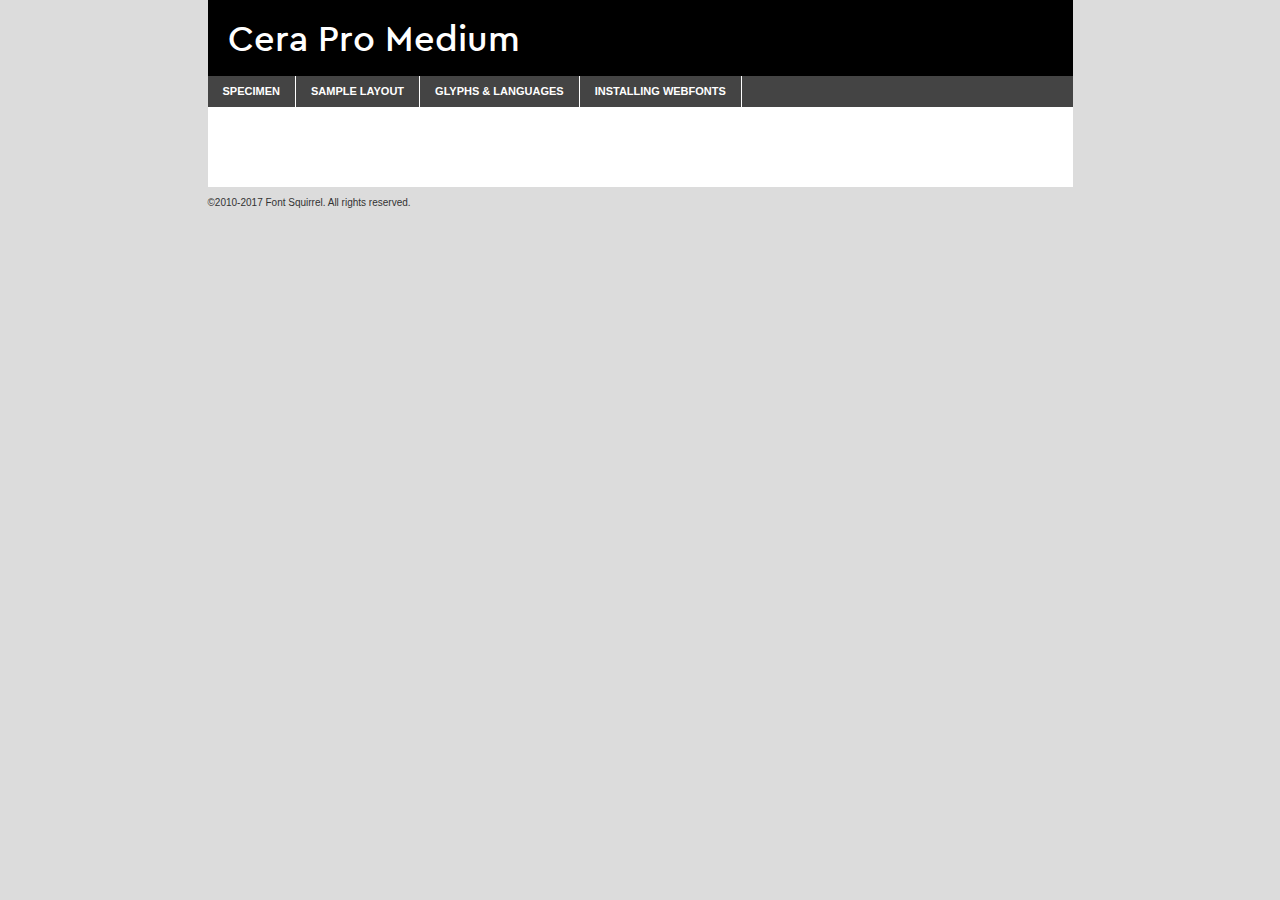
<file: font/webfontkit-20200530-124334s/cerapro-medium-demo.html>
<!DOCTYPE html PUBLIC "-//W3C//DTD XHTML 1.0 Transitional//EN"
	"http://www.w3.org/TR/xhtml1/DTD/xhtml1-transitional.dtd">

<html xmlns="http://www.w3.org/1999/xhtml" xml:lang="en" lang="en">
<head>
	<meta http-equiv="Content-Type" content="text/html; charset=utf-8" />
	<script src="http://ajax.googleapis.com/ajax/libs/jquery/1.7.2/jquery.min.js" type="text/javascript" charset="utf-8"></script>
	<script type="text/javascript">
	(function($){$.fn.easyTabs=function(option){var param=jQuery.extend({fadeSpeed:"fast",defaultContent:1,activeClass:'active'},option);$(this).each(function(){var thisId="#"+this.id;if(param.defaultContent==''){param.defaultContent=1;}
	if(typeof param.defaultContent=="number")
	{var defaultTab=$(thisId+" .tabs li:eq("+(param.defaultContent-1)+") a").attr('href').substr(1);}else{var defaultTab=param.defaultContent;}
	$(thisId+" .tabs li a").each(function(){var tabToHide=$(this).attr('href').substr(1);$("#"+tabToHide).addClass('easytabs-tab-content');});hideAll();changeContent(defaultTab);function hideAll(){$(thisId+" .easytabs-tab-content").hide();}
	function changeContent(tabId){hideAll();$(thisId+" .tabs li").removeClass(param.activeClass);$(thisId+" .tabs li a[href=#"+tabId+"]").closest('li').addClass(param.activeClass);if(param.fadeSpeed!="none")
	{$(thisId+" #"+tabId).fadeIn(param.fadeSpeed);}else{$(thisId+" #"+tabId).show();}}
	$(thisId+" .tabs li").click(function(){var tabId=$(this).find('a').attr('href').substr(1);changeContent(tabId);return false;});});}})(jQuery);
	</script>
	<link rel="stylesheet" href="specimen_files/specimen_stylesheet.css" type="text/css" charset="utf-8" />
	<link rel="stylesheet" href="stylesheet.css" type="text/css" charset="utf-8" />

	<style type="text/css">
					body{
				font-family: 'cera_promedium';
							}
		</style>

	<title>Cera Pro Medium Specimen</title>
	
	
	<script type="text/javascript" charset="utf-8">
		$(document).ready(function() {
			$('#container').easyTabs({defaultContent:1});
		});
	</script>
</head>

<body>
<div id="container">
	<div id="header">
		Cera Pro Medium	</div>
	<ul class="tabs">
		<li><a href="#specimen">Specimen</a></li>
		<li><a href="#layout">Sample Layout</a></li>
				<li><a href="#glyphs">Glyphs &amp; Languages</a></li>
		<li><a href="#installing">Installing Webfonts</a></li>
		
	</ul>
	
	<div id="main_content">

		
			<div id="specimen">
		
				<div class="section">
					<div class="grid12 firstcol">
						<div class="huge">AaBb</div>
					</div>
				</div>
		
				<div class="section">
					<div class="glyph_range">A&#x200B;B&#x200b;C&#x200b;D&#x200b;E&#x200b;F&#x200b;G&#x200b;H&#x200b;I&#x200b;J&#x200b;K&#x200b;L&#x200b;M&#x200b;N&#x200b;O&#x200b;P&#x200b;Q&#x200b;R&#x200b;S&#x200b;T&#x200b;U&#x200b;V&#x200b;W&#x200b;X&#x200b;Y&#x200b;Z&#x200b;a&#x200b;b&#x200b;c&#x200b;d&#x200b;e&#x200b;f&#x200b;g&#x200b;h&#x200b;i&#x200b;j&#x200b;k&#x200b;l&#x200b;m&#x200b;n&#x200b;o&#x200b;p&#x200b;q&#x200b;r&#x200b;s&#x200b;t&#x200b;u&#x200b;v&#x200b;w&#x200b;x&#x200b;y&#x200b;z&#x200b;1&#x200b;2&#x200b;3&#x200b;4&#x200b;5&#x200b;6&#x200b;7&#x200b;8&#x200b;9&#x200b;0&#x200b;&amp;&#x200b;.&#x200b;,&#x200b;?&#x200b;!&#x200b;&#64;&#x200b;(&#x200b;)&#x200b;#&#x200b;$&#x200b;%&#x200b;*&#x200b;+&#x200b;-&#x200b;=&#x200b;:&#x200b;;</div>
				</div>
				<div class="section">
					<div class="grid12 firstcol">
						<table class="sample_table">
							<tr><td>10</td><td class="size10">abcdefghijklmnopqrstuvwxyzABCDEFGHIJKLMNOPQRSTUVWXYZ0123456789abcdefghijklmnopqrstuvwxyzABCDEFGHIJKLMNOPQRSTUVWXYZ0123456789abcdefghijklmnopqrstuvwxyzABCDEFGHIJKLMNOPQRSTUVWXYZ</td></tr>
							<tr><td>11</td><td class="size11">abcdefghijklmnopqrstuvwxyzABCDEFGHIJKLMNOPQRSTUVWXYZ0123456789abcdefghijklmnopqrstuvwxyzABCDEFGHIJKLMNOPQRSTUVWXYZ0123456789abcdefghijklmnopqrstuvwxyzABCDEFGHIJKLMNOPQRSTUVWXYZ</td></tr>
							<tr><td>12</td><td class="size12">abcdefghijklmnopqrstuvwxyzABCDEFGHIJKLMNOPQRSTUVWXYZ0123456789abcdefghijklmnopqrstuvwxyzABCDEFGHIJKLMNOPQRSTUVWXYZ0123456789abcdefghijklmnopqrstuvwxyzABCDEFGHIJKLMNOPQRSTUVWXYZ</td></tr>
							<tr><td>13</td><td class="size13">abcdefghijklmnopqrstuvwxyzABCDEFGHIJKLMNOPQRSTUVWXYZ0123456789abcdefghijklmnopqrstuvwxyzABCDEFGHIJKLMNOPQRSTUVWXYZ0123456789abcdefghijklmnopqrstuvwxyzABCDEFGHIJKLMNOPQRSTUVWXYZ</td></tr>
							<tr><td>14</td><td class="size14">abcdefghijklmnopqrstuvwxyzABCDEFGHIJKLMNOPQRSTUVWXYZ0123456789abcdefghijklmnopqrstuvwxyzABCDEFGHIJKLMNOPQRSTUVWXYZ0123456789abcdefghijklmnopqrstuvwxyzABCDEFGHIJKLMNOPQRSTUVWXYZ</td></tr>
							<tr><td>16</td><td class="size16">abcdefghijklmnopqrstuvwxyzABCDEFGHIJKLMNOPQRSTUVWXYZ0123456789abcdefghijklmnopqrstuvwxyzABCDEFGHIJKLMNOPQRSTUVWXYZ</td></tr>
							<tr><td>18</td><td class="size18">abcdefghijklmnopqrstuvwxyzABCDEFGHIJKLMNOPQRSTUVWXYZ0123456789abcdefghijklmnopqrstuvwxyzABCDEFGHIJKLMNOPQRSTUVWXYZ</td></tr>
							<tr><td>20</td><td class="size20">abcdefghijklmnopqrstuvwxyzABCDEFGHIJKLMNOPQRSTUVWXYZ0123456789abcdefghijklmnopqrstuvwxyzABCDEFGHIJKLMNOPQRSTUVWXYZ</td></tr>
							<tr><td>24</td><td class="size24">abcdefghijklmnopqrstuvwxyzABCDEFGHIJKLMNOPQRSTUVWXYZ0123456789abcdefghijklmnopqrstuvwxyzABCDEFGHIJKLMNOPQRSTUVWXYZ</td></tr>
							<tr><td>30</td><td class="size30">abcdefghijklmnopqrstuvwxyzABCDEFGHIJKLMNOPQRSTUVWXYZ0123456789abcdefghijklmnopqrstuvwxyzABCDEFGHIJKLMNOPQRSTUVWXYZ</td></tr>
							<tr><td>36</td><td class="size36">abcdefghijklmnopqrstuvwxyzABCDEFGHIJKLMNOPQRSTUVWXYZ0123456789abcdefghijklmnopqrstuvwxyzABCDEFGHIJKLMNOPQRSTUVWXYZ</td></tr>
							<tr><td>48</td><td class="size48">abcdefghijklmnopqrstuvwxyzABCDEFGHIJKLMNOPQRSTUVWXYZ0123456789abcdefghijklmnopqrstuvwxyzABCDEFGHIJKLMNOPQRSTUVWXYZ</td></tr>
							<tr><td>60</td><td class="size60">abcdefghijklmnopqrstuvwxyzABCDEFGHIJKLMNOPQRSTUVWXYZ0123456789abcdefghijklmnopqrstuvwxyzABCDEFGHIJKLMNOPQRSTUVWXYZ</td></tr>
							<tr><td>72</td><td class="size72">abcdefghijklmnopqrstuvwxyzABCDEFGHIJKLMNOPQRSTUVWXYZ0123456789abcdefghijklmnopqrstuvwxyzABCDEFGHIJKLMNOPQRSTUVWXYZ</td></tr>
							<tr><td>90</td><td class="size90">abcdefghijklmnopqrstuvwxyzABCDEFGHIJKLMNOPQRSTUVWXYZ0123456789abcdefghijklmnopqrstuvwxyzABCDEFGHIJKLMNOPQRSTUVWXYZ</td></tr>
						</table>
				
					</div>
			
				</div>
		
		
		
								<div class="section" id="bodycomparison">


										<div id="xheight">
				<div class="fontbody">&#x25FC;&#x25FC;&#x25FC;&#x25FC;&#x25FC;&#x25FC;&#x25FC;&#x25FC;&#x25FC;&#x25FC;&#x25FC;&#x25FC;&#x25FC;&#x25FC;&#x25FC;&#x25FC;&#x25FC;&#x25FC;&#x25FC;&#x25FC;&#x25FC;&#x25FC;&#x25FC;&#x25FC;&#x25FC;&#x25FC;&#x25FC;&#x25FC;&#x25FC;&#x25FC;&#x25FC;&#x25FC;&#x25FC;&#x25FC;&#x25FC;&#x25FC;&#x25FC;&#x25FC;&#x25FC;&#x25FC;&#x25FC;&#x25FC;&#x25FC;&#x25FC;&#x25FC;&#x25FC;&#x25FC;&#x25FC;&#x25FC;&#x25FC;&#x25FC;&#x25FC;&#x25FC;&#x25FC;&#x25FC;&#x25FC;&#x25FC;&#x25FC;&#x25FC;&#x25FC;&#x25FC;&#x25FC;&#x25FC;&#x25FC;&#x25FC;&#x25FC;&#x25FC;&#x25FC;&#x25FC;&#x25FC;&#x25FC;&#x25FC;&#x25FC;&#x25FC;&#x25FC;&#x25FC;&#x25FC;&#x25FC;&#x25FC;&#x25FC;&#x25FC;&#x25FC;&#x25FC;&#x25FC;&#x25FC;&#x25FC;&#x25FC;&#x25FC;&#x25FC;&#x25FC;&#x25FC;&#x25FC;&#x25FC;&#x25FC;&#x25FC;&#x25FC;&#x25FC;&#x25FC;&#x25FC;body</div><div class="arialbody">body</div><div class="verdanabody">body</div><div class="georgiabody">body</div></div>
										<div class="fontbody" style="z-index:1">
											body<span>Cera Pro Medium</span>
										</div>
										<div class="arialbody" style="z-index:1">
											body<span>Arial</span>
										</div>
										<div class="verdanabody" style="z-index:1">
											body<span>Verdana</span>
										</div>
										<div class="georgiabody" style="z-index:1">
											body<span>Georgia</span>
										</div>



								</div>
		
		
				<div class="section psample psample_row1" id="">
					
					<div class="grid2 firstcol">
						<p class="size10"><span>10.</span>Aenean lacinia bibendum nulla sed consectetur. Fusce dapibus, tellus ac cursus commodo, tortor mauris condimentum nibh, ut fermentum massa justo sit amet risus. Nullam id dolor id nibh ultricies vehicula ut id elit. Cum sociis natoque penatibus et magnis dis parturient montes, nascetur ridiculus mus. Nulla vitae elit libero, a pharetra augue.</p>
			
					</div>
					<div class="grid3">
						<p class="size11"><span>11.</span>Aenean lacinia bibendum nulla sed consectetur. Fusce dapibus, tellus ac cursus commodo, tortor mauris condimentum nibh, ut fermentum massa justo sit amet risus. Nullam id dolor id nibh ultricies vehicula ut id elit. Cum sociis natoque penatibus et magnis dis parturient montes, nascetur ridiculus mus. Nulla vitae elit libero, a pharetra augue.</p>
			
					</div>
					<div class="grid3">
						<p class="size12"><span>12.</span>Aenean lacinia bibendum nulla sed consectetur. Fusce dapibus, tellus ac cursus commodo, tortor mauris condimentum nibh, ut fermentum massa justo sit amet risus. Nullam id dolor id nibh ultricies vehicula ut id elit. Cum sociis natoque penatibus et magnis dis parturient montes, nascetur ridiculus mus. Nulla vitae elit libero, a pharetra augue.</p>
			
					</div>
					<div class="grid4">
						<p class="size13"><span>13.</span>Aenean lacinia bibendum nulla sed consectetur. Fusce dapibus, tellus ac cursus commodo, tortor mauris condimentum nibh, ut fermentum massa justo sit amet risus. Nullam id dolor id nibh ultricies vehicula ut id elit. Cum sociis natoque penatibus et magnis dis parturient montes, nascetur ridiculus mus. Nulla vitae elit libero, a pharetra augue.</p>
			
					</div>
					<div class="white_blend"></div>
					
				</div>
				<div class="section psample psample_row2" id="">
					<div class="grid3 firstcol">
						<p class="size14"><span>14.</span>Aenean lacinia bibendum nulla sed consectetur. Fusce dapibus, tellus ac cursus commodo, tortor mauris condimentum nibh, ut fermentum massa justo sit amet risus. Nullam id dolor id nibh ultricies vehicula ut id elit. Cum sociis natoque penatibus et magnis dis parturient montes, nascetur ridiculus mus. Nulla vitae elit libero, a pharetra augue.</p>
			
					</div>
					<div class="grid4">
						<p class="size16"><span>16.</span>Aenean lacinia bibendum nulla sed consectetur. Fusce dapibus, tellus ac cursus commodo, tortor mauris condimentum nibh, ut fermentum massa justo sit amet risus. Nullam id dolor id nibh ultricies vehicula ut id elit. Cum sociis natoque penatibus et magnis dis parturient montes, nascetur ridiculus mus. Nulla vitae elit libero, a pharetra augue.</p>
			
					</div>
					<div class="grid5">
						<p class="size18"><span>18.</span>Aenean lacinia bibendum nulla sed consectetur. Fusce dapibus, tellus ac cursus commodo, tortor mauris condimentum nibh, ut fermentum massa justo sit amet risus. Nullam id dolor id nibh ultricies vehicula ut id elit. Cum sociis natoque penatibus et magnis dis parturient montes, nascetur ridiculus mus. Nulla vitae elit libero, a pharetra augue.</p>
			
					</div>

					<div class="white_blend"></div>

				</div>
				
				<div class="section psample psample_row3" id="">
					<div class="grid5 firstcol">
						<p class="size20"><span>20.</span>Aenean lacinia bibendum nulla sed consectetur. Fusce dapibus, tellus ac cursus commodo, tortor mauris condimentum nibh, ut fermentum massa justo sit amet risus. Nullam id dolor id nibh ultricies vehicula ut id elit. Cum sociis natoque penatibus et magnis dis parturient montes, nascetur ridiculus mus. Nulla vitae elit libero, a pharetra augue.</p>
					</div>
					<div class="grid7">
						<p class="size24"><span>24.</span>Aenean lacinia bibendum nulla sed consectetur. Fusce dapibus, tellus ac cursus commodo, tortor mauris condimentum nibh, ut fermentum massa justo sit amet risus. Nullam id dolor id nibh ultricies vehicula ut id elit. Cum sociis natoque penatibus et magnis dis parturient montes, nascetur ridiculus mus. Nulla vitae elit libero, a pharetra augue.</p>
					</div>
					
					<div class="white_blend"></div>
					
				</div>
				
				<div class="section psample psample_row4" id="">
					<div class="grid12 firstcol">
						<p class="size30"><span>30.</span>Aenean lacinia bibendum nulla sed consectetur. Fusce dapibus, tellus ac cursus commodo, tortor mauris condimentum nibh, ut fermentum massa justo sit amet risus. Nullam id dolor id nibh ultricies vehicula ut id elit. Cum sociis natoque penatibus et magnis dis parturient montes, nascetur ridiculus mus. Nulla vitae elit libero, a pharetra augue.</p>
					</div>
					<div class="white_blend"></div>
					
				</div>
				
				
				
				<div class="section psample psample_row1 fullreverse">
					<div class="grid2 firstcol">
						<p class="size10"><span>10.</span>Aenean lacinia bibendum nulla sed consectetur. Fusce dapibus, tellus ac cursus commodo, tortor mauris condimentum nibh, ut fermentum massa justo sit amet risus. Nullam id dolor id nibh ultricies vehicula ut id elit. Cum sociis natoque penatibus et magnis dis parturient montes, nascetur ridiculus mus. Nulla vitae elit libero, a pharetra augue.</p>
			
					</div>
					<div class="grid3">
						<p class="size11"><span>11.</span>Aenean lacinia bibendum nulla sed consectetur. Fusce dapibus, tellus ac cursus commodo, tortor mauris condimentum nibh, ut fermentum massa justo sit amet risus. Nullam id dolor id nibh ultricies vehicula ut id elit. Cum sociis natoque penatibus et magnis dis parturient montes, nascetur ridiculus mus. Nulla vitae elit libero, a pharetra augue.</p>
			
					</div>
					<div class="grid3">
						<p class="size12"><span>12.</span>Aenean lacinia bibendum nulla sed consectetur. Fusce dapibus, tellus ac cursus commodo, tortor mauris condimentum nibh, ut fermentum massa justo sit amet risus. Nullam id dolor id nibh ultricies vehicula ut id elit. Cum sociis natoque penatibus et magnis dis parturient montes, nascetur ridiculus mus. Nulla vitae elit libero, a pharetra augue.</p>
			
					</div>
					<div class="grid4">
						<p class="size13"><span>13.</span>Aenean lacinia bibendum nulla sed consectetur. Fusce dapibus, tellus ac cursus commodo, tortor mauris condimentum nibh, ut fermentum massa justo sit amet risus. Nullam id dolor id nibh ultricies vehicula ut id elit. Cum sociis natoque penatibus et magnis dis parturient montes, nascetur ridiculus mus. Nulla vitae elit libero, a pharetra augue.</p>
			
					</div>
					<div class="black_blend"></div>
					
				</div>
				
				<div class="section psample psample_row2 fullreverse">
					<div class="grid3 firstcol">
						<p class="size14"><span>14.</span>Aenean lacinia bibendum nulla sed consectetur. Fusce dapibus, tellus ac cursus commodo, tortor mauris condimentum nibh, ut fermentum massa justo sit amet risus. Nullam id dolor id nibh ultricies vehicula ut id elit. Cum sociis natoque penatibus et magnis dis parturient montes, nascetur ridiculus mus. Nulla vitae elit libero, a pharetra augue.</p>
			
					</div>
					<div class="grid4">
						<p class="size16"><span>16.</span>Aenean lacinia bibendum nulla sed consectetur. Fusce dapibus, tellus ac cursus commodo, tortor mauris condimentum nibh, ut fermentum massa justo sit amet risus. Nullam id dolor id nibh ultricies vehicula ut id elit. Cum sociis natoque penatibus et magnis dis parturient montes, nascetur ridiculus mus. Nulla vitae elit libero, a pharetra augue.</p>
			
					</div>
					<div class="grid5">
						<p class="size18"><span>18.</span>Aenean lacinia bibendum nulla sed consectetur. Fusce dapibus, tellus ac cursus commodo, tortor mauris condimentum nibh, ut fermentum massa justo sit amet risus. Nullam id dolor id nibh ultricies vehicula ut id elit. Cum sociis natoque penatibus et magnis dis parturient montes, nascetur ridiculus mus. Nulla vitae elit libero, a pharetra augue.</p>
			
					</div>
					<div class="black_blend"></div>

				</div>
				
				<div class="section psample fullreverse psample_row3" id="">
					<div class="grid5 firstcol">
						<p class="size20"><span>20.</span>Aenean lacinia bibendum nulla sed consectetur. Fusce dapibus, tellus ac cursus commodo, tortor mauris condimentum nibh, ut fermentum massa justo sit amet risus. Nullam id dolor id nibh ultricies vehicula ut id elit. Cum sociis natoque penatibus et magnis dis parturient montes, nascetur ridiculus mus. Nulla vitae elit libero, a pharetra augue.</p>
					</div>
					<div class="grid7">
						<p class="size24"><span>24.</span>Aenean lacinia bibendum nulla sed consectetur. Fusce dapibus, tellus ac cursus commodo, tortor mauris condimentum nibh, ut fermentum massa justo sit amet risus. Nullam id dolor id nibh ultricies vehicula ut id elit. Cum sociis natoque penatibus et magnis dis parturient montes, nascetur ridiculus mus. Nulla vitae elit libero, a pharetra augue.</p>
					</div>
					
					<div class="black_blend"></div>
					
				</div>
				
				<div class="section psample fullreverse psample_row4" id="" style="border-bottom: 20px #000 solid;">
					<div class="grid12 firstcol">
						<p class="size30"><span>30.</span>Aenean lacinia bibendum nulla sed consectetur. Fusce dapibus, tellus ac cursus commodo, tortor mauris condimentum nibh, ut fermentum massa justo sit amet risus. Nullam id dolor id nibh ultricies vehicula ut id elit. Cum sociis natoque penatibus et magnis dis parturient montes, nascetur ridiculus mus. Nulla vitae elit libero, a pharetra augue.</p>
					</div>
					<div class="black_blend"></div>
					
				</div>
				
				
				
				
			</div>
			
			<div id="layout">
				
				<div class="section">
					
					<div class="grid12 firstcol">
						<h1>Lorem Ipsum Dolor</h1>
						<h2>Etiam porta sem malesuada magna mollis euismod</h2>
						
						<p class="byline">By <a href="#link">Aenean Lacinia</a></p>
					</div>
				</div>
				<div class="section">
					<div class="grid8 firstcol">
						<p class="large">Donec sed odio dui. Morbi leo risus, porta ac consectetur ac, vestibulum at eros. Fusce dapibus, tellus ac cursus commodo, tortor mauris condimentum nibh, ut fermentum massa justo sit amet risus. </p>

						
						<h3>Pellentesque ornare sem</h3>

						<p>Maecenas sed diam eget risus varius blandit sit amet non magna. Maecenas faucibus mollis interdum. Donec ullamcorper nulla non metus auctor fringilla. Nullam id dolor id nibh ultricies vehicula ut id elit. Nullam id dolor id nibh ultricies vehicula ut id elit. </p>

						<p>Aenean eu leo quam. Pellentesque ornare sem lacinia quam venenatis vestibulum. Lorem ipsum dolor sit amet, consectetur adipiscing elit. Cum sociis natoque penatibus et magnis dis parturient montes, nascetur ridiculus mus. </p>

						<p>Nulla vitae elit libero, a pharetra augue. Praesent commodo cursus magna, vel scelerisque nisl consectetur et. Aenean lacinia bibendum nulla sed consectetur. </p>

						<p>Nullam quis risus eget urna mollis ornare vel eu leo. Nullam quis risus eget urna mollis ornare vel eu leo. Maecenas sed diam eget risus varius blandit sit amet non magna. Donec ullamcorper nulla non metus auctor fringilla. </p>

						<h3>Cras mattis consectetur</h3>

						<p>Aenean eu leo quam. Pellentesque ornare sem lacinia quam venenatis vestibulum. Aenean lacinia bibendum nulla sed consectetur. Integer posuere erat a ante venenatis dapibus posuere velit aliquet. Cras mattis consectetur purus sit amet fermentum. </p>

						<p>Nullam id dolor id nibh ultricies vehicula ut id elit. Nullam quis risus eget urna mollis ornare vel eu leo. Cras mattis consectetur purus sit amet fermentum.</p>
					</div>
					
					<div class="grid4 sidebar">
						
						<div class="box reverse">
							<p class="last">Nullam quis risus eget urna mollis ornare vel eu leo. Donec ullamcorper nulla non metus auctor fringilla. Cras mattis consectetur purus sit amet fermentum. Sed posuere consectetur est at lobortis. Lorem ipsum dolor sit amet, consectetur adipiscing elit. </p>
						</div>
						
						<p class="caption">Maecenas sed diam eget risus varius.</p>

						<p>Vestibulum id ligula porta felis euismod semper. Integer posuere erat a ante venenatis dapibus posuere velit aliquet. Vestibulum id ligula porta felis euismod semper. Sed posuere consectetur est at lobortis. Maecenas sed diam eget risus varius blandit sit amet non magna. Fusce dapibus, tellus ac cursus commodo, tortor mauris condimentum nibh, ut fermentum massa justo sit amet risus. </p>

					

						<p>Duis mollis, est non commodo luctus, nisi erat porttitor ligula, eget lacinia odio sem nec elit. Aenean lacinia bibendum nulla sed consectetur. Vivamus sagittis lacus vel augue laoreet rutrum faucibus dolor auctor. Aenean lacinia bibendum nulla sed consectetur. Nullam quis risus eget urna mollis ornare vel eu leo. </p>

						<p>Praesent commodo cursus magna, vel scelerisque nisl consectetur et. Donec ullamcorper nulla non metus auctor fringilla. Maecenas faucibus mollis interdum. Fusce dapibus, tellus ac cursus commodo, tortor mauris condimentum nibh, ut fermentum massa justo sit amet risus. </p>

					</div>
				</div>
				
			</div>


			



		<div id="glyphs">
			<div class="section">
				<div class="grid12 firstcol">
			
				<h1>Language Support</h1>
				<p>The subset of Cera Pro Medium in this kit supports the following languages:<br />
			
					Albanian, Basque, Breton, Chamorro, Danish, Dutch, English, Faroese, Finnish, French, Frisian, Galician, German, Icelandic, Italian, Malagasy, Norwegian, Portuguese, Spanish, Alsatian, Aragonese, Arapaho, Arrernte, Asturian, Aymara, Bislama, Cebuano, Corsican, Fijian, French_creole, Genoese, Gilbertese, Greenlandic, Haitian_creole, Hiligaynon, Hmong, Hopi, Ibanag, Iloko_ilokano, Indonesian, Interglossa_glosa, Interlingua, Irish_gaelic, Jerriais, Lojban, Lombard, Luxembourgeois, Manx, Mohawk, Norfolk_pitcairnese, Occitan, Oromo, Pangasinan, Papiamento, Piedmontese, Potawatomi, Rhaeto-romance, Romansh, Rotokas, Sami_lule, Samoan, Sardinian, Scots_gaelic, Seychelles_creole, Shona, Sicilian, Somali, Southern_ndebele, Swahili, Swati_swazi, Tagalog_filipino_pilipino, Tetum, Tok_pisin, Uyghur_latinized, Volapuk, Walloon, Warlpiri, Xhosa, Yapese, Zulu, Latinbasic, Ubasic, Demo				</p>
				<h1>Glyph Chart</h1>
				<p>The subset of Cera Pro Medium in this kit includes all the glyphs listed below. Unicode entities are included above each glyph to help you insert individual characters into your layout.</p>
				<div id="glyph_chart">
			
																				 <div><p>&amp;#13;</p>&#13;</div>
																				 <div><p>&amp;#32;</p>&#32;</div>
																				 <div><p>&amp;#33;</p>&#33;</div>
																				 <div><p>&amp;#34;</p>&#34;</div>
																				 <div><p>&amp;#35;</p>&#35;</div>
																				 <div><p>&amp;#36;</p>&#36;</div>
																				 <div><p>&amp;#37;</p>&#37;</div>
																				 <div><p>&amp;#38;</p>&#38;</div>
																				 <div><p>&amp;#39;</p>&#39;</div>
																				 <div><p>&amp;#40;</p>&#40;</div>
																				 <div><p>&amp;#41;</p>&#41;</div>
																				 <div><p>&amp;#42;</p>&#42;</div>
																				 <div><p>&amp;#43;</p>&#43;</div>
																				 <div><p>&amp;#44;</p>&#44;</div>
																				 <div><p>&amp;#45;</p>&#45;</div>
																				 <div><p>&amp;#46;</p>&#46;</div>
																				 <div><p>&amp;#47;</p>&#47;</div>
																				 <div><p>&amp;#48;</p>&#48;</div>
																				 <div><p>&amp;#49;</p>&#49;</div>
																				 <div><p>&amp;#50;</p>&#50;</div>
																				 <div><p>&amp;#51;</p>&#51;</div>
																				 <div><p>&amp;#52;</p>&#52;</div>
																				 <div><p>&amp;#53;</p>&#53;</div>
																				 <div><p>&amp;#54;</p>&#54;</div>
																				 <div><p>&amp;#55;</p>&#55;</div>
																				 <div><p>&amp;#56;</p>&#56;</div>
																				 <div><p>&amp;#57;</p>&#57;</div>
																				 <div><p>&amp;#58;</p>&#58;</div>
																				 <div><p>&amp;#59;</p>&#59;</div>
																				 <div><p>&amp;#60;</p>&#60;</div>
																				 <div><p>&amp;#61;</p>&#61;</div>
																				 <div><p>&amp;#62;</p>&#62;</div>
																				 <div><p>&amp;#63;</p>&#63;</div>
																				 <div><p>&amp;#64;</p>&#64;</div>
																				 <div><p>&amp;#65;</p>&#65;</div>
																				 <div><p>&amp;#66;</p>&#66;</div>
																				 <div><p>&amp;#67;</p>&#67;</div>
																				 <div><p>&amp;#68;</p>&#68;</div>
																				 <div><p>&amp;#69;</p>&#69;</div>
																				 <div><p>&amp;#70;</p>&#70;</div>
																				 <div><p>&amp;#71;</p>&#71;</div>
																				 <div><p>&amp;#72;</p>&#72;</div>
																				 <div><p>&amp;#73;</p>&#73;</div>
																				 <div><p>&amp;#74;</p>&#74;</div>
																				 <div><p>&amp;#75;</p>&#75;</div>
																				 <div><p>&amp;#76;</p>&#76;</div>
																				 <div><p>&amp;#77;</p>&#77;</div>
																				 <div><p>&amp;#78;</p>&#78;</div>
																				 <div><p>&amp;#79;</p>&#79;</div>
																				 <div><p>&amp;#80;</p>&#80;</div>
																				 <div><p>&amp;#81;</p>&#81;</div>
																				 <div><p>&amp;#82;</p>&#82;</div>
																				 <div><p>&amp;#83;</p>&#83;</div>
																				 <div><p>&amp;#84;</p>&#84;</div>
																				 <div><p>&amp;#85;</p>&#85;</div>
																				 <div><p>&amp;#86;</p>&#86;</div>
																				 <div><p>&amp;#87;</p>&#87;</div>
																				 <div><p>&amp;#88;</p>&#88;</div>
																				 <div><p>&amp;#89;</p>&#89;</div>
																				 <div><p>&amp;#90;</p>&#90;</div>
																				 <div><p>&amp;#91;</p>&#91;</div>
																				 <div><p>&amp;#92;</p>&#92;</div>
																				 <div><p>&amp;#93;</p>&#93;</div>
																				 <div><p>&amp;#94;</p>&#94;</div>
																				 <div><p>&amp;#95;</p>&#95;</div>
																				 <div><p>&amp;#96;</p>&#96;</div>
																				 <div><p>&amp;#97;</p>&#97;</div>
																				 <div><p>&amp;#98;</p>&#98;</div>
																				 <div><p>&amp;#99;</p>&#99;</div>
																				 <div><p>&amp;#100;</p>&#100;</div>
																				 <div><p>&amp;#101;</p>&#101;</div>
																				 <div><p>&amp;#102;</p>&#102;</div>
																				 <div><p>&amp;#103;</p>&#103;</div>
																				 <div><p>&amp;#104;</p>&#104;</div>
																				 <div><p>&amp;#105;</p>&#105;</div>
																				 <div><p>&amp;#106;</p>&#106;</div>
																				 <div><p>&amp;#107;</p>&#107;</div>
																				 <div><p>&amp;#108;</p>&#108;</div>
																				 <div><p>&amp;#109;</p>&#109;</div>
																				 <div><p>&amp;#110;</p>&#110;</div>
																				 <div><p>&amp;#111;</p>&#111;</div>
																				 <div><p>&amp;#112;</p>&#112;</div>
																				 <div><p>&amp;#113;</p>&#113;</div>
																				 <div><p>&amp;#114;</p>&#114;</div>
																				 <div><p>&amp;#115;</p>&#115;</div>
																				 <div><p>&amp;#116;</p>&#116;</div>
																				 <div><p>&amp;#117;</p>&#117;</div>
																				 <div><p>&amp;#118;</p>&#118;</div>
																				 <div><p>&amp;#119;</p>&#119;</div>
																				 <div><p>&amp;#120;</p>&#120;</div>
																				 <div><p>&amp;#121;</p>&#121;</div>
																				 <div><p>&amp;#122;</p>&#122;</div>
																				 <div><p>&amp;#123;</p>&#123;</div>
																				 <div><p>&amp;#124;</p>&#124;</div>
																				 <div><p>&amp;#125;</p>&#125;</div>
																				 <div><p>&amp;#126;</p>&#126;</div>
																				 <div><p>&amp;#160;</p>&#160;</div>
																				 <div><p>&amp;#161;</p>&#161;</div>
																				 <div><p>&amp;#162;</p>&#162;</div>
																				 <div><p>&amp;#163;</p>&#163;</div>
																				 <div><p>&amp;#164;</p>&#164;</div>
																				 <div><p>&amp;#165;</p>&#165;</div>
																				 <div><p>&amp;#166;</p>&#166;</div>
																				 <div><p>&amp;#167;</p>&#167;</div>
																				 <div><p>&amp;#168;</p>&#168;</div>
																				 <div><p>&amp;#169;</p>&#169;</div>
																				 <div><p>&amp;#170;</p>&#170;</div>
																				 <div><p>&amp;#171;</p>&#171;</div>
																				 <div><p>&amp;#172;</p>&#172;</div>
																				 <div><p>&amp;#173;</p>&#173;</div>
																				 <div><p>&amp;#174;</p>&#174;</div>
																				 <div><p>&amp;#175;</p>&#175;</div>
																				 <div><p>&amp;#176;</p>&#176;</div>
																				 <div><p>&amp;#177;</p>&#177;</div>
																				 <div><p>&amp;#178;</p>&#178;</div>
																				 <div><p>&amp;#179;</p>&#179;</div>
																				 <div><p>&amp;#180;</p>&#180;</div>
																				 <div><p>&amp;#181;</p>&#181;</div>
																				 <div><p>&amp;#182;</p>&#182;</div>
																				 <div><p>&amp;#183;</p>&#183;</div>
																				 <div><p>&amp;#184;</p>&#184;</div>
																				 <div><p>&amp;#185;</p>&#185;</div>
																				 <div><p>&amp;#186;</p>&#186;</div>
																				 <div><p>&amp;#187;</p>&#187;</div>
																				 <div><p>&amp;#188;</p>&#188;</div>
																				 <div><p>&amp;#189;</p>&#189;</div>
																				 <div><p>&amp;#190;</p>&#190;</div>
																				 <div><p>&amp;#191;</p>&#191;</div>
																				 <div><p>&amp;#192;</p>&#192;</div>
																				 <div><p>&amp;#193;</p>&#193;</div>
																				 <div><p>&amp;#194;</p>&#194;</div>
																				 <div><p>&amp;#195;</p>&#195;</div>
																				 <div><p>&amp;#196;</p>&#196;</div>
																				 <div><p>&amp;#197;</p>&#197;</div>
																				 <div><p>&amp;#198;</p>&#198;</div>
																				 <div><p>&amp;#199;</p>&#199;</div>
																				 <div><p>&amp;#200;</p>&#200;</div>
																				 <div><p>&amp;#201;</p>&#201;</div>
																				 <div><p>&amp;#202;</p>&#202;</div>
																				 <div><p>&amp;#203;</p>&#203;</div>
																				 <div><p>&amp;#204;</p>&#204;</div>
																				 <div><p>&amp;#205;</p>&#205;</div>
																				 <div><p>&amp;#206;</p>&#206;</div>
																				 <div><p>&amp;#207;</p>&#207;</div>
																				 <div><p>&amp;#208;</p>&#208;</div>
																				 <div><p>&amp;#209;</p>&#209;</div>
																				 <div><p>&amp;#210;</p>&#210;</div>
																				 <div><p>&amp;#211;</p>&#211;</div>
																				 <div><p>&amp;#212;</p>&#212;</div>
																				 <div><p>&amp;#213;</p>&#213;</div>
																				 <div><p>&amp;#214;</p>&#214;</div>
																				 <div><p>&amp;#215;</p>&#215;</div>
																				 <div><p>&amp;#216;</p>&#216;</div>
																				 <div><p>&amp;#217;</p>&#217;</div>
																				 <div><p>&amp;#218;</p>&#218;</div>
																				 <div><p>&amp;#219;</p>&#219;</div>
																				 <div><p>&amp;#220;</p>&#220;</div>
																				 <div><p>&amp;#221;</p>&#221;</div>
																				 <div><p>&amp;#222;</p>&#222;</div>
																				 <div><p>&amp;#223;</p>&#223;</div>
																				 <div><p>&amp;#224;</p>&#224;</div>
																				 <div><p>&amp;#225;</p>&#225;</div>
																				 <div><p>&amp;#226;</p>&#226;</div>
																				 <div><p>&amp;#227;</p>&#227;</div>
																				 <div><p>&amp;#228;</p>&#228;</div>
																				 <div><p>&amp;#229;</p>&#229;</div>
																				 <div><p>&amp;#230;</p>&#230;</div>
																				 <div><p>&amp;#231;</p>&#231;</div>
																				 <div><p>&amp;#232;</p>&#232;</div>
																				 <div><p>&amp;#233;</p>&#233;</div>
																				 <div><p>&amp;#234;</p>&#234;</div>
																				 <div><p>&amp;#235;</p>&#235;</div>
																				 <div><p>&amp;#236;</p>&#236;</div>
																				 <div><p>&amp;#237;</p>&#237;</div>
																				 <div><p>&amp;#238;</p>&#238;</div>
																				 <div><p>&amp;#239;</p>&#239;</div>
																				 <div><p>&amp;#240;</p>&#240;</div>
																				 <div><p>&amp;#241;</p>&#241;</div>
																				 <div><p>&amp;#242;</p>&#242;</div>
																				 <div><p>&amp;#243;</p>&#243;</div>
																				 <div><p>&amp;#244;</p>&#244;</div>
																				 <div><p>&amp;#245;</p>&#245;</div>
																				 <div><p>&amp;#246;</p>&#246;</div>
																				 <div><p>&amp;#247;</p>&#247;</div>
																				 <div><p>&amp;#248;</p>&#248;</div>
																				 <div><p>&amp;#249;</p>&#249;</div>
																				 <div><p>&amp;#250;</p>&#250;</div>
																				 <div><p>&amp;#251;</p>&#251;</div>
																				 <div><p>&amp;#252;</p>&#252;</div>
																				 <div><p>&amp;#253;</p>&#253;</div>
																				 <div><p>&amp;#254;</p>&#254;</div>
																				 <div><p>&amp;#255;</p>&#255;</div>
																				 <div><p>&amp;#338;</p>&#338;</div>
																				 <div><p>&amp;#339;</p>&#339;</div>
																				 <div><p>&amp;#376;</p>&#376;</div>
																				 <div><p>&amp;#710;</p>&#710;</div>
																				 <div><p>&amp;#732;</p>&#732;</div>
																				 <div><p>&amp;#8192;</p>&#8192;</div>
																				 <div><p>&amp;#8193;</p>&#8193;</div>
																				 <div><p>&amp;#8194;</p>&#8194;</div>
																				 <div><p>&amp;#8195;</p>&#8195;</div>
																				 <div><p>&amp;#8196;</p>&#8196;</div>
																				 <div><p>&amp;#8197;</p>&#8197;</div>
																				 <div><p>&amp;#8198;</p>&#8198;</div>
																				 <div><p>&amp;#8199;</p>&#8199;</div>
																				 <div><p>&amp;#8200;</p>&#8200;</div>
																				 <div><p>&amp;#8201;</p>&#8201;</div>
																				 <div><p>&amp;#8202;</p>&#8202;</div>
																				 <div><p>&amp;#8208;</p>&#8208;</div>
																				 <div><p>&amp;#8209;</p>&#8209;</div>
																				 <div><p>&amp;#8210;</p>&#8210;</div>
																				 <div><p>&amp;#8211;</p>&#8211;</div>
																				 <div><p>&amp;#8212;</p>&#8212;</div>
																				 <div><p>&amp;#8216;</p>&#8216;</div>
																				 <div><p>&amp;#8217;</p>&#8217;</div>
																				 <div><p>&amp;#8218;</p>&#8218;</div>
																				 <div><p>&amp;#8220;</p>&#8220;</div>
																				 <div><p>&amp;#8221;</p>&#8221;</div>
																				 <div><p>&amp;#8222;</p>&#8222;</div>
																				 <div><p>&amp;#8226;</p>&#8226;</div>
																				 <div><p>&amp;#8230;</p>&#8230;</div>
																				 <div><p>&amp;#8239;</p>&#8239;</div>
																				 <div><p>&amp;#8249;</p>&#8249;</div>
																				 <div><p>&amp;#8250;</p>&#8250;</div>
																				 <div><p>&amp;#8287;</p>&#8287;</div>
																				 <div><p>&amp;#8364;</p>&#8364;</div>
																				 <div><p>&amp;#8482;</p>&#8482;</div>
																				 <div><p>&amp;#9724;</p>&#9724;</div>
																				 <div><p>&amp;#64257;</p>&#64257;</div>
																				 <div><p>&amp;#64258;</p>&#64258;</div>
																																						</div>	
				</div>
		
		
			</div>
		</div>
		
		
		<div id="specs">
			
		</div>
	
		<div id="installing">
			<div class="section">
				<div class="grid7 firstcol">
					<h1>Installing Webfonts</h1>
					
					<p>Webfonts are supported by all major browser platforms but not all in the same way. There are currently four different font formats that must be included in order to target all browsers. This includes TTF, WOFF, EOT and SVG.</p>
					
					<h2>1. Upload your webfonts</h2>
					<p>You must upload your webfont kit to your website. They should be in or near the same directory as your CSS files.</p>
					
					<h2>2. Include the webfont stylesheet</h2>
					<p>A special CSS @font-face declaration helps the various browsers select the appropriate font it needs without causing you a bunch of headaches. Learn more about this syntax by reading the <a href="https://www.fontspring.com/blog/further-hardening-of-the-bulletproof-syntax">Fontspring blog post</a> about it. The code for it is as follows:</p>


<code>
@font-face{ 
	font-family: 'MyWebFont';
	src: url('WebFont.eot');
	src: url('WebFont.eot?#iefix') format('embedded-opentype'),
	     url('WebFont.woff') format('woff'),
	     url('WebFont.ttf') format('truetype'),
	     url('WebFont.svg#webfont') format('svg');
}
</code>

	<p>We've already gone ahead and generated the code for you. All you have to do is link to the stylesheet in your HTML, like this:</p>
	<code>&lt;link rel=&quot;stylesheet&quot; href=&quot;stylesheet.css&quot; type=&quot;text/css&quot; charset=&quot;utf-8&quot; /&gt;</code>

					<h2>3. Modify your own stylesheet</h2>
					<p>To take advantage of your new fonts, you must tell your stylesheet to use them. Look at the original @font-face declaration above and find the property called "font-family." The name linked there will be what you use to reference the font. Prepend that webfont name to the font stack in the "font-family" property, inside the selector you want to change. For example:</p>
<code>p { font-family: 'WebFont', Arial, sans-serif; }</code>

<h2>4. Test</h2>
<p>Getting webfonts to work cross-browser <em>can</em> be tricky. Use the information in the sidebar to help you if you find that fonts aren't loading in a particular browser.</p>
				</div>
				
				<div class="grid5 sidebar">
					<div class="box">
						<h2>Troubleshooting<br />Font-Face Problems</h2>
						<p>Having trouble getting your webfonts to load in your new website? Here are some tips to sort out what might be the problem.</p>

						<h3>Fonts not showing in any browser</h3>

						<p>This sounds like you need to work on the plumbing. You either did not upload the fonts to the correct directory, or you did not link the fonts properly in the CSS. If you've confirmed that all this is correct and you still have a problem, take a look at your .htaccess file and see if requests are getting intercepted.</p>

						<h3>Fonts not loading in iPhone or iPad</h3>

						<p>The most common problem here is that you are serving the fonts from an IIS server. IIS refuses to serve files that have unknown MIME types. If that is the case, you must set the MIME type for SVG to "image/svg+xml" in the server settings. Follow these instructions from Microsoft if you need help.</p>

						<h3>Fonts not loading in Firefox</h3>

						<p>The primary reason for this failure? You are still using a version Firefox older than 3.5. So upgrade already! If that isn't it, then you are very likely serving fonts from a different domain. Firefox requires that all font assets be served from the same domain. Lastly it is possible that you need to add WOFF to your list of MIME types (if you are serving via IIS.)</p>

						<h3>Fonts not loading in IE</h3>

						<p>Are you looking at Internet Explorer on an actual Windows machine or are you cheating by using a service like Adobe BrowserLab? Many of these screenshot services do not render @font-face for IE. Best to test it on a real machine.</p>

						<h3>Fonts not loading in IE9</h3>

						<p>IE9, like Firefox, requires that fonts be served from the same domain as the website. Make sure that is the case.</p>
					</div>
				</div>
			</div>
			
		</div>
	
	</div>
	<div id="footer">
		<p>&copy;2010-2017 Font Squirrel. All rights reserved.</p>
	</div>
</div>
</body>
</html>
</file>
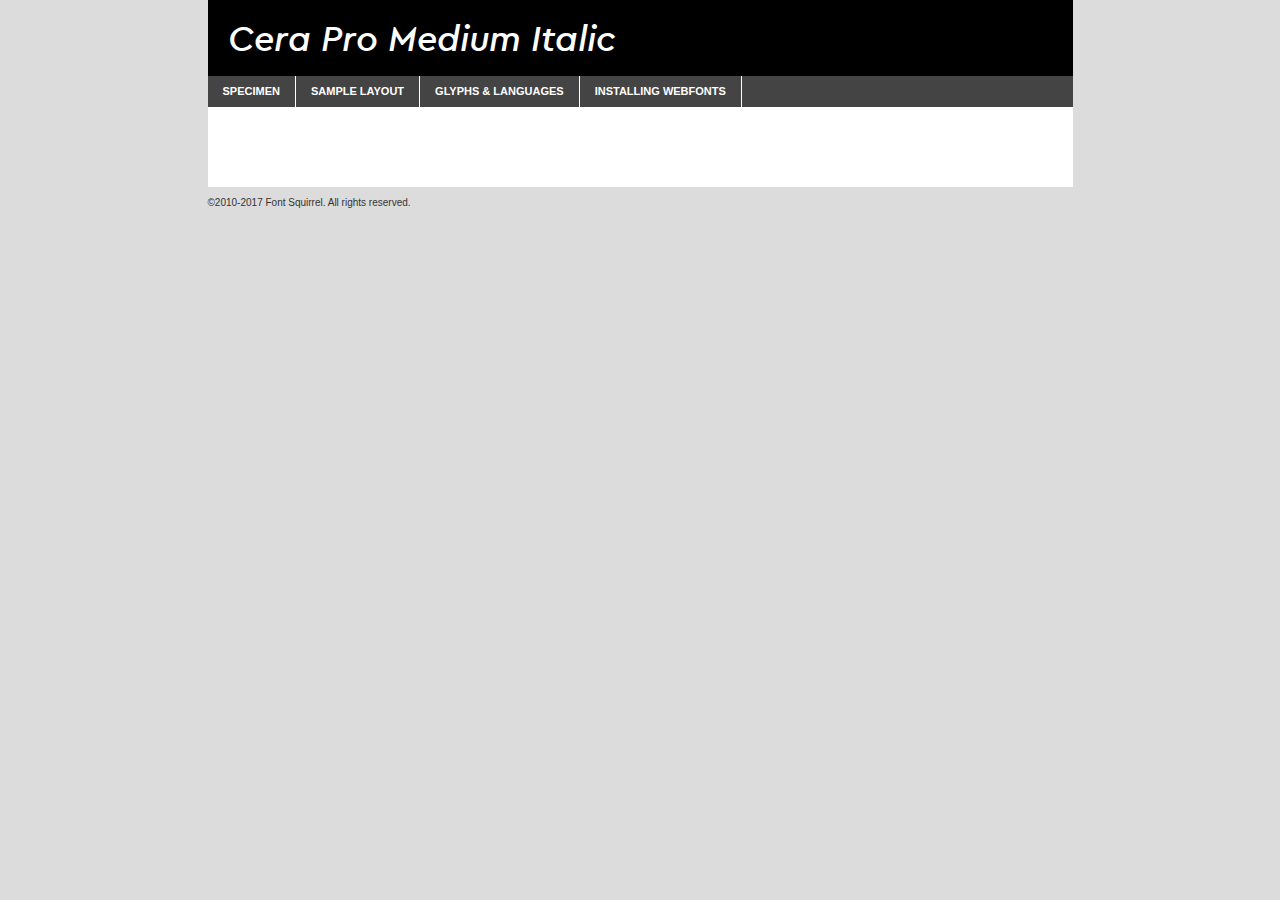
<file: font/webfontkit-20200530-124334s/cerapro-mediumitalic-demo.html>
<!DOCTYPE html PUBLIC "-//W3C//DTD XHTML 1.0 Transitional//EN"
	"http://www.w3.org/TR/xhtml1/DTD/xhtml1-transitional.dtd">

<html xmlns="http://www.w3.org/1999/xhtml" xml:lang="en" lang="en">
<head>
	<meta http-equiv="Content-Type" content="text/html; charset=utf-8" />
	<script src="http://ajax.googleapis.com/ajax/libs/jquery/1.7.2/jquery.min.js" type="text/javascript" charset="utf-8"></script>
	<script type="text/javascript">
	(function($){$.fn.easyTabs=function(option){var param=jQuery.extend({fadeSpeed:"fast",defaultContent:1,activeClass:'active'},option);$(this).each(function(){var thisId="#"+this.id;if(param.defaultContent==''){param.defaultContent=1;}
	if(typeof param.defaultContent=="number")
	{var defaultTab=$(thisId+" .tabs li:eq("+(param.defaultContent-1)+") a").attr('href').substr(1);}else{var defaultTab=param.defaultContent;}
	$(thisId+" .tabs li a").each(function(){var tabToHide=$(this).attr('href').substr(1);$("#"+tabToHide).addClass('easytabs-tab-content');});hideAll();changeContent(defaultTab);function hideAll(){$(thisId+" .easytabs-tab-content").hide();}
	function changeContent(tabId){hideAll();$(thisId+" .tabs li").removeClass(param.activeClass);$(thisId+" .tabs li a[href=#"+tabId+"]").closest('li').addClass(param.activeClass);if(param.fadeSpeed!="none")
	{$(thisId+" #"+tabId).fadeIn(param.fadeSpeed);}else{$(thisId+" #"+tabId).show();}}
	$(thisId+" .tabs li").click(function(){var tabId=$(this).find('a').attr('href').substr(1);changeContent(tabId);return false;});});}})(jQuery);
	</script>
	<link rel="stylesheet" href="specimen_files/specimen_stylesheet.css" type="text/css" charset="utf-8" />
	<link rel="stylesheet" href="stylesheet.css" type="text/css" charset="utf-8" />

	<style type="text/css">
					body{
				font-family: 'cera_promedium_italic';
							}
		</style>

	<title>Cera Pro Medium Italic Specimen</title>
	
	
	<script type="text/javascript" charset="utf-8">
		$(document).ready(function() {
			$('#container').easyTabs({defaultContent:1});
		});
	</script>
</head>

<body>
<div id="container">
	<div id="header">
		Cera Pro Medium Italic	</div>
	<ul class="tabs">
		<li><a href="#specimen">Specimen</a></li>
		<li><a href="#layout">Sample Layout</a></li>
				<li><a href="#glyphs">Glyphs &amp; Languages</a></li>
		<li><a href="#installing">Installing Webfonts</a></li>
		
	</ul>
	
	<div id="main_content">

		
			<div id="specimen">
		
				<div class="section">
					<div class="grid12 firstcol">
						<div class="huge">AaBb</div>
					</div>
				</div>
		
				<div class="section">
					<div class="glyph_range">A&#x200B;B&#x200b;C&#x200b;D&#x200b;E&#x200b;F&#x200b;G&#x200b;H&#x200b;I&#x200b;J&#x200b;K&#x200b;L&#x200b;M&#x200b;N&#x200b;O&#x200b;P&#x200b;Q&#x200b;R&#x200b;S&#x200b;T&#x200b;U&#x200b;V&#x200b;W&#x200b;X&#x200b;Y&#x200b;Z&#x200b;a&#x200b;b&#x200b;c&#x200b;d&#x200b;e&#x200b;f&#x200b;g&#x200b;h&#x200b;i&#x200b;j&#x200b;k&#x200b;l&#x200b;m&#x200b;n&#x200b;o&#x200b;p&#x200b;q&#x200b;r&#x200b;s&#x200b;t&#x200b;u&#x200b;v&#x200b;w&#x200b;x&#x200b;y&#x200b;z&#x200b;1&#x200b;2&#x200b;3&#x200b;4&#x200b;5&#x200b;6&#x200b;7&#x200b;8&#x200b;9&#x200b;0&#x200b;&amp;&#x200b;.&#x200b;,&#x200b;?&#x200b;!&#x200b;&#64;&#x200b;(&#x200b;)&#x200b;#&#x200b;$&#x200b;%&#x200b;*&#x200b;+&#x200b;-&#x200b;=&#x200b;:&#x200b;;</div>
				</div>
				<div class="section">
					<div class="grid12 firstcol">
						<table class="sample_table">
							<tr><td>10</td><td class="size10">abcdefghijklmnopqrstuvwxyzABCDEFGHIJKLMNOPQRSTUVWXYZ0123456789abcdefghijklmnopqrstuvwxyzABCDEFGHIJKLMNOPQRSTUVWXYZ0123456789abcdefghijklmnopqrstuvwxyzABCDEFGHIJKLMNOPQRSTUVWXYZ</td></tr>
							<tr><td>11</td><td class="size11">abcdefghijklmnopqrstuvwxyzABCDEFGHIJKLMNOPQRSTUVWXYZ0123456789abcdefghijklmnopqrstuvwxyzABCDEFGHIJKLMNOPQRSTUVWXYZ0123456789abcdefghijklmnopqrstuvwxyzABCDEFGHIJKLMNOPQRSTUVWXYZ</td></tr>
							<tr><td>12</td><td class="size12">abcdefghijklmnopqrstuvwxyzABCDEFGHIJKLMNOPQRSTUVWXYZ0123456789abcdefghijklmnopqrstuvwxyzABCDEFGHIJKLMNOPQRSTUVWXYZ0123456789abcdefghijklmnopqrstuvwxyzABCDEFGHIJKLMNOPQRSTUVWXYZ</td></tr>
							<tr><td>13</td><td class="size13">abcdefghijklmnopqrstuvwxyzABCDEFGHIJKLMNOPQRSTUVWXYZ0123456789abcdefghijklmnopqrstuvwxyzABCDEFGHIJKLMNOPQRSTUVWXYZ0123456789abcdefghijklmnopqrstuvwxyzABCDEFGHIJKLMNOPQRSTUVWXYZ</td></tr>
							<tr><td>14</td><td class="size14">abcdefghijklmnopqrstuvwxyzABCDEFGHIJKLMNOPQRSTUVWXYZ0123456789abcdefghijklmnopqrstuvwxyzABCDEFGHIJKLMNOPQRSTUVWXYZ0123456789abcdefghijklmnopqrstuvwxyzABCDEFGHIJKLMNOPQRSTUVWXYZ</td></tr>
							<tr><td>16</td><td class="size16">abcdefghijklmnopqrstuvwxyzABCDEFGHIJKLMNOPQRSTUVWXYZ0123456789abcdefghijklmnopqrstuvwxyzABCDEFGHIJKLMNOPQRSTUVWXYZ</td></tr>
							<tr><td>18</td><td class="size18">abcdefghijklmnopqrstuvwxyzABCDEFGHIJKLMNOPQRSTUVWXYZ0123456789abcdefghijklmnopqrstuvwxyzABCDEFGHIJKLMNOPQRSTUVWXYZ</td></tr>
							<tr><td>20</td><td class="size20">abcdefghijklmnopqrstuvwxyzABCDEFGHIJKLMNOPQRSTUVWXYZ0123456789abcdefghijklmnopqrstuvwxyzABCDEFGHIJKLMNOPQRSTUVWXYZ</td></tr>
							<tr><td>24</td><td class="size24">abcdefghijklmnopqrstuvwxyzABCDEFGHIJKLMNOPQRSTUVWXYZ0123456789abcdefghijklmnopqrstuvwxyzABCDEFGHIJKLMNOPQRSTUVWXYZ</td></tr>
							<tr><td>30</td><td class="size30">abcdefghijklmnopqrstuvwxyzABCDEFGHIJKLMNOPQRSTUVWXYZ0123456789abcdefghijklmnopqrstuvwxyzABCDEFGHIJKLMNOPQRSTUVWXYZ</td></tr>
							<tr><td>36</td><td class="size36">abcdefghijklmnopqrstuvwxyzABCDEFGHIJKLMNOPQRSTUVWXYZ0123456789abcdefghijklmnopqrstuvwxyzABCDEFGHIJKLMNOPQRSTUVWXYZ</td></tr>
							<tr><td>48</td><td class="size48">abcdefghijklmnopqrstuvwxyzABCDEFGHIJKLMNOPQRSTUVWXYZ0123456789abcdefghijklmnopqrstuvwxyzABCDEFGHIJKLMNOPQRSTUVWXYZ</td></tr>
							<tr><td>60</td><td class="size60">abcdefghijklmnopqrstuvwxyzABCDEFGHIJKLMNOPQRSTUVWXYZ0123456789abcdefghijklmnopqrstuvwxyzABCDEFGHIJKLMNOPQRSTUVWXYZ</td></tr>
							<tr><td>72</td><td class="size72">abcdefghijklmnopqrstuvwxyzABCDEFGHIJKLMNOPQRSTUVWXYZ0123456789abcdefghijklmnopqrstuvwxyzABCDEFGHIJKLMNOPQRSTUVWXYZ</td></tr>
							<tr><td>90</td><td class="size90">abcdefghijklmnopqrstuvwxyzABCDEFGHIJKLMNOPQRSTUVWXYZ0123456789abcdefghijklmnopqrstuvwxyzABCDEFGHIJKLMNOPQRSTUVWXYZ</td></tr>
						</table>
				
					</div>
			
				</div>
		
		
		
								<div class="section" id="bodycomparison">


										<div id="xheight">
				<div class="fontbody">&#x25FC;&#x25FC;&#x25FC;&#x25FC;&#x25FC;&#x25FC;&#x25FC;&#x25FC;&#x25FC;&#x25FC;&#x25FC;&#x25FC;&#x25FC;&#x25FC;&#x25FC;&#x25FC;&#x25FC;&#x25FC;&#x25FC;&#x25FC;&#x25FC;&#x25FC;&#x25FC;&#x25FC;&#x25FC;&#x25FC;&#x25FC;&#x25FC;&#x25FC;&#x25FC;&#x25FC;&#x25FC;&#x25FC;&#x25FC;&#x25FC;&#x25FC;&#x25FC;&#x25FC;&#x25FC;&#x25FC;&#x25FC;&#x25FC;&#x25FC;&#x25FC;&#x25FC;&#x25FC;&#x25FC;&#x25FC;&#x25FC;&#x25FC;&#x25FC;&#x25FC;&#x25FC;&#x25FC;&#x25FC;&#x25FC;&#x25FC;&#x25FC;&#x25FC;&#x25FC;&#x25FC;&#x25FC;&#x25FC;&#x25FC;&#x25FC;&#x25FC;&#x25FC;&#x25FC;&#x25FC;&#x25FC;&#x25FC;&#x25FC;&#x25FC;&#x25FC;&#x25FC;&#x25FC;&#x25FC;&#x25FC;&#x25FC;&#x25FC;&#x25FC;&#x25FC;&#x25FC;&#x25FC;&#x25FC;&#x25FC;&#x25FC;&#x25FC;&#x25FC;&#x25FC;&#x25FC;&#x25FC;&#x25FC;&#x25FC;&#x25FC;&#x25FC;&#x25FC;&#x25FC;&#x25FC;body</div><div class="arialbody">body</div><div class="verdanabody">body</div><div class="georgiabody">body</div></div>
										<div class="fontbody" style="z-index:1">
											body<span>Cera Pro Medium Italic</span>
										</div>
										<div class="arialbody" style="z-index:1">
											body<span>Arial</span>
										</div>
										<div class="verdanabody" style="z-index:1">
											body<span>Verdana</span>
										</div>
										<div class="georgiabody" style="z-index:1">
											body<span>Georgia</span>
										</div>



								</div>
		
		
				<div class="section psample psample_row1" id="">
					
					<div class="grid2 firstcol">
						<p class="size10"><span>10.</span>Aenean lacinia bibendum nulla sed consectetur. Fusce dapibus, tellus ac cursus commodo, tortor mauris condimentum nibh, ut fermentum massa justo sit amet risus. Nullam id dolor id nibh ultricies vehicula ut id elit. Cum sociis natoque penatibus et magnis dis parturient montes, nascetur ridiculus mus. Nulla vitae elit libero, a pharetra augue.</p>
			
					</div>
					<div class="grid3">
						<p class="size11"><span>11.</span>Aenean lacinia bibendum nulla sed consectetur. Fusce dapibus, tellus ac cursus commodo, tortor mauris condimentum nibh, ut fermentum massa justo sit amet risus. Nullam id dolor id nibh ultricies vehicula ut id elit. Cum sociis natoque penatibus et magnis dis parturient montes, nascetur ridiculus mus. Nulla vitae elit libero, a pharetra augue.</p>
			
					</div>
					<div class="grid3">
						<p class="size12"><span>12.</span>Aenean lacinia bibendum nulla sed consectetur. Fusce dapibus, tellus ac cursus commodo, tortor mauris condimentum nibh, ut fermentum massa justo sit amet risus. Nullam id dolor id nibh ultricies vehicula ut id elit. Cum sociis natoque penatibus et magnis dis parturient montes, nascetur ridiculus mus. Nulla vitae elit libero, a pharetra augue.</p>
			
					</div>
					<div class="grid4">
						<p class="size13"><span>13.</span>Aenean lacinia bibendum nulla sed consectetur. Fusce dapibus, tellus ac cursus commodo, tortor mauris condimentum nibh, ut fermentum massa justo sit amet risus. Nullam id dolor id nibh ultricies vehicula ut id elit. Cum sociis natoque penatibus et magnis dis parturient montes, nascetur ridiculus mus. Nulla vitae elit libero, a pharetra augue.</p>
			
					</div>
					<div class="white_blend"></div>
					
				</div>
				<div class="section psample psample_row2" id="">
					<div class="grid3 firstcol">
						<p class="size14"><span>14.</span>Aenean lacinia bibendum nulla sed consectetur. Fusce dapibus, tellus ac cursus commodo, tortor mauris condimentum nibh, ut fermentum massa justo sit amet risus. Nullam id dolor id nibh ultricies vehicula ut id elit. Cum sociis natoque penatibus et magnis dis parturient montes, nascetur ridiculus mus. Nulla vitae elit libero, a pharetra augue.</p>
			
					</div>
					<div class="grid4">
						<p class="size16"><span>16.</span>Aenean lacinia bibendum nulla sed consectetur. Fusce dapibus, tellus ac cursus commodo, tortor mauris condimentum nibh, ut fermentum massa justo sit amet risus. Nullam id dolor id nibh ultricies vehicula ut id elit. Cum sociis natoque penatibus et magnis dis parturient montes, nascetur ridiculus mus. Nulla vitae elit libero, a pharetra augue.</p>
			
					</div>
					<div class="grid5">
						<p class="size18"><span>18.</span>Aenean lacinia bibendum nulla sed consectetur. Fusce dapibus, tellus ac cursus commodo, tortor mauris condimentum nibh, ut fermentum massa justo sit amet risus. Nullam id dolor id nibh ultricies vehicula ut id elit. Cum sociis natoque penatibus et magnis dis parturient montes, nascetur ridiculus mus. Nulla vitae elit libero, a pharetra augue.</p>
			
					</div>

					<div class="white_blend"></div>

				</div>
				
				<div class="section psample psample_row3" id="">
					<div class="grid5 firstcol">
						<p class="size20"><span>20.</span>Aenean lacinia bibendum nulla sed consectetur. Fusce dapibus, tellus ac cursus commodo, tortor mauris condimentum nibh, ut fermentum massa justo sit amet risus. Nullam id dolor id nibh ultricies vehicula ut id elit. Cum sociis natoque penatibus et magnis dis parturient montes, nascetur ridiculus mus. Nulla vitae elit libero, a pharetra augue.</p>
					</div>
					<div class="grid7">
						<p class="size24"><span>24.</span>Aenean lacinia bibendum nulla sed consectetur. Fusce dapibus, tellus ac cursus commodo, tortor mauris condimentum nibh, ut fermentum massa justo sit amet risus. Nullam id dolor id nibh ultricies vehicula ut id elit. Cum sociis natoque penatibus et magnis dis parturient montes, nascetur ridiculus mus. Nulla vitae elit libero, a pharetra augue.</p>
					</div>
					
					<div class="white_blend"></div>
					
				</div>
				
				<div class="section psample psample_row4" id="">
					<div class="grid12 firstcol">
						<p class="size30"><span>30.</span>Aenean lacinia bibendum nulla sed consectetur. Fusce dapibus, tellus ac cursus commodo, tortor mauris condimentum nibh, ut fermentum massa justo sit amet risus. Nullam id dolor id nibh ultricies vehicula ut id elit. Cum sociis natoque penatibus et magnis dis parturient montes, nascetur ridiculus mus. Nulla vitae elit libero, a pharetra augue.</p>
					</div>
					<div class="white_blend"></div>
					
				</div>
				
				
				
				<div class="section psample psample_row1 fullreverse">
					<div class="grid2 firstcol">
						<p class="size10"><span>10.</span>Aenean lacinia bibendum nulla sed consectetur. Fusce dapibus, tellus ac cursus commodo, tortor mauris condimentum nibh, ut fermentum massa justo sit amet risus. Nullam id dolor id nibh ultricies vehicula ut id elit. Cum sociis natoque penatibus et magnis dis parturient montes, nascetur ridiculus mus. Nulla vitae elit libero, a pharetra augue.</p>
			
					</div>
					<div class="grid3">
						<p class="size11"><span>11.</span>Aenean lacinia bibendum nulla sed consectetur. Fusce dapibus, tellus ac cursus commodo, tortor mauris condimentum nibh, ut fermentum massa justo sit amet risus. Nullam id dolor id nibh ultricies vehicula ut id elit. Cum sociis natoque penatibus et magnis dis parturient montes, nascetur ridiculus mus. Nulla vitae elit libero, a pharetra augue.</p>
			
					</div>
					<div class="grid3">
						<p class="size12"><span>12.</span>Aenean lacinia bibendum nulla sed consectetur. Fusce dapibus, tellus ac cursus commodo, tortor mauris condimentum nibh, ut fermentum massa justo sit amet risus. Nullam id dolor id nibh ultricies vehicula ut id elit. Cum sociis natoque penatibus et magnis dis parturient montes, nascetur ridiculus mus. Nulla vitae elit libero, a pharetra augue.</p>
			
					</div>
					<div class="grid4">
						<p class="size13"><span>13.</span>Aenean lacinia bibendum nulla sed consectetur. Fusce dapibus, tellus ac cursus commodo, tortor mauris condimentum nibh, ut fermentum massa justo sit amet risus. Nullam id dolor id nibh ultricies vehicula ut id elit. Cum sociis natoque penatibus et magnis dis parturient montes, nascetur ridiculus mus. Nulla vitae elit libero, a pharetra augue.</p>
			
					</div>
					<div class="black_blend"></div>
					
				</div>
				
				<div class="section psample psample_row2 fullreverse">
					<div class="grid3 firstcol">
						<p class="size14"><span>14.</span>Aenean lacinia bibendum nulla sed consectetur. Fusce dapibus, tellus ac cursus commodo, tortor mauris condimentum nibh, ut fermentum massa justo sit amet risus. Nullam id dolor id nibh ultricies vehicula ut id elit. Cum sociis natoque penatibus et magnis dis parturient montes, nascetur ridiculus mus. Nulla vitae elit libero, a pharetra augue.</p>
			
					</div>
					<div class="grid4">
						<p class="size16"><span>16.</span>Aenean lacinia bibendum nulla sed consectetur. Fusce dapibus, tellus ac cursus commodo, tortor mauris condimentum nibh, ut fermentum massa justo sit amet risus. Nullam id dolor id nibh ultricies vehicula ut id elit. Cum sociis natoque penatibus et magnis dis parturient montes, nascetur ridiculus mus. Nulla vitae elit libero, a pharetra augue.</p>
			
					</div>
					<div class="grid5">
						<p class="size18"><span>18.</span>Aenean lacinia bibendum nulla sed consectetur. Fusce dapibus, tellus ac cursus commodo, tortor mauris condimentum nibh, ut fermentum massa justo sit amet risus. Nullam id dolor id nibh ultricies vehicula ut id elit. Cum sociis natoque penatibus et magnis dis parturient montes, nascetur ridiculus mus. Nulla vitae elit libero, a pharetra augue.</p>
			
					</div>
					<div class="black_blend"></div>

				</div>
				
				<div class="section psample fullreverse psample_row3" id="">
					<div class="grid5 firstcol">
						<p class="size20"><span>20.</span>Aenean lacinia bibendum nulla sed consectetur. Fusce dapibus, tellus ac cursus commodo, tortor mauris condimentum nibh, ut fermentum massa justo sit amet risus. Nullam id dolor id nibh ultricies vehicula ut id elit. Cum sociis natoque penatibus et magnis dis parturient montes, nascetur ridiculus mus. Nulla vitae elit libero, a pharetra augue.</p>
					</div>
					<div class="grid7">
						<p class="size24"><span>24.</span>Aenean lacinia bibendum nulla sed consectetur. Fusce dapibus, tellus ac cursus commodo, tortor mauris condimentum nibh, ut fermentum massa justo sit amet risus. Nullam id dolor id nibh ultricies vehicula ut id elit. Cum sociis natoque penatibus et magnis dis parturient montes, nascetur ridiculus mus. Nulla vitae elit libero, a pharetra augue.</p>
					</div>
					
					<div class="black_blend"></div>
					
				</div>
				
				<div class="section psample fullreverse psample_row4" id="" style="border-bottom: 20px #000 solid;">
					<div class="grid12 firstcol">
						<p class="size30"><span>30.</span>Aenean lacinia bibendum nulla sed consectetur. Fusce dapibus, tellus ac cursus commodo, tortor mauris condimentum nibh, ut fermentum massa justo sit amet risus. Nullam id dolor id nibh ultricies vehicula ut id elit. Cum sociis natoque penatibus et magnis dis parturient montes, nascetur ridiculus mus. Nulla vitae elit libero, a pharetra augue.</p>
					</div>
					<div class="black_blend"></div>
					
				</div>
				
				
				
				
			</div>
			
			<div id="layout">
				
				<div class="section">
					
					<div class="grid12 firstcol">
						<h1>Lorem Ipsum Dolor</h1>
						<h2>Etiam porta sem malesuada magna mollis euismod</h2>
						
						<p class="byline">By <a href="#link">Aenean Lacinia</a></p>
					</div>
				</div>
				<div class="section">
					<div class="grid8 firstcol">
						<p class="large">Donec sed odio dui. Morbi leo risus, porta ac consectetur ac, vestibulum at eros. Fusce dapibus, tellus ac cursus commodo, tortor mauris condimentum nibh, ut fermentum massa justo sit amet risus. </p>

						
						<h3>Pellentesque ornare sem</h3>

						<p>Maecenas sed diam eget risus varius blandit sit amet non magna. Maecenas faucibus mollis interdum. Donec ullamcorper nulla non metus auctor fringilla. Nullam id dolor id nibh ultricies vehicula ut id elit. Nullam id dolor id nibh ultricies vehicula ut id elit. </p>

						<p>Aenean eu leo quam. Pellentesque ornare sem lacinia quam venenatis vestibulum. Lorem ipsum dolor sit amet, consectetur adipiscing elit. Cum sociis natoque penatibus et magnis dis parturient montes, nascetur ridiculus mus. </p>

						<p>Nulla vitae elit libero, a pharetra augue. Praesent commodo cursus magna, vel scelerisque nisl consectetur et. Aenean lacinia bibendum nulla sed consectetur. </p>

						<p>Nullam quis risus eget urna mollis ornare vel eu leo. Nullam quis risus eget urna mollis ornare vel eu leo. Maecenas sed diam eget risus varius blandit sit amet non magna. Donec ullamcorper nulla non metus auctor fringilla. </p>

						<h3>Cras mattis consectetur</h3>

						<p>Aenean eu leo quam. Pellentesque ornare sem lacinia quam venenatis vestibulum. Aenean lacinia bibendum nulla sed consectetur. Integer posuere erat a ante venenatis dapibus posuere velit aliquet. Cras mattis consectetur purus sit amet fermentum. </p>

						<p>Nullam id dolor id nibh ultricies vehicula ut id elit. Nullam quis risus eget urna mollis ornare vel eu leo. Cras mattis consectetur purus sit amet fermentum.</p>
					</div>
					
					<div class="grid4 sidebar">
						
						<div class="box reverse">
							<p class="last">Nullam quis risus eget urna mollis ornare vel eu leo. Donec ullamcorper nulla non metus auctor fringilla. Cras mattis consectetur purus sit amet fermentum. Sed posuere consectetur est at lobortis. Lorem ipsum dolor sit amet, consectetur adipiscing elit. </p>
						</div>
						
						<p class="caption">Maecenas sed diam eget risus varius.</p>

						<p>Vestibulum id ligula porta felis euismod semper. Integer posuere erat a ante venenatis dapibus posuere velit aliquet. Vestibulum id ligula porta felis euismod semper. Sed posuere consectetur est at lobortis. Maecenas sed diam eget risus varius blandit sit amet non magna. Fusce dapibus, tellus ac cursus commodo, tortor mauris condimentum nibh, ut fermentum massa justo sit amet risus. </p>

					

						<p>Duis mollis, est non commodo luctus, nisi erat porttitor ligula, eget lacinia odio sem nec elit. Aenean lacinia bibendum nulla sed consectetur. Vivamus sagittis lacus vel augue laoreet rutrum faucibus dolor auctor. Aenean lacinia bibendum nulla sed consectetur. Nullam quis risus eget urna mollis ornare vel eu leo. </p>

						<p>Praesent commodo cursus magna, vel scelerisque nisl consectetur et. Donec ullamcorper nulla non metus auctor fringilla. Maecenas faucibus mollis interdum. Fusce dapibus, tellus ac cursus commodo, tortor mauris condimentum nibh, ut fermentum massa justo sit amet risus. </p>

					</div>
				</div>
				
			</div>


			



		<div id="glyphs">
			<div class="section">
				<div class="grid12 firstcol">
			
				<h1>Language Support</h1>
				<p>The subset of Cera Pro Medium Italic in this kit supports the following languages:<br />
			
					Albanian, Basque, Breton, Chamorro, Danish, Dutch, English, Faroese, Finnish, French, Frisian, Galician, German, Icelandic, Italian, Malagasy, Norwegian, Portuguese, Spanish, Alsatian, Aragonese, Arapaho, Arrernte, Asturian, Aymara, Bislama, Cebuano, Corsican, Fijian, French_creole, Genoese, Gilbertese, Greenlandic, Haitian_creole, Hiligaynon, Hmong, Hopi, Ibanag, Iloko_ilokano, Indonesian, Interglossa_glosa, Interlingua, Irish_gaelic, Jerriais, Lojban, Lombard, Luxembourgeois, Manx, Mohawk, Norfolk_pitcairnese, Occitan, Oromo, Pangasinan, Papiamento, Piedmontese, Potawatomi, Rhaeto-romance, Romansh, Rotokas, Sami_lule, Samoan, Sardinian, Scots_gaelic, Seychelles_creole, Shona, Sicilian, Somali, Southern_ndebele, Swahili, Swati_swazi, Tagalog_filipino_pilipino, Tetum, Tok_pisin, Uyghur_latinized, Volapuk, Walloon, Warlpiri, Xhosa, Yapese, Zulu, Latinbasic, Ubasic, Demo				</p>
				<h1>Glyph Chart</h1>
				<p>The subset of Cera Pro Medium Italic in this kit includes all the glyphs listed below. Unicode entities are included above each glyph to help you insert individual characters into your layout.</p>
				<div id="glyph_chart">
			
																				 <div><p>&amp;#13;</p>&#13;</div>
																				 <div><p>&amp;#32;</p>&#32;</div>
																				 <div><p>&amp;#33;</p>&#33;</div>
																				 <div><p>&amp;#34;</p>&#34;</div>
																				 <div><p>&amp;#35;</p>&#35;</div>
																				 <div><p>&amp;#36;</p>&#36;</div>
																				 <div><p>&amp;#37;</p>&#37;</div>
																				 <div><p>&amp;#38;</p>&#38;</div>
																				 <div><p>&amp;#39;</p>&#39;</div>
																				 <div><p>&amp;#40;</p>&#40;</div>
																				 <div><p>&amp;#41;</p>&#41;</div>
																				 <div><p>&amp;#42;</p>&#42;</div>
																				 <div><p>&amp;#43;</p>&#43;</div>
																				 <div><p>&amp;#44;</p>&#44;</div>
																				 <div><p>&amp;#45;</p>&#45;</div>
																				 <div><p>&amp;#46;</p>&#46;</div>
																				 <div><p>&amp;#47;</p>&#47;</div>
																				 <div><p>&amp;#48;</p>&#48;</div>
																				 <div><p>&amp;#49;</p>&#49;</div>
																				 <div><p>&amp;#50;</p>&#50;</div>
																				 <div><p>&amp;#51;</p>&#51;</div>
																				 <div><p>&amp;#52;</p>&#52;</div>
																				 <div><p>&amp;#53;</p>&#53;</div>
																				 <div><p>&amp;#54;</p>&#54;</div>
																				 <div><p>&amp;#55;</p>&#55;</div>
																				 <div><p>&amp;#56;</p>&#56;</div>
																				 <div><p>&amp;#57;</p>&#57;</div>
																				 <div><p>&amp;#58;</p>&#58;</div>
																				 <div><p>&amp;#59;</p>&#59;</div>
																				 <div><p>&amp;#60;</p>&#60;</div>
																				 <div><p>&amp;#61;</p>&#61;</div>
																				 <div><p>&amp;#62;</p>&#62;</div>
																				 <div><p>&amp;#63;</p>&#63;</div>
																				 <div><p>&amp;#64;</p>&#64;</div>
																				 <div><p>&amp;#65;</p>&#65;</div>
																				 <div><p>&amp;#66;</p>&#66;</div>
																				 <div><p>&amp;#67;</p>&#67;</div>
																				 <div><p>&amp;#68;</p>&#68;</div>
																				 <div><p>&amp;#69;</p>&#69;</div>
																				 <div><p>&amp;#70;</p>&#70;</div>
																				 <div><p>&amp;#71;</p>&#71;</div>
																				 <div><p>&amp;#72;</p>&#72;</div>
																				 <div><p>&amp;#73;</p>&#73;</div>
																				 <div><p>&amp;#74;</p>&#74;</div>
																				 <div><p>&amp;#75;</p>&#75;</div>
																				 <div><p>&amp;#76;</p>&#76;</div>
																				 <div><p>&amp;#77;</p>&#77;</div>
																				 <div><p>&amp;#78;</p>&#78;</div>
																				 <div><p>&amp;#79;</p>&#79;</div>
																				 <div><p>&amp;#80;</p>&#80;</div>
																				 <div><p>&amp;#81;</p>&#81;</div>
																				 <div><p>&amp;#82;</p>&#82;</div>
																				 <div><p>&amp;#83;</p>&#83;</div>
																				 <div><p>&amp;#84;</p>&#84;</div>
																				 <div><p>&amp;#85;</p>&#85;</div>
																				 <div><p>&amp;#86;</p>&#86;</div>
																				 <div><p>&amp;#87;</p>&#87;</div>
																				 <div><p>&amp;#88;</p>&#88;</div>
																				 <div><p>&amp;#89;</p>&#89;</div>
																				 <div><p>&amp;#90;</p>&#90;</div>
																				 <div><p>&amp;#91;</p>&#91;</div>
																				 <div><p>&amp;#92;</p>&#92;</div>
																				 <div><p>&amp;#93;</p>&#93;</div>
																				 <div><p>&amp;#94;</p>&#94;</div>
																				 <div><p>&amp;#95;</p>&#95;</div>
																				 <div><p>&amp;#96;</p>&#96;</div>
																				 <div><p>&amp;#97;</p>&#97;</div>
																				 <div><p>&amp;#98;</p>&#98;</div>
																				 <div><p>&amp;#99;</p>&#99;</div>
																				 <div><p>&amp;#100;</p>&#100;</div>
																				 <div><p>&amp;#101;</p>&#101;</div>
																				 <div><p>&amp;#102;</p>&#102;</div>
																				 <div><p>&amp;#103;</p>&#103;</div>
																				 <div><p>&amp;#104;</p>&#104;</div>
																				 <div><p>&amp;#105;</p>&#105;</div>
																				 <div><p>&amp;#106;</p>&#106;</div>
																				 <div><p>&amp;#107;</p>&#107;</div>
																				 <div><p>&amp;#108;</p>&#108;</div>
																				 <div><p>&amp;#109;</p>&#109;</div>
																				 <div><p>&amp;#110;</p>&#110;</div>
																				 <div><p>&amp;#111;</p>&#111;</div>
																				 <div><p>&amp;#112;</p>&#112;</div>
																				 <div><p>&amp;#113;</p>&#113;</div>
																				 <div><p>&amp;#114;</p>&#114;</div>
																				 <div><p>&amp;#115;</p>&#115;</div>
																				 <div><p>&amp;#116;</p>&#116;</div>
																				 <div><p>&amp;#117;</p>&#117;</div>
																				 <div><p>&amp;#118;</p>&#118;</div>
																				 <div><p>&amp;#119;</p>&#119;</div>
																				 <div><p>&amp;#120;</p>&#120;</div>
																				 <div><p>&amp;#121;</p>&#121;</div>
																				 <div><p>&amp;#122;</p>&#122;</div>
																				 <div><p>&amp;#123;</p>&#123;</div>
																				 <div><p>&amp;#124;</p>&#124;</div>
																				 <div><p>&amp;#125;</p>&#125;</div>
																				 <div><p>&amp;#126;</p>&#126;</div>
																				 <div><p>&amp;#160;</p>&#160;</div>
																				 <div><p>&amp;#161;</p>&#161;</div>
																				 <div><p>&amp;#162;</p>&#162;</div>
																				 <div><p>&amp;#163;</p>&#163;</div>
																				 <div><p>&amp;#164;</p>&#164;</div>
																				 <div><p>&amp;#165;</p>&#165;</div>
																				 <div><p>&amp;#166;</p>&#166;</div>
																				 <div><p>&amp;#167;</p>&#167;</div>
																				 <div><p>&amp;#168;</p>&#168;</div>
																				 <div><p>&amp;#169;</p>&#169;</div>
																				 <div><p>&amp;#170;</p>&#170;</div>
																				 <div><p>&amp;#171;</p>&#171;</div>
																				 <div><p>&amp;#172;</p>&#172;</div>
																				 <div><p>&amp;#173;</p>&#173;</div>
																				 <div><p>&amp;#174;</p>&#174;</div>
																				 <div><p>&amp;#175;</p>&#175;</div>
																				 <div><p>&amp;#176;</p>&#176;</div>
																				 <div><p>&amp;#177;</p>&#177;</div>
																				 <div><p>&amp;#178;</p>&#178;</div>
																				 <div><p>&amp;#179;</p>&#179;</div>
																				 <div><p>&amp;#180;</p>&#180;</div>
																				 <div><p>&amp;#181;</p>&#181;</div>
																				 <div><p>&amp;#182;</p>&#182;</div>
																				 <div><p>&amp;#183;</p>&#183;</div>
																				 <div><p>&amp;#184;</p>&#184;</div>
																				 <div><p>&amp;#185;</p>&#185;</div>
																				 <div><p>&amp;#186;</p>&#186;</div>
																				 <div><p>&amp;#187;</p>&#187;</div>
																				 <div><p>&amp;#188;</p>&#188;</div>
																				 <div><p>&amp;#189;</p>&#189;</div>
																				 <div><p>&amp;#190;</p>&#190;</div>
																				 <div><p>&amp;#191;</p>&#191;</div>
																				 <div><p>&amp;#192;</p>&#192;</div>
																				 <div><p>&amp;#193;</p>&#193;</div>
																				 <div><p>&amp;#194;</p>&#194;</div>
																				 <div><p>&amp;#195;</p>&#195;</div>
																				 <div><p>&amp;#196;</p>&#196;</div>
																				 <div><p>&amp;#197;</p>&#197;</div>
																				 <div><p>&amp;#198;</p>&#198;</div>
																				 <div><p>&amp;#199;</p>&#199;</div>
																				 <div><p>&amp;#200;</p>&#200;</div>
																				 <div><p>&amp;#201;</p>&#201;</div>
																				 <div><p>&amp;#202;</p>&#202;</div>
																				 <div><p>&amp;#203;</p>&#203;</div>
																				 <div><p>&amp;#204;</p>&#204;</div>
																				 <div><p>&amp;#205;</p>&#205;</div>
																				 <div><p>&amp;#206;</p>&#206;</div>
																				 <div><p>&amp;#207;</p>&#207;</div>
																				 <div><p>&amp;#208;</p>&#208;</div>
																				 <div><p>&amp;#209;</p>&#209;</div>
																				 <div><p>&amp;#210;</p>&#210;</div>
																				 <div><p>&amp;#211;</p>&#211;</div>
																				 <div><p>&amp;#212;</p>&#212;</div>
																				 <div><p>&amp;#213;</p>&#213;</div>
																				 <div><p>&amp;#214;</p>&#214;</div>
																				 <div><p>&amp;#215;</p>&#215;</div>
																				 <div><p>&amp;#216;</p>&#216;</div>
																				 <div><p>&amp;#217;</p>&#217;</div>
																				 <div><p>&amp;#218;</p>&#218;</div>
																				 <div><p>&amp;#219;</p>&#219;</div>
																				 <div><p>&amp;#220;</p>&#220;</div>
																				 <div><p>&amp;#221;</p>&#221;</div>
																				 <div><p>&amp;#222;</p>&#222;</div>
																				 <div><p>&amp;#223;</p>&#223;</div>
																				 <div><p>&amp;#224;</p>&#224;</div>
																				 <div><p>&amp;#225;</p>&#225;</div>
																				 <div><p>&amp;#226;</p>&#226;</div>
																				 <div><p>&amp;#227;</p>&#227;</div>
																				 <div><p>&amp;#228;</p>&#228;</div>
																				 <div><p>&amp;#229;</p>&#229;</div>
																				 <div><p>&amp;#230;</p>&#230;</div>
																				 <div><p>&amp;#231;</p>&#231;</div>
																				 <div><p>&amp;#232;</p>&#232;</div>
																				 <div><p>&amp;#233;</p>&#233;</div>
																				 <div><p>&amp;#234;</p>&#234;</div>
																				 <div><p>&amp;#235;</p>&#235;</div>
																				 <div><p>&amp;#236;</p>&#236;</div>
																				 <div><p>&amp;#237;</p>&#237;</div>
																				 <div><p>&amp;#238;</p>&#238;</div>
																				 <div><p>&amp;#239;</p>&#239;</div>
																				 <div><p>&amp;#240;</p>&#240;</div>
																				 <div><p>&amp;#241;</p>&#241;</div>
																				 <div><p>&amp;#242;</p>&#242;</div>
																				 <div><p>&amp;#243;</p>&#243;</div>
																				 <div><p>&amp;#244;</p>&#244;</div>
																				 <div><p>&amp;#245;</p>&#245;</div>
																				 <div><p>&amp;#246;</p>&#246;</div>
																				 <div><p>&amp;#247;</p>&#247;</div>
																				 <div><p>&amp;#248;</p>&#248;</div>
																				 <div><p>&amp;#249;</p>&#249;</div>
																				 <div><p>&amp;#250;</p>&#250;</div>
																				 <div><p>&amp;#251;</p>&#251;</div>
																				 <div><p>&amp;#252;</p>&#252;</div>
																				 <div><p>&amp;#253;</p>&#253;</div>
																				 <div><p>&amp;#254;</p>&#254;</div>
																				 <div><p>&amp;#255;</p>&#255;</div>
																				 <div><p>&amp;#338;</p>&#338;</div>
																				 <div><p>&amp;#339;</p>&#339;</div>
																				 <div><p>&amp;#376;</p>&#376;</div>
																				 <div><p>&amp;#710;</p>&#710;</div>
																				 <div><p>&amp;#732;</p>&#732;</div>
																				 <div><p>&amp;#8192;</p>&#8192;</div>
																				 <div><p>&amp;#8193;</p>&#8193;</div>
																				 <div><p>&amp;#8194;</p>&#8194;</div>
																				 <div><p>&amp;#8195;</p>&#8195;</div>
																				 <div><p>&amp;#8196;</p>&#8196;</div>
																				 <div><p>&amp;#8197;</p>&#8197;</div>
																				 <div><p>&amp;#8198;</p>&#8198;</div>
																				 <div><p>&amp;#8199;</p>&#8199;</div>
																				 <div><p>&amp;#8200;</p>&#8200;</div>
																				 <div><p>&amp;#8201;</p>&#8201;</div>
																				 <div><p>&amp;#8202;</p>&#8202;</div>
																				 <div><p>&amp;#8208;</p>&#8208;</div>
																				 <div><p>&amp;#8209;</p>&#8209;</div>
																				 <div><p>&amp;#8210;</p>&#8210;</div>
																				 <div><p>&amp;#8211;</p>&#8211;</div>
																				 <div><p>&amp;#8212;</p>&#8212;</div>
																				 <div><p>&amp;#8216;</p>&#8216;</div>
																				 <div><p>&amp;#8217;</p>&#8217;</div>
																				 <div><p>&amp;#8218;</p>&#8218;</div>
																				 <div><p>&amp;#8220;</p>&#8220;</div>
																				 <div><p>&amp;#8221;</p>&#8221;</div>
																				 <div><p>&amp;#8222;</p>&#8222;</div>
																				 <div><p>&amp;#8226;</p>&#8226;</div>
																				 <div><p>&amp;#8230;</p>&#8230;</div>
																				 <div><p>&amp;#8239;</p>&#8239;</div>
																				 <div><p>&amp;#8249;</p>&#8249;</div>
																				 <div><p>&amp;#8250;</p>&#8250;</div>
																				 <div><p>&amp;#8287;</p>&#8287;</div>
																				 <div><p>&amp;#8364;</p>&#8364;</div>
																				 <div><p>&amp;#8482;</p>&#8482;</div>
																				 <div><p>&amp;#9724;</p>&#9724;</div>
																				 <div><p>&amp;#64257;</p>&#64257;</div>
																				 <div><p>&amp;#64258;</p>&#64258;</div>
																																						</div>	
				</div>
		
		
			</div>
		</div>
		
		
		<div id="specs">
			
		</div>
	
		<div id="installing">
			<div class="section">
				<div class="grid7 firstcol">
					<h1>Installing Webfonts</h1>
					
					<p>Webfonts are supported by all major browser platforms but not all in the same way. There are currently four different font formats that must be included in order to target all browsers. This includes TTF, WOFF, EOT and SVG.</p>
					
					<h2>1. Upload your webfonts</h2>
					<p>You must upload your webfont kit to your website. They should be in or near the same directory as your CSS files.</p>
					
					<h2>2. Include the webfont stylesheet</h2>
					<p>A special CSS @font-face declaration helps the various browsers select the appropriate font it needs without causing you a bunch of headaches. Learn more about this syntax by reading the <a href="https://www.fontspring.com/blog/further-hardening-of-the-bulletproof-syntax">Fontspring blog post</a> about it. The code for it is as follows:</p>


<code>
@font-face{ 
	font-family: 'MyWebFont';
	src: url('WebFont.eot');
	src: url('WebFont.eot?#iefix') format('embedded-opentype'),
	     url('WebFont.woff') format('woff'),
	     url('WebFont.ttf') format('truetype'),
	     url('WebFont.svg#webfont') format('svg');
}
</code>

	<p>We've already gone ahead and generated the code for you. All you have to do is link to the stylesheet in your HTML, like this:</p>
	<code>&lt;link rel=&quot;stylesheet&quot; href=&quot;stylesheet.css&quot; type=&quot;text/css&quot; charset=&quot;utf-8&quot; /&gt;</code>

					<h2>3. Modify your own stylesheet</h2>
					<p>To take advantage of your new fonts, you must tell your stylesheet to use them. Look at the original @font-face declaration above and find the property called "font-family." The name linked there will be what you use to reference the font. Prepend that webfont name to the font stack in the "font-family" property, inside the selector you want to change. For example:</p>
<code>p { font-family: 'WebFont', Arial, sans-serif; }</code>

<h2>4. Test</h2>
<p>Getting webfonts to work cross-browser <em>can</em> be tricky. Use the information in the sidebar to help you if you find that fonts aren't loading in a particular browser.</p>
				</div>
				
				<div class="grid5 sidebar">
					<div class="box">
						<h2>Troubleshooting<br />Font-Face Problems</h2>
						<p>Having trouble getting your webfonts to load in your new website? Here are some tips to sort out what might be the problem.</p>

						<h3>Fonts not showing in any browser</h3>

						<p>This sounds like you need to work on the plumbing. You either did not upload the fonts to the correct directory, or you did not link the fonts properly in the CSS. If you've confirmed that all this is correct and you still have a problem, take a look at your .htaccess file and see if requests are getting intercepted.</p>

						<h3>Fonts not loading in iPhone or iPad</h3>

						<p>The most common problem here is that you are serving the fonts from an IIS server. IIS refuses to serve files that have unknown MIME types. If that is the case, you must set the MIME type for SVG to "image/svg+xml" in the server settings. Follow these instructions from Microsoft if you need help.</p>

						<h3>Fonts not loading in Firefox</h3>

						<p>The primary reason for this failure? You are still using a version Firefox older than 3.5. So upgrade already! If that isn't it, then you are very likely serving fonts from a different domain. Firefox requires that all font assets be served from the same domain. Lastly it is possible that you need to add WOFF to your list of MIME types (if you are serving via IIS.)</p>

						<h3>Fonts not loading in IE</h3>

						<p>Are you looking at Internet Explorer on an actual Windows machine or are you cheating by using a service like Adobe BrowserLab? Many of these screenshot services do not render @font-face for IE. Best to test it on a real machine.</p>

						<h3>Fonts not loading in IE9</h3>

						<p>IE9, like Firefox, requires that fonts be served from the same domain as the website. Make sure that is the case.</p>
					</div>
				</div>
			</div>
			
		</div>
	
	</div>
	<div id="footer">
		<p>&copy;2010-2017 Font Squirrel. All rights reserved.</p>
	</div>
</div>
</body>
</html>
</file>
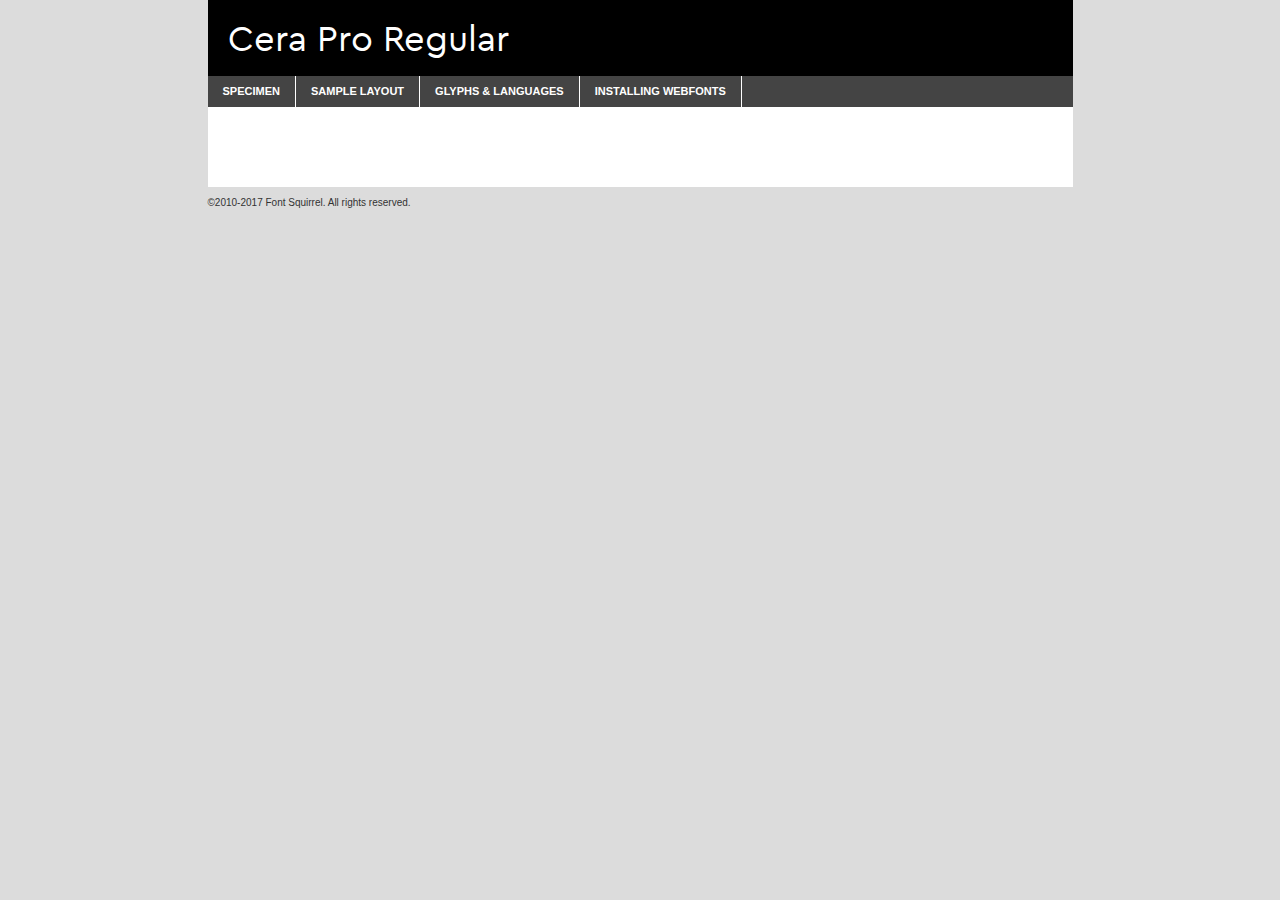
<file: font/webfontkit-20200530-124334s/cerapro-regular-demo.html>
<!DOCTYPE html PUBLIC "-//W3C//DTD XHTML 1.0 Transitional//EN"
	"http://www.w3.org/TR/xhtml1/DTD/xhtml1-transitional.dtd">

<html xmlns="http://www.w3.org/1999/xhtml" xml:lang="en" lang="en">
<head>
	<meta http-equiv="Content-Type" content="text/html; charset=utf-8" />
	<script src="http://ajax.googleapis.com/ajax/libs/jquery/1.7.2/jquery.min.js" type="text/javascript" charset="utf-8"></script>
	<script type="text/javascript">
	(function($){$.fn.easyTabs=function(option){var param=jQuery.extend({fadeSpeed:"fast",defaultContent:1,activeClass:'active'},option);$(this).each(function(){var thisId="#"+this.id;if(param.defaultContent==''){param.defaultContent=1;}
	if(typeof param.defaultContent=="number")
	{var defaultTab=$(thisId+" .tabs li:eq("+(param.defaultContent-1)+") a").attr('href').substr(1);}else{var defaultTab=param.defaultContent;}
	$(thisId+" .tabs li a").each(function(){var tabToHide=$(this).attr('href').substr(1);$("#"+tabToHide).addClass('easytabs-tab-content');});hideAll();changeContent(defaultTab);function hideAll(){$(thisId+" .easytabs-tab-content").hide();}
	function changeContent(tabId){hideAll();$(thisId+" .tabs li").removeClass(param.activeClass);$(thisId+" .tabs li a[href=#"+tabId+"]").closest('li').addClass(param.activeClass);if(param.fadeSpeed!="none")
	{$(thisId+" #"+tabId).fadeIn(param.fadeSpeed);}else{$(thisId+" #"+tabId).show();}}
	$(thisId+" .tabs li").click(function(){var tabId=$(this).find('a').attr('href').substr(1);changeContent(tabId);return false;});});}})(jQuery);
	</script>
	<link rel="stylesheet" href="specimen_files/specimen_stylesheet.css" type="text/css" charset="utf-8" />
	<link rel="stylesheet" href="stylesheet.css" type="text/css" charset="utf-8" />

	<style type="text/css">
					body{
				font-family: 'cera_proregular';
							}
		</style>

	<title>Cera Pro Regular Specimen</title>
	
	
	<script type="text/javascript" charset="utf-8">
		$(document).ready(function() {
			$('#container').easyTabs({defaultContent:1});
		});
	</script>
</head>

<body>
<div id="container">
	<div id="header">
		Cera Pro Regular	</div>
	<ul class="tabs">
		<li><a href="#specimen">Specimen</a></li>
		<li><a href="#layout">Sample Layout</a></li>
				<li><a href="#glyphs">Glyphs &amp; Languages</a></li>
		<li><a href="#installing">Installing Webfonts</a></li>
		
	</ul>
	
	<div id="main_content">

		
			<div id="specimen">
		
				<div class="section">
					<div class="grid12 firstcol">
						<div class="huge">AaBb</div>
					</div>
				</div>
		
				<div class="section">
					<div class="glyph_range">A&#x200B;B&#x200b;C&#x200b;D&#x200b;E&#x200b;F&#x200b;G&#x200b;H&#x200b;I&#x200b;J&#x200b;K&#x200b;L&#x200b;M&#x200b;N&#x200b;O&#x200b;P&#x200b;Q&#x200b;R&#x200b;S&#x200b;T&#x200b;U&#x200b;V&#x200b;W&#x200b;X&#x200b;Y&#x200b;Z&#x200b;a&#x200b;b&#x200b;c&#x200b;d&#x200b;e&#x200b;f&#x200b;g&#x200b;h&#x200b;i&#x200b;j&#x200b;k&#x200b;l&#x200b;m&#x200b;n&#x200b;o&#x200b;p&#x200b;q&#x200b;r&#x200b;s&#x200b;t&#x200b;u&#x200b;v&#x200b;w&#x200b;x&#x200b;y&#x200b;z&#x200b;1&#x200b;2&#x200b;3&#x200b;4&#x200b;5&#x200b;6&#x200b;7&#x200b;8&#x200b;9&#x200b;0&#x200b;&amp;&#x200b;.&#x200b;,&#x200b;?&#x200b;!&#x200b;&#64;&#x200b;(&#x200b;)&#x200b;#&#x200b;$&#x200b;%&#x200b;*&#x200b;+&#x200b;-&#x200b;=&#x200b;:&#x200b;;</div>
				</div>
				<div class="section">
					<div class="grid12 firstcol">
						<table class="sample_table">
							<tr><td>10</td><td class="size10">abcdefghijklmnopqrstuvwxyzABCDEFGHIJKLMNOPQRSTUVWXYZ0123456789abcdefghijklmnopqrstuvwxyzABCDEFGHIJKLMNOPQRSTUVWXYZ0123456789abcdefghijklmnopqrstuvwxyzABCDEFGHIJKLMNOPQRSTUVWXYZ</td></tr>
							<tr><td>11</td><td class="size11">abcdefghijklmnopqrstuvwxyzABCDEFGHIJKLMNOPQRSTUVWXYZ0123456789abcdefghijklmnopqrstuvwxyzABCDEFGHIJKLMNOPQRSTUVWXYZ0123456789abcdefghijklmnopqrstuvwxyzABCDEFGHIJKLMNOPQRSTUVWXYZ</td></tr>
							<tr><td>12</td><td class="size12">abcdefghijklmnopqrstuvwxyzABCDEFGHIJKLMNOPQRSTUVWXYZ0123456789abcdefghijklmnopqrstuvwxyzABCDEFGHIJKLMNOPQRSTUVWXYZ0123456789abcdefghijklmnopqrstuvwxyzABCDEFGHIJKLMNOPQRSTUVWXYZ</td></tr>
							<tr><td>13</td><td class="size13">abcdefghijklmnopqrstuvwxyzABCDEFGHIJKLMNOPQRSTUVWXYZ0123456789abcdefghijklmnopqrstuvwxyzABCDEFGHIJKLMNOPQRSTUVWXYZ0123456789abcdefghijklmnopqrstuvwxyzABCDEFGHIJKLMNOPQRSTUVWXYZ</td></tr>
							<tr><td>14</td><td class="size14">abcdefghijklmnopqrstuvwxyzABCDEFGHIJKLMNOPQRSTUVWXYZ0123456789abcdefghijklmnopqrstuvwxyzABCDEFGHIJKLMNOPQRSTUVWXYZ0123456789abcdefghijklmnopqrstuvwxyzABCDEFGHIJKLMNOPQRSTUVWXYZ</td></tr>
							<tr><td>16</td><td class="size16">abcdefghijklmnopqrstuvwxyzABCDEFGHIJKLMNOPQRSTUVWXYZ0123456789abcdefghijklmnopqrstuvwxyzABCDEFGHIJKLMNOPQRSTUVWXYZ</td></tr>
							<tr><td>18</td><td class="size18">abcdefghijklmnopqrstuvwxyzABCDEFGHIJKLMNOPQRSTUVWXYZ0123456789abcdefghijklmnopqrstuvwxyzABCDEFGHIJKLMNOPQRSTUVWXYZ</td></tr>
							<tr><td>20</td><td class="size20">abcdefghijklmnopqrstuvwxyzABCDEFGHIJKLMNOPQRSTUVWXYZ0123456789abcdefghijklmnopqrstuvwxyzABCDEFGHIJKLMNOPQRSTUVWXYZ</td></tr>
							<tr><td>24</td><td class="size24">abcdefghijklmnopqrstuvwxyzABCDEFGHIJKLMNOPQRSTUVWXYZ0123456789abcdefghijklmnopqrstuvwxyzABCDEFGHIJKLMNOPQRSTUVWXYZ</td></tr>
							<tr><td>30</td><td class="size30">abcdefghijklmnopqrstuvwxyzABCDEFGHIJKLMNOPQRSTUVWXYZ0123456789abcdefghijklmnopqrstuvwxyzABCDEFGHIJKLMNOPQRSTUVWXYZ</td></tr>
							<tr><td>36</td><td class="size36">abcdefghijklmnopqrstuvwxyzABCDEFGHIJKLMNOPQRSTUVWXYZ0123456789abcdefghijklmnopqrstuvwxyzABCDEFGHIJKLMNOPQRSTUVWXYZ</td></tr>
							<tr><td>48</td><td class="size48">abcdefghijklmnopqrstuvwxyzABCDEFGHIJKLMNOPQRSTUVWXYZ0123456789abcdefghijklmnopqrstuvwxyzABCDEFGHIJKLMNOPQRSTUVWXYZ</td></tr>
							<tr><td>60</td><td class="size60">abcdefghijklmnopqrstuvwxyzABCDEFGHIJKLMNOPQRSTUVWXYZ0123456789abcdefghijklmnopqrstuvwxyzABCDEFGHIJKLMNOPQRSTUVWXYZ</td></tr>
							<tr><td>72</td><td class="size72">abcdefghijklmnopqrstuvwxyzABCDEFGHIJKLMNOPQRSTUVWXYZ0123456789abcdefghijklmnopqrstuvwxyzABCDEFGHIJKLMNOPQRSTUVWXYZ</td></tr>
							<tr><td>90</td><td class="size90">abcdefghijklmnopqrstuvwxyzABCDEFGHIJKLMNOPQRSTUVWXYZ0123456789abcdefghijklmnopqrstuvwxyzABCDEFGHIJKLMNOPQRSTUVWXYZ</td></tr>
						</table>
				
					</div>
			
				</div>
		
		
		
								<div class="section" id="bodycomparison">


										<div id="xheight">
				<div class="fontbody">&#x25FC;&#x25FC;&#x25FC;&#x25FC;&#x25FC;&#x25FC;&#x25FC;&#x25FC;&#x25FC;&#x25FC;&#x25FC;&#x25FC;&#x25FC;&#x25FC;&#x25FC;&#x25FC;&#x25FC;&#x25FC;&#x25FC;&#x25FC;&#x25FC;&#x25FC;&#x25FC;&#x25FC;&#x25FC;&#x25FC;&#x25FC;&#x25FC;&#x25FC;&#x25FC;&#x25FC;&#x25FC;&#x25FC;&#x25FC;&#x25FC;&#x25FC;&#x25FC;&#x25FC;&#x25FC;&#x25FC;&#x25FC;&#x25FC;&#x25FC;&#x25FC;&#x25FC;&#x25FC;&#x25FC;&#x25FC;&#x25FC;&#x25FC;&#x25FC;&#x25FC;&#x25FC;&#x25FC;&#x25FC;&#x25FC;&#x25FC;&#x25FC;&#x25FC;&#x25FC;&#x25FC;&#x25FC;&#x25FC;&#x25FC;&#x25FC;&#x25FC;&#x25FC;&#x25FC;&#x25FC;&#x25FC;&#x25FC;&#x25FC;&#x25FC;&#x25FC;&#x25FC;&#x25FC;&#x25FC;&#x25FC;&#x25FC;&#x25FC;&#x25FC;&#x25FC;&#x25FC;&#x25FC;&#x25FC;&#x25FC;&#x25FC;&#x25FC;&#x25FC;&#x25FC;&#x25FC;&#x25FC;&#x25FC;&#x25FC;&#x25FC;&#x25FC;&#x25FC;&#x25FC;&#x25FC;body</div><div class="arialbody">body</div><div class="verdanabody">body</div><div class="georgiabody">body</div></div>
										<div class="fontbody" style="z-index:1">
											body<span>Cera Pro Regular</span>
										</div>
										<div class="arialbody" style="z-index:1">
											body<span>Arial</span>
										</div>
										<div class="verdanabody" style="z-index:1">
											body<span>Verdana</span>
										</div>
										<div class="georgiabody" style="z-index:1">
											body<span>Georgia</span>
										</div>



								</div>
		
		
				<div class="section psample psample_row1" id="">
					
					<div class="grid2 firstcol">
						<p class="size10"><span>10.</span>Aenean lacinia bibendum nulla sed consectetur. Fusce dapibus, tellus ac cursus commodo, tortor mauris condimentum nibh, ut fermentum massa justo sit amet risus. Nullam id dolor id nibh ultricies vehicula ut id elit. Cum sociis natoque penatibus et magnis dis parturient montes, nascetur ridiculus mus. Nulla vitae elit libero, a pharetra augue.</p>
			
					</div>
					<div class="grid3">
						<p class="size11"><span>11.</span>Aenean lacinia bibendum nulla sed consectetur. Fusce dapibus, tellus ac cursus commodo, tortor mauris condimentum nibh, ut fermentum massa justo sit amet risus. Nullam id dolor id nibh ultricies vehicula ut id elit. Cum sociis natoque penatibus et magnis dis parturient montes, nascetur ridiculus mus. Nulla vitae elit libero, a pharetra augue.</p>
			
					</div>
					<div class="grid3">
						<p class="size12"><span>12.</span>Aenean lacinia bibendum nulla sed consectetur. Fusce dapibus, tellus ac cursus commodo, tortor mauris condimentum nibh, ut fermentum massa justo sit amet risus. Nullam id dolor id nibh ultricies vehicula ut id elit. Cum sociis natoque penatibus et magnis dis parturient montes, nascetur ridiculus mus. Nulla vitae elit libero, a pharetra augue.</p>
			
					</div>
					<div class="grid4">
						<p class="size13"><span>13.</span>Aenean lacinia bibendum nulla sed consectetur. Fusce dapibus, tellus ac cursus commodo, tortor mauris condimentum nibh, ut fermentum massa justo sit amet risus. Nullam id dolor id nibh ultricies vehicula ut id elit. Cum sociis natoque penatibus et magnis dis parturient montes, nascetur ridiculus mus. Nulla vitae elit libero, a pharetra augue.</p>
			
					</div>
					<div class="white_blend"></div>
					
				</div>
				<div class="section psample psample_row2" id="">
					<div class="grid3 firstcol">
						<p class="size14"><span>14.</span>Aenean lacinia bibendum nulla sed consectetur. Fusce dapibus, tellus ac cursus commodo, tortor mauris condimentum nibh, ut fermentum massa justo sit amet risus. Nullam id dolor id nibh ultricies vehicula ut id elit. Cum sociis natoque penatibus et magnis dis parturient montes, nascetur ridiculus mus. Nulla vitae elit libero, a pharetra augue.</p>
			
					</div>
					<div class="grid4">
						<p class="size16"><span>16.</span>Aenean lacinia bibendum nulla sed consectetur. Fusce dapibus, tellus ac cursus commodo, tortor mauris condimentum nibh, ut fermentum massa justo sit amet risus. Nullam id dolor id nibh ultricies vehicula ut id elit. Cum sociis natoque penatibus et magnis dis parturient montes, nascetur ridiculus mus. Nulla vitae elit libero, a pharetra augue.</p>
			
					</div>
					<div class="grid5">
						<p class="size18"><span>18.</span>Aenean lacinia bibendum nulla sed consectetur. Fusce dapibus, tellus ac cursus commodo, tortor mauris condimentum nibh, ut fermentum massa justo sit amet risus. Nullam id dolor id nibh ultricies vehicula ut id elit. Cum sociis natoque penatibus et magnis dis parturient montes, nascetur ridiculus mus. Nulla vitae elit libero, a pharetra augue.</p>
			
					</div>

					<div class="white_blend"></div>

				</div>
				
				<div class="section psample psample_row3" id="">
					<div class="grid5 firstcol">
						<p class="size20"><span>20.</span>Aenean lacinia bibendum nulla sed consectetur. Fusce dapibus, tellus ac cursus commodo, tortor mauris condimentum nibh, ut fermentum massa justo sit amet risus. Nullam id dolor id nibh ultricies vehicula ut id elit. Cum sociis natoque penatibus et magnis dis parturient montes, nascetur ridiculus mus. Nulla vitae elit libero, a pharetra augue.</p>
					</div>
					<div class="grid7">
						<p class="size24"><span>24.</span>Aenean lacinia bibendum nulla sed consectetur. Fusce dapibus, tellus ac cursus commodo, tortor mauris condimentum nibh, ut fermentum massa justo sit amet risus. Nullam id dolor id nibh ultricies vehicula ut id elit. Cum sociis natoque penatibus et magnis dis parturient montes, nascetur ridiculus mus. Nulla vitae elit libero, a pharetra augue.</p>
					</div>
					
					<div class="white_blend"></div>
					
				</div>
				
				<div class="section psample psample_row4" id="">
					<div class="grid12 firstcol">
						<p class="size30"><span>30.</span>Aenean lacinia bibendum nulla sed consectetur. Fusce dapibus, tellus ac cursus commodo, tortor mauris condimentum nibh, ut fermentum massa justo sit amet risus. Nullam id dolor id nibh ultricies vehicula ut id elit. Cum sociis natoque penatibus et magnis dis parturient montes, nascetur ridiculus mus. Nulla vitae elit libero, a pharetra augue.</p>
					</div>
					<div class="white_blend"></div>
					
				</div>
				
				
				
				<div class="section psample psample_row1 fullreverse">
					<div class="grid2 firstcol">
						<p class="size10"><span>10.</span>Aenean lacinia bibendum nulla sed consectetur. Fusce dapibus, tellus ac cursus commodo, tortor mauris condimentum nibh, ut fermentum massa justo sit amet risus. Nullam id dolor id nibh ultricies vehicula ut id elit. Cum sociis natoque penatibus et magnis dis parturient montes, nascetur ridiculus mus. Nulla vitae elit libero, a pharetra augue.</p>
			
					</div>
					<div class="grid3">
						<p class="size11"><span>11.</span>Aenean lacinia bibendum nulla sed consectetur. Fusce dapibus, tellus ac cursus commodo, tortor mauris condimentum nibh, ut fermentum massa justo sit amet risus. Nullam id dolor id nibh ultricies vehicula ut id elit. Cum sociis natoque penatibus et magnis dis parturient montes, nascetur ridiculus mus. Nulla vitae elit libero, a pharetra augue.</p>
			
					</div>
					<div class="grid3">
						<p class="size12"><span>12.</span>Aenean lacinia bibendum nulla sed consectetur. Fusce dapibus, tellus ac cursus commodo, tortor mauris condimentum nibh, ut fermentum massa justo sit amet risus. Nullam id dolor id nibh ultricies vehicula ut id elit. Cum sociis natoque penatibus et magnis dis parturient montes, nascetur ridiculus mus. Nulla vitae elit libero, a pharetra augue.</p>
			
					</div>
					<div class="grid4">
						<p class="size13"><span>13.</span>Aenean lacinia bibendum nulla sed consectetur. Fusce dapibus, tellus ac cursus commodo, tortor mauris condimentum nibh, ut fermentum massa justo sit amet risus. Nullam id dolor id nibh ultricies vehicula ut id elit. Cum sociis natoque penatibus et magnis dis parturient montes, nascetur ridiculus mus. Nulla vitae elit libero, a pharetra augue.</p>
			
					</div>
					<div class="black_blend"></div>
					
				</div>
				
				<div class="section psample psample_row2 fullreverse">
					<div class="grid3 firstcol">
						<p class="size14"><span>14.</span>Aenean lacinia bibendum nulla sed consectetur. Fusce dapibus, tellus ac cursus commodo, tortor mauris condimentum nibh, ut fermentum massa justo sit amet risus. Nullam id dolor id nibh ultricies vehicula ut id elit. Cum sociis natoque penatibus et magnis dis parturient montes, nascetur ridiculus mus. Nulla vitae elit libero, a pharetra augue.</p>
			
					</div>
					<div class="grid4">
						<p class="size16"><span>16.</span>Aenean lacinia bibendum nulla sed consectetur. Fusce dapibus, tellus ac cursus commodo, tortor mauris condimentum nibh, ut fermentum massa justo sit amet risus. Nullam id dolor id nibh ultricies vehicula ut id elit. Cum sociis natoque penatibus et magnis dis parturient montes, nascetur ridiculus mus. Nulla vitae elit libero, a pharetra augue.</p>
			
					</div>
					<div class="grid5">
						<p class="size18"><span>18.</span>Aenean lacinia bibendum nulla sed consectetur. Fusce dapibus, tellus ac cursus commodo, tortor mauris condimentum nibh, ut fermentum massa justo sit amet risus. Nullam id dolor id nibh ultricies vehicula ut id elit. Cum sociis natoque penatibus et magnis dis parturient montes, nascetur ridiculus mus. Nulla vitae elit libero, a pharetra augue.</p>
			
					</div>
					<div class="black_blend"></div>

				</div>
				
				<div class="section psample fullreverse psample_row3" id="">
					<div class="grid5 firstcol">
						<p class="size20"><span>20.</span>Aenean lacinia bibendum nulla sed consectetur. Fusce dapibus, tellus ac cursus commodo, tortor mauris condimentum nibh, ut fermentum massa justo sit amet risus. Nullam id dolor id nibh ultricies vehicula ut id elit. Cum sociis natoque penatibus et magnis dis parturient montes, nascetur ridiculus mus. Nulla vitae elit libero, a pharetra augue.</p>
					</div>
					<div class="grid7">
						<p class="size24"><span>24.</span>Aenean lacinia bibendum nulla sed consectetur. Fusce dapibus, tellus ac cursus commodo, tortor mauris condimentum nibh, ut fermentum massa justo sit amet risus. Nullam id dolor id nibh ultricies vehicula ut id elit. Cum sociis natoque penatibus et magnis dis parturient montes, nascetur ridiculus mus. Nulla vitae elit libero, a pharetra augue.</p>
					</div>
					
					<div class="black_blend"></div>
					
				</div>
				
				<div class="section psample fullreverse psample_row4" id="" style="border-bottom: 20px #000 solid;">
					<div class="grid12 firstcol">
						<p class="size30"><span>30.</span>Aenean lacinia bibendum nulla sed consectetur. Fusce dapibus, tellus ac cursus commodo, tortor mauris condimentum nibh, ut fermentum massa justo sit amet risus. Nullam id dolor id nibh ultricies vehicula ut id elit. Cum sociis natoque penatibus et magnis dis parturient montes, nascetur ridiculus mus. Nulla vitae elit libero, a pharetra augue.</p>
					</div>
					<div class="black_blend"></div>
					
				</div>
				
				
				
				
			</div>
			
			<div id="layout">
				
				<div class="section">
					
					<div class="grid12 firstcol">
						<h1>Lorem Ipsum Dolor</h1>
						<h2>Etiam porta sem malesuada magna mollis euismod</h2>
						
						<p class="byline">By <a href="#link">Aenean Lacinia</a></p>
					</div>
				</div>
				<div class="section">
					<div class="grid8 firstcol">
						<p class="large">Donec sed odio dui. Morbi leo risus, porta ac consectetur ac, vestibulum at eros. Fusce dapibus, tellus ac cursus commodo, tortor mauris condimentum nibh, ut fermentum massa justo sit amet risus. </p>

						
						<h3>Pellentesque ornare sem</h3>

						<p>Maecenas sed diam eget risus varius blandit sit amet non magna. Maecenas faucibus mollis interdum. Donec ullamcorper nulla non metus auctor fringilla. Nullam id dolor id nibh ultricies vehicula ut id elit. Nullam id dolor id nibh ultricies vehicula ut id elit. </p>

						<p>Aenean eu leo quam. Pellentesque ornare sem lacinia quam venenatis vestibulum. Lorem ipsum dolor sit amet, consectetur adipiscing elit. Cum sociis natoque penatibus et magnis dis parturient montes, nascetur ridiculus mus. </p>

						<p>Nulla vitae elit libero, a pharetra augue. Praesent commodo cursus magna, vel scelerisque nisl consectetur et. Aenean lacinia bibendum nulla sed consectetur. </p>

						<p>Nullam quis risus eget urna mollis ornare vel eu leo. Nullam quis risus eget urna mollis ornare vel eu leo. Maecenas sed diam eget risus varius blandit sit amet non magna. Donec ullamcorper nulla non metus auctor fringilla. </p>

						<h3>Cras mattis consectetur</h3>

						<p>Aenean eu leo quam. Pellentesque ornare sem lacinia quam venenatis vestibulum. Aenean lacinia bibendum nulla sed consectetur. Integer posuere erat a ante venenatis dapibus posuere velit aliquet. Cras mattis consectetur purus sit amet fermentum. </p>

						<p>Nullam id dolor id nibh ultricies vehicula ut id elit. Nullam quis risus eget urna mollis ornare vel eu leo. Cras mattis consectetur purus sit amet fermentum.</p>
					</div>
					
					<div class="grid4 sidebar">
						
						<div class="box reverse">
							<p class="last">Nullam quis risus eget urna mollis ornare vel eu leo. Donec ullamcorper nulla non metus auctor fringilla. Cras mattis consectetur purus sit amet fermentum. Sed posuere consectetur est at lobortis. Lorem ipsum dolor sit amet, consectetur adipiscing elit. </p>
						</div>
						
						<p class="caption">Maecenas sed diam eget risus varius.</p>

						<p>Vestibulum id ligula porta felis euismod semper. Integer posuere erat a ante venenatis dapibus posuere velit aliquet. Vestibulum id ligula porta felis euismod semper. Sed posuere consectetur est at lobortis. Maecenas sed diam eget risus varius blandit sit amet non magna. Fusce dapibus, tellus ac cursus commodo, tortor mauris condimentum nibh, ut fermentum massa justo sit amet risus. </p>

					

						<p>Duis mollis, est non commodo luctus, nisi erat porttitor ligula, eget lacinia odio sem nec elit. Aenean lacinia bibendum nulla sed consectetur. Vivamus sagittis lacus vel augue laoreet rutrum faucibus dolor auctor. Aenean lacinia bibendum nulla sed consectetur. Nullam quis risus eget urna mollis ornare vel eu leo. </p>

						<p>Praesent commodo cursus magna, vel scelerisque nisl consectetur et. Donec ullamcorper nulla non metus auctor fringilla. Maecenas faucibus mollis interdum. Fusce dapibus, tellus ac cursus commodo, tortor mauris condimentum nibh, ut fermentum massa justo sit amet risus. </p>

					</div>
				</div>
				
			</div>


			



		<div id="glyphs">
			<div class="section">
				<div class="grid12 firstcol">
			
				<h1>Language Support</h1>
				<p>The subset of Cera Pro Regular in this kit supports the following languages:<br />
			
					Albanian, Basque, Breton, Chamorro, Danish, Dutch, English, Faroese, Finnish, French, Frisian, Galician, German, Icelandic, Italian, Malagasy, Norwegian, Portuguese, Spanish, Alsatian, Aragonese, Arapaho, Arrernte, Asturian, Aymara, Bislama, Cebuano, Corsican, Fijian, French_creole, Genoese, Gilbertese, Greenlandic, Haitian_creole, Hiligaynon, Hmong, Hopi, Ibanag, Iloko_ilokano, Indonesian, Interglossa_glosa, Interlingua, Irish_gaelic, Jerriais, Lojban, Lombard, Luxembourgeois, Manx, Mohawk, Norfolk_pitcairnese, Occitan, Oromo, Pangasinan, Papiamento, Piedmontese, Potawatomi, Rhaeto-romance, Romansh, Rotokas, Sami_lule, Samoan, Sardinian, Scots_gaelic, Seychelles_creole, Shona, Sicilian, Somali, Southern_ndebele, Swahili, Swati_swazi, Tagalog_filipino_pilipino, Tetum, Tok_pisin, Uyghur_latinized, Volapuk, Walloon, Warlpiri, Xhosa, Yapese, Zulu, Latinbasic, Ubasic, Demo				</p>
				<h1>Glyph Chart</h1>
				<p>The subset of Cera Pro Regular in this kit includes all the glyphs listed below. Unicode entities are included above each glyph to help you insert individual characters into your layout.</p>
				<div id="glyph_chart">
			
																				 <div><p>&amp;#13;</p>&#13;</div>
																				 <div><p>&amp;#32;</p>&#32;</div>
																				 <div><p>&amp;#33;</p>&#33;</div>
																				 <div><p>&amp;#34;</p>&#34;</div>
																				 <div><p>&amp;#35;</p>&#35;</div>
																				 <div><p>&amp;#36;</p>&#36;</div>
																				 <div><p>&amp;#37;</p>&#37;</div>
																				 <div><p>&amp;#38;</p>&#38;</div>
																				 <div><p>&amp;#39;</p>&#39;</div>
																				 <div><p>&amp;#40;</p>&#40;</div>
																				 <div><p>&amp;#41;</p>&#41;</div>
																				 <div><p>&amp;#42;</p>&#42;</div>
																				 <div><p>&amp;#43;</p>&#43;</div>
																				 <div><p>&amp;#44;</p>&#44;</div>
																				 <div><p>&amp;#45;</p>&#45;</div>
																				 <div><p>&amp;#46;</p>&#46;</div>
																				 <div><p>&amp;#47;</p>&#47;</div>
																				 <div><p>&amp;#48;</p>&#48;</div>
																				 <div><p>&amp;#49;</p>&#49;</div>
																				 <div><p>&amp;#50;</p>&#50;</div>
																				 <div><p>&amp;#51;</p>&#51;</div>
																				 <div><p>&amp;#52;</p>&#52;</div>
																				 <div><p>&amp;#53;</p>&#53;</div>
																				 <div><p>&amp;#54;</p>&#54;</div>
																				 <div><p>&amp;#55;</p>&#55;</div>
																				 <div><p>&amp;#56;</p>&#56;</div>
																				 <div><p>&amp;#57;</p>&#57;</div>
																				 <div><p>&amp;#58;</p>&#58;</div>
																				 <div><p>&amp;#59;</p>&#59;</div>
																				 <div><p>&amp;#60;</p>&#60;</div>
																				 <div><p>&amp;#61;</p>&#61;</div>
																				 <div><p>&amp;#62;</p>&#62;</div>
																				 <div><p>&amp;#63;</p>&#63;</div>
																				 <div><p>&amp;#64;</p>&#64;</div>
																				 <div><p>&amp;#65;</p>&#65;</div>
																				 <div><p>&amp;#66;</p>&#66;</div>
																				 <div><p>&amp;#67;</p>&#67;</div>
																				 <div><p>&amp;#68;</p>&#68;</div>
																				 <div><p>&amp;#69;</p>&#69;</div>
																				 <div><p>&amp;#70;</p>&#70;</div>
																				 <div><p>&amp;#71;</p>&#71;</div>
																				 <div><p>&amp;#72;</p>&#72;</div>
																				 <div><p>&amp;#73;</p>&#73;</div>
																				 <div><p>&amp;#74;</p>&#74;</div>
																				 <div><p>&amp;#75;</p>&#75;</div>
																				 <div><p>&amp;#76;</p>&#76;</div>
																				 <div><p>&amp;#77;</p>&#77;</div>
																				 <div><p>&amp;#78;</p>&#78;</div>
																				 <div><p>&amp;#79;</p>&#79;</div>
																				 <div><p>&amp;#80;</p>&#80;</div>
																				 <div><p>&amp;#81;</p>&#81;</div>
																				 <div><p>&amp;#82;</p>&#82;</div>
																				 <div><p>&amp;#83;</p>&#83;</div>
																				 <div><p>&amp;#84;</p>&#84;</div>
																				 <div><p>&amp;#85;</p>&#85;</div>
																				 <div><p>&amp;#86;</p>&#86;</div>
																				 <div><p>&amp;#87;</p>&#87;</div>
																				 <div><p>&amp;#88;</p>&#88;</div>
																				 <div><p>&amp;#89;</p>&#89;</div>
																				 <div><p>&amp;#90;</p>&#90;</div>
																				 <div><p>&amp;#91;</p>&#91;</div>
																				 <div><p>&amp;#92;</p>&#92;</div>
																				 <div><p>&amp;#93;</p>&#93;</div>
																				 <div><p>&amp;#94;</p>&#94;</div>
																				 <div><p>&amp;#95;</p>&#95;</div>
																				 <div><p>&amp;#96;</p>&#96;</div>
																				 <div><p>&amp;#97;</p>&#97;</div>
																				 <div><p>&amp;#98;</p>&#98;</div>
																				 <div><p>&amp;#99;</p>&#99;</div>
																				 <div><p>&amp;#100;</p>&#100;</div>
																				 <div><p>&amp;#101;</p>&#101;</div>
																				 <div><p>&amp;#102;</p>&#102;</div>
																				 <div><p>&amp;#103;</p>&#103;</div>
																				 <div><p>&amp;#104;</p>&#104;</div>
																				 <div><p>&amp;#105;</p>&#105;</div>
																				 <div><p>&amp;#106;</p>&#106;</div>
																				 <div><p>&amp;#107;</p>&#107;</div>
																				 <div><p>&amp;#108;</p>&#108;</div>
																				 <div><p>&amp;#109;</p>&#109;</div>
																				 <div><p>&amp;#110;</p>&#110;</div>
																				 <div><p>&amp;#111;</p>&#111;</div>
																				 <div><p>&amp;#112;</p>&#112;</div>
																				 <div><p>&amp;#113;</p>&#113;</div>
																				 <div><p>&amp;#114;</p>&#114;</div>
																				 <div><p>&amp;#115;</p>&#115;</div>
																				 <div><p>&amp;#116;</p>&#116;</div>
																				 <div><p>&amp;#117;</p>&#117;</div>
																				 <div><p>&amp;#118;</p>&#118;</div>
																				 <div><p>&amp;#119;</p>&#119;</div>
																				 <div><p>&amp;#120;</p>&#120;</div>
																				 <div><p>&amp;#121;</p>&#121;</div>
																				 <div><p>&amp;#122;</p>&#122;</div>
																				 <div><p>&amp;#123;</p>&#123;</div>
																				 <div><p>&amp;#124;</p>&#124;</div>
																				 <div><p>&amp;#125;</p>&#125;</div>
																				 <div><p>&amp;#126;</p>&#126;</div>
																				 <div><p>&amp;#160;</p>&#160;</div>
																				 <div><p>&amp;#161;</p>&#161;</div>
																				 <div><p>&amp;#162;</p>&#162;</div>
																				 <div><p>&amp;#163;</p>&#163;</div>
																				 <div><p>&amp;#164;</p>&#164;</div>
																				 <div><p>&amp;#165;</p>&#165;</div>
																				 <div><p>&amp;#166;</p>&#166;</div>
																				 <div><p>&amp;#167;</p>&#167;</div>
																				 <div><p>&amp;#168;</p>&#168;</div>
																				 <div><p>&amp;#169;</p>&#169;</div>
																				 <div><p>&amp;#170;</p>&#170;</div>
																				 <div><p>&amp;#171;</p>&#171;</div>
																				 <div><p>&amp;#172;</p>&#172;</div>
																				 <div><p>&amp;#173;</p>&#173;</div>
																				 <div><p>&amp;#174;</p>&#174;</div>
																				 <div><p>&amp;#175;</p>&#175;</div>
																				 <div><p>&amp;#176;</p>&#176;</div>
																				 <div><p>&amp;#177;</p>&#177;</div>
																				 <div><p>&amp;#178;</p>&#178;</div>
																				 <div><p>&amp;#179;</p>&#179;</div>
																				 <div><p>&amp;#180;</p>&#180;</div>
																				 <div><p>&amp;#181;</p>&#181;</div>
																				 <div><p>&amp;#182;</p>&#182;</div>
																				 <div><p>&amp;#183;</p>&#183;</div>
																				 <div><p>&amp;#184;</p>&#184;</div>
																				 <div><p>&amp;#185;</p>&#185;</div>
																				 <div><p>&amp;#186;</p>&#186;</div>
																				 <div><p>&amp;#187;</p>&#187;</div>
																				 <div><p>&amp;#188;</p>&#188;</div>
																				 <div><p>&amp;#189;</p>&#189;</div>
																				 <div><p>&amp;#190;</p>&#190;</div>
																				 <div><p>&amp;#191;</p>&#191;</div>
																				 <div><p>&amp;#192;</p>&#192;</div>
																				 <div><p>&amp;#193;</p>&#193;</div>
																				 <div><p>&amp;#194;</p>&#194;</div>
																				 <div><p>&amp;#195;</p>&#195;</div>
																				 <div><p>&amp;#196;</p>&#196;</div>
																				 <div><p>&amp;#197;</p>&#197;</div>
																				 <div><p>&amp;#198;</p>&#198;</div>
																				 <div><p>&amp;#199;</p>&#199;</div>
																				 <div><p>&amp;#200;</p>&#200;</div>
																				 <div><p>&amp;#201;</p>&#201;</div>
																				 <div><p>&amp;#202;</p>&#202;</div>
																				 <div><p>&amp;#203;</p>&#203;</div>
																				 <div><p>&amp;#204;</p>&#204;</div>
																				 <div><p>&amp;#205;</p>&#205;</div>
																				 <div><p>&amp;#206;</p>&#206;</div>
																				 <div><p>&amp;#207;</p>&#207;</div>
																				 <div><p>&amp;#208;</p>&#208;</div>
																				 <div><p>&amp;#209;</p>&#209;</div>
																				 <div><p>&amp;#210;</p>&#210;</div>
																				 <div><p>&amp;#211;</p>&#211;</div>
																				 <div><p>&amp;#212;</p>&#212;</div>
																				 <div><p>&amp;#213;</p>&#213;</div>
																				 <div><p>&amp;#214;</p>&#214;</div>
																				 <div><p>&amp;#215;</p>&#215;</div>
																				 <div><p>&amp;#216;</p>&#216;</div>
																				 <div><p>&amp;#217;</p>&#217;</div>
																				 <div><p>&amp;#218;</p>&#218;</div>
																				 <div><p>&amp;#219;</p>&#219;</div>
																				 <div><p>&amp;#220;</p>&#220;</div>
																				 <div><p>&amp;#221;</p>&#221;</div>
																				 <div><p>&amp;#222;</p>&#222;</div>
																				 <div><p>&amp;#223;</p>&#223;</div>
																				 <div><p>&amp;#224;</p>&#224;</div>
																				 <div><p>&amp;#225;</p>&#225;</div>
																				 <div><p>&amp;#226;</p>&#226;</div>
																				 <div><p>&amp;#227;</p>&#227;</div>
																				 <div><p>&amp;#228;</p>&#228;</div>
																				 <div><p>&amp;#229;</p>&#229;</div>
																				 <div><p>&amp;#230;</p>&#230;</div>
																				 <div><p>&amp;#231;</p>&#231;</div>
																				 <div><p>&amp;#232;</p>&#232;</div>
																				 <div><p>&amp;#233;</p>&#233;</div>
																				 <div><p>&amp;#234;</p>&#234;</div>
																				 <div><p>&amp;#235;</p>&#235;</div>
																				 <div><p>&amp;#236;</p>&#236;</div>
																				 <div><p>&amp;#237;</p>&#237;</div>
																				 <div><p>&amp;#238;</p>&#238;</div>
																				 <div><p>&amp;#239;</p>&#239;</div>
																				 <div><p>&amp;#240;</p>&#240;</div>
																				 <div><p>&amp;#241;</p>&#241;</div>
																				 <div><p>&amp;#242;</p>&#242;</div>
																				 <div><p>&amp;#243;</p>&#243;</div>
																				 <div><p>&amp;#244;</p>&#244;</div>
																				 <div><p>&amp;#245;</p>&#245;</div>
																				 <div><p>&amp;#246;</p>&#246;</div>
																				 <div><p>&amp;#247;</p>&#247;</div>
																				 <div><p>&amp;#248;</p>&#248;</div>
																				 <div><p>&amp;#249;</p>&#249;</div>
																				 <div><p>&amp;#250;</p>&#250;</div>
																				 <div><p>&amp;#251;</p>&#251;</div>
																				 <div><p>&amp;#252;</p>&#252;</div>
																				 <div><p>&amp;#253;</p>&#253;</div>
																				 <div><p>&amp;#254;</p>&#254;</div>
																				 <div><p>&amp;#255;</p>&#255;</div>
																				 <div><p>&amp;#338;</p>&#338;</div>
																				 <div><p>&amp;#339;</p>&#339;</div>
																				 <div><p>&amp;#376;</p>&#376;</div>
																				 <div><p>&amp;#710;</p>&#710;</div>
																				 <div><p>&amp;#732;</p>&#732;</div>
																				 <div><p>&amp;#8192;</p>&#8192;</div>
																				 <div><p>&amp;#8193;</p>&#8193;</div>
																				 <div><p>&amp;#8194;</p>&#8194;</div>
																				 <div><p>&amp;#8195;</p>&#8195;</div>
																				 <div><p>&amp;#8196;</p>&#8196;</div>
																				 <div><p>&amp;#8197;</p>&#8197;</div>
																				 <div><p>&amp;#8198;</p>&#8198;</div>
																				 <div><p>&amp;#8199;</p>&#8199;</div>
																				 <div><p>&amp;#8200;</p>&#8200;</div>
																				 <div><p>&amp;#8201;</p>&#8201;</div>
																				 <div><p>&amp;#8202;</p>&#8202;</div>
																				 <div><p>&amp;#8208;</p>&#8208;</div>
																				 <div><p>&amp;#8209;</p>&#8209;</div>
																				 <div><p>&amp;#8210;</p>&#8210;</div>
																				 <div><p>&amp;#8211;</p>&#8211;</div>
																				 <div><p>&amp;#8212;</p>&#8212;</div>
																				 <div><p>&amp;#8216;</p>&#8216;</div>
																				 <div><p>&amp;#8217;</p>&#8217;</div>
																				 <div><p>&amp;#8218;</p>&#8218;</div>
																				 <div><p>&amp;#8220;</p>&#8220;</div>
																				 <div><p>&amp;#8221;</p>&#8221;</div>
																				 <div><p>&amp;#8222;</p>&#8222;</div>
																				 <div><p>&amp;#8226;</p>&#8226;</div>
																				 <div><p>&amp;#8230;</p>&#8230;</div>
																				 <div><p>&amp;#8239;</p>&#8239;</div>
																				 <div><p>&amp;#8249;</p>&#8249;</div>
																				 <div><p>&amp;#8250;</p>&#8250;</div>
																				 <div><p>&amp;#8287;</p>&#8287;</div>
																				 <div><p>&amp;#8364;</p>&#8364;</div>
																				 <div><p>&amp;#8482;</p>&#8482;</div>
																				 <div><p>&amp;#9724;</p>&#9724;</div>
																				 <div><p>&amp;#64257;</p>&#64257;</div>
																				 <div><p>&amp;#64258;</p>&#64258;</div>
																																						</div>	
				</div>
		
		
			</div>
		</div>
		
		
		<div id="specs">
			
		</div>
	
		<div id="installing">
			<div class="section">
				<div class="grid7 firstcol">
					<h1>Installing Webfonts</h1>
					
					<p>Webfonts are supported by all major browser platforms but not all in the same way. There are currently four different font formats that must be included in order to target all browsers. This includes TTF, WOFF, EOT and SVG.</p>
					
					<h2>1. Upload your webfonts</h2>
					<p>You must upload your webfont kit to your website. They should be in or near the same directory as your CSS files.</p>
					
					<h2>2. Include the webfont stylesheet</h2>
					<p>A special CSS @font-face declaration helps the various browsers select the appropriate font it needs without causing you a bunch of headaches. Learn more about this syntax by reading the <a href="https://www.fontspring.com/blog/further-hardening-of-the-bulletproof-syntax">Fontspring blog post</a> about it. The code for it is as follows:</p>


<code>
@font-face{ 
	font-family: 'MyWebFont';
	src: url('WebFont.eot');
	src: url('WebFont.eot?#iefix') format('embedded-opentype'),
	     url('WebFont.woff') format('woff'),
	     url('WebFont.ttf') format('truetype'),
	     url('WebFont.svg#webfont') format('svg');
}
</code>

	<p>We've already gone ahead and generated the code for you. All you have to do is link to the stylesheet in your HTML, like this:</p>
	<code>&lt;link rel=&quot;stylesheet&quot; href=&quot;stylesheet.css&quot; type=&quot;text/css&quot; charset=&quot;utf-8&quot; /&gt;</code>

					<h2>3. Modify your own stylesheet</h2>
					<p>To take advantage of your new fonts, you must tell your stylesheet to use them. Look at the original @font-face declaration above and find the property called "font-family." The name linked there will be what you use to reference the font. Prepend that webfont name to the font stack in the "font-family" property, inside the selector you want to change. For example:</p>
<code>p { font-family: 'WebFont', Arial, sans-serif; }</code>

<h2>4. Test</h2>
<p>Getting webfonts to work cross-browser <em>can</em> be tricky. Use the information in the sidebar to help you if you find that fonts aren't loading in a particular browser.</p>
				</div>
				
				<div class="grid5 sidebar">
					<div class="box">
						<h2>Troubleshooting<br />Font-Face Problems</h2>
						<p>Having trouble getting your webfonts to load in your new website? Here are some tips to sort out what might be the problem.</p>

						<h3>Fonts not showing in any browser</h3>

						<p>This sounds like you need to work on the plumbing. You either did not upload the fonts to the correct directory, or you did not link the fonts properly in the CSS. If you've confirmed that all this is correct and you still have a problem, take a look at your .htaccess file and see if requests are getting intercepted.</p>

						<h3>Fonts not loading in iPhone or iPad</h3>

						<p>The most common problem here is that you are serving the fonts from an IIS server. IIS refuses to serve files that have unknown MIME types. If that is the case, you must set the MIME type for SVG to "image/svg+xml" in the server settings. Follow these instructions from Microsoft if you need help.</p>

						<h3>Fonts not loading in Firefox</h3>

						<p>The primary reason for this failure? You are still using a version Firefox older than 3.5. So upgrade already! If that isn't it, then you are very likely serving fonts from a different domain. Firefox requires that all font assets be served from the same domain. Lastly it is possible that you need to add WOFF to your list of MIME types (if you are serving via IIS.)</p>

						<h3>Fonts not loading in IE</h3>

						<p>Are you looking at Internet Explorer on an actual Windows machine or are you cheating by using a service like Adobe BrowserLab? Many of these screenshot services do not render @font-face for IE. Best to test it on a real machine.</p>

						<h3>Fonts not loading in IE9</h3>

						<p>IE9, like Firefox, requires that fonts be served from the same domain as the website. Make sure that is the case.</p>
					</div>
				</div>
			</div>
			
		</div>
	
	</div>
	<div id="footer">
		<p>&copy;2010-2017 Font Squirrel. All rights reserved.</p>
	</div>
</div>
</body>
</html>
</file>
<file: font/transfonter.org-20200530-164303/stylesheet.css>
@font-face {
    font-family: 'Cera Pro';
    src: url('CeraPro-Regular.woff2') format('woff2'),
        url('CeraPro-Regular.woff') format('woff');
    font-weight: normal;
    font-style: normal;
}

@font-face {
    font-family: 'Cera Pro';
    src: url('CeraPro-Medium.woff2') format('woff2'),
        url('CeraPro-Medium.woff') format('woff');
    font-weight: 500;
    font-style: normal;
}

@font-face {
    font-family: 'Cera Pro';
    src: url('CeraPro-Bold.woff2') format('woff2'),
        url('CeraPro-Bold.woff') format('woff');
    font-weight: bold;
    font-style: normal;
}

@font-face {
    font-family: 'Cera Pro';
    src: url('CeraPro-Light.woff2') format('woff2'),
        url('CeraPro-Light.woff') format('woff');
    font-weight: 300;
    font-style: normal;
}

@font-face {
    font-family: 'Cera Pro';
    src: url('CeraPro-ThinItalic.woff2') format('woff2'),
        url('CeraPro-ThinItalic.woff') format('woff');
    font-weight: 100;
    font-style: italic;
}

@font-face {
    font-family: 'Cera Pro';
    src: url('CeraPro-Italic.woff2') format('woff2'),
        url('CeraPro-Italic.woff') format('woff');
    font-weight: normal;
    font-style: italic;
}

@font-face {
    font-family: 'Cera Pro';
    src: url('CeraPro-LightItalic.woff2') format('woff2'),
        url('CeraPro-LightItalic.woff') format('woff');
    font-weight: 300;
    font-style: italic;
}

@font-face {
    font-family: 'Cera Pro';
    src: url('CeraPro-Black.woff2') format('woff2'),
        url('CeraPro-Black.woff') format('woff');
    font-weight: 900;
    font-style: normal;
}

@font-face {
    font-family: 'Cera Pro';
    src: url('CeraPro-Thin.woff2') format('woff2'),
        url('CeraPro-Thin.woff') format('woff');
    font-weight: 100;
    font-style: normal;
}

@font-face {
    font-family: 'Cera Pro';
    src: url('CeraPro-BlackItalic.woff2') format('woff2'),
        url('CeraPro-BlackItalic.woff') format('woff');
    font-weight: 900;
    font-style: italic;
}

@font-face {
    font-family: 'Cera Pro';
    src: url('CeraPro-MediumItalic.woff2') format('woff2'),
        url('CeraPro-MediumItalic.woff') format('woff');
    font-weight: 500;
    font-style: italic;
}

@font-face {
    font-family: 'Cera Pro';
    src: url('CeraPro-BoldItalic.woff2') format('woff2'),
        url('CeraPro-BoldItalic.woff') format('woff');
    font-weight: bold;
    font-style: italic;
}
</file>
<file: font/webfontkit-20200530-124334s/stylesheet.css>
/*! Generated by Font Squirrel (https://www.fontsquirrel.com) on May 30, 2020 */



@font-face {
    font-family: 'cera_probold';
    src: url('cerapro-bold-webfont.woff2') format('woff2'),
         url('cerapro-bold-webfont.woff') format('woff');
    font-weight: normal;
    font-style: normal;

}




@font-face {
    font-family: 'cera_probold_italic';
    src: url('cerapro-bolditalic-webfont.woff2') format('woff2'),
         url('cerapro-bolditalic-webfont.woff') format('woff');
    font-weight: normal;
    font-style: normal;

}




@font-face {
    font-family: 'cera_proitalic';
    src: url('cerapro-italic-webfont.woff2') format('woff2'),
         url('cerapro-italic-webfont.woff') format('woff');
    font-weight: normal;
    font-style: normal;

}




@font-face {
    font-family: 'cera_promedium';
    src: url('cerapro-medium-webfont.woff2') format('woff2'),
         url('cerapro-medium-webfont.woff') format('woff');
    font-weight: normal;
    font-style: normal;

}




@font-face {
    font-family: 'cera_promedium_italic';
    src: url('cerapro-mediumitalic-webfont.woff2') format('woff2'),
         url('cerapro-mediumitalic-webfont.woff') format('woff');
    font-weight: normal;
    font-style: normal;

}




@font-face {
    font-family: 'cera_proregular';
    src: url('cerapro-regular-webfont.woff2') format('woff2'),
         url('cerapro-regular-webfont.woff') format('woff');
    font-weight: normal;
    font-style: normal;

}
</file>
<file: font/webfontkit-20200530-124334s/specimen_files/specimen_stylesheet.css>
@import url('grid_12-825-55-15.css');

/*  
	CSS Reset by Eric Meyer - Released under Public Domain
    http://meyerweb.com/eric/tools/css/reset/
*/
html, body, div, span, applet, object, iframe,
h1, h2, h3, h4, h5, h6, p, blockquote, pre,
a, abbr, acronym, address, big, cite, code,
del, dfn, em, font, img, ins, kbd, q, s, samp,
small, strike, strong, sub, sup, tt, var,
b, u, i, center, dl, dt, dd, ol, ul, li,
fieldset, form, label, legend, table, 
caption, tbody, tfoot, thead, tr, th, td 
                  {margin: 0;padding: 0;border: 0;outline: 0;
                  font-size: 100%;vertical-align: baseline;
                  background: transparent;}
body              {line-height: 1;}
ol, ul            {list-style: none;}
blockquote, q     {quotes: none;}
blockquote:before, blockquote:after,
q:before, q:after {content: '';	content: none;}
:focus            {outline: 0;}
ins               {text-decoration: none;}
del               {text-decoration: line-through;}
table             {border-collapse: collapse;border-spacing: 0;}




body {
	color: #000;
	background-color: #dcdcdc;
}

a {
	text-decoration: none;
	color: #1883ba;
}

h1{
	font-size: 32px;
	font-weight: normal;
	font-style: normal;
	margin-bottom: 18px;
}

h2{
	font-size: 18px;
}

#container {
	width: 865px;
	margin: 0px auto;
}


#header {
	padding: 20px;
	font-size: 36px;
	background-color: #000;
	color: #fff;
}

#header span {
	color: #666;
}
#main_content {
	background-color: #fff;
	padding: 60px 20px 20px;
}


#footer p {
	margin: 0;
	padding-top: 10px;
	padding-bottom: 50px;
	color: #333;
	font: 10px Arial, sans-serif;
}

.tabs {
	width: 100%;
	height: 31px;
	background-color: #444;
}
.tabs li {
	float:  left;
	margin: 0;
	overflow: hidden;
	background-color: #444;
}
.tabs li a {
	display: block;
	color: #fff;
	text-decoration: none;
	font: bold 11px/11px 'Arial';
	text-transform: uppercase;
	padding: 10px 15px;
	border-right: 1px solid #fff;
}

.tabs li a:hover {
		background-color: #00b3ff;

}

.tabs li.active a {
	color:  #000;
	background-color: #fff;
}



div.huge {
	
	font-size: 300px;
	line-height: 1em;
	padding: 0;
	letter-spacing: -.02em;
	overflow: hidden;
}
div.glyph_range {
	font-size: 72px;
	line-height: 1.1em;
}

.size10{ font-size: 10px; }
.size11{ font-size: 11px; }
.size12{ font-size: 12px; }
.size13{ font-size: 13px; }
.size14{ font-size: 14px; }
.size16{ font-size: 16px; }
.size18{ font-size: 18px; }
.size20{ font-size: 20px; }
.size24{ font-size: 24px; }
.size30{ font-size: 30px; }
.size36{ font-size: 36px; }
.size48{ font-size: 48px; }
.size60{ font-size: 60px; }
.size72{ font-size: 72px; }
.size90{ font-size: 90px; }


.psample_row1 {	height: 120px;}
.psample_row1 {	height: 120px;}
.psample_row2 {	height: 160px;}
.psample_row3 {	height: 160px;}
.psample_row4 {	height: 160px;}

.psample {
	overflow: hidden;
	position: relative;
}
.psample p {
	line-height: 1.3em;
	display: block;
	overflow: hidden;
	margin: 0;
}

.psample span {
	margin-right: .5em;
}

.white_blend {
	width: 100%;
	height: 61px;
	background-image: url([data-uri]);
	position: absolute;
	bottom: 0;
}
.black_blend {
	width: 100%;
	height: 61px;
	background-image: url([data-uri]);
	position: absolute;
	bottom: 0;
}
.fullreverse {
	background:  #000 !important;
	color:  #fff !important;
	margin-left: -20px;
	padding-left: 20px;
	margin-right: -20px;
	padding-right: 20px;
	padding: 20px;
	margin-bottom:0;
}


.sample_table td {
	padding-top: 3px;
	padding-bottom:5px;
	padding-left: 5px;
	vertical-align: middle;
	line-height: 1.2em;
}

.sample_table td:first-child {
	background-color: #eee;
	text-align: right;
	padding-right: 5px;
	padding-left: 0;
	padding: 5px;
	font: 11px/12px "Courier New", Courier, mono;
}

code {
	white-space: pre;
	background-color: #eee;
	display: block;
	padding: 10px;
	margin-bottom: 18px;
	overflow: auto;
}


.bottom,.last 	{margin-bottom:0 !important; padding-bottom:0 !important;}

.box  { 
  padding: 18px; 
  margin-bottom: 18px; 
  background: #eee; 
}

.reverse,.reversed { background:  #000 !important;color:  #fff !important; border: none !important;}

#bodycomparison {
	position: relative;
	overflow: hidden;
	font-size: 72px;
	height: 90px;
	white-space: nowrap;
}

#bodycomparison div{
	font-size: 72px;
	line-height: 90px;
	display: inline;
	margin: 0 15px 0 0;
	padding: 0;
}

#bodycomparison div span{
	font: 10px Arial;
	position: absolute;
	left: 0;
}
#xheight {
	float: none;
	position: absolute;
	color: #d9f3ff;
	font-size: 72px;
	line-height: 90px;
}

.fontbody {
 position: relative;
}
.arialbody{
	font-family: Arial;
	position: relative;
}
.verdanabody{
	font-family: Verdana;
	position: relative;
}
.georgiabody{
	font-family: Georgia;
	position: relative;
}

/* @group Layout page
 */

#layout h1 {
	font-size: 36px;
	line-height: 42px;
	font-weight: normal;
	font-style: normal;
}

#layout h2 {
	font-size: 24px;
	line-height: 23px;
	font-weight: normal;
	font-style: normal;
}

#layout h3 {
	font-size: 22px;
	line-height: 1.4em;
	margin-top: 1em;
	font-weight: normal;
	font-style: normal;
}


#layout p.byline {
	font-size: 12px;
	margin-top: 18px;
	line-height: 12px;
	margin-bottom: 0;
}
#layout p {
	font-size: 14px;
	line-height: 21px;
	margin-bottom: .5em;
}

#layout p.large{
	font-size: 18px;
	line-height: 26px;
}

#layout .sidebar p{
	font-size: 12px;
	line-height: 1.4em;
}

#layout p.caption {
	font-size: 10px;
	margin-top: -16px;
	margin-bottom: 18px;
}

/* @end */

/* @group Glyphs */

#glyph_chart div{
	background-color: #d9f3ff;
	color: black;
	float: left;
	font-size: 36px;
	height: 1.2em;
	line-height: 1.2em;
	margin-bottom: 1px;
	margin-right: 1px;
	text-align: center;
	width: 1.2em;
	position: relative;
	padding: .6em .2em .2em;
}

#glyph_chart div p {
	position: absolute;
	left: 0;
	top: 0;
	display: block;
	text-align: center;
	font: bold 9px Arial, sans-serif;
	background-color: #3a768f;
	width: 100%;
	color: #fff;
	padding: 2px 0;
}


#glyphs h1 {
	font-family: Arial, sans-serif;
}
/* @end */

/* @group Installing */

#installing {
	font: 13px Arial, sans-serif;
}

#installing p,
#glyphs p{
	line-height: 1.2em;
	margin-bottom: 18px;
	font: 13px Arial, sans-serif;
}



#installing h3{
	font-size: 15px;
	margin-top: 18px;
}

/* @end */

#rendering h1 {
	font-family: Arial, sans-serif;
}
.render_table td {
	font: 11px "Courier New", Courier, mono;
	vertical-align: middle;
}
</file>
